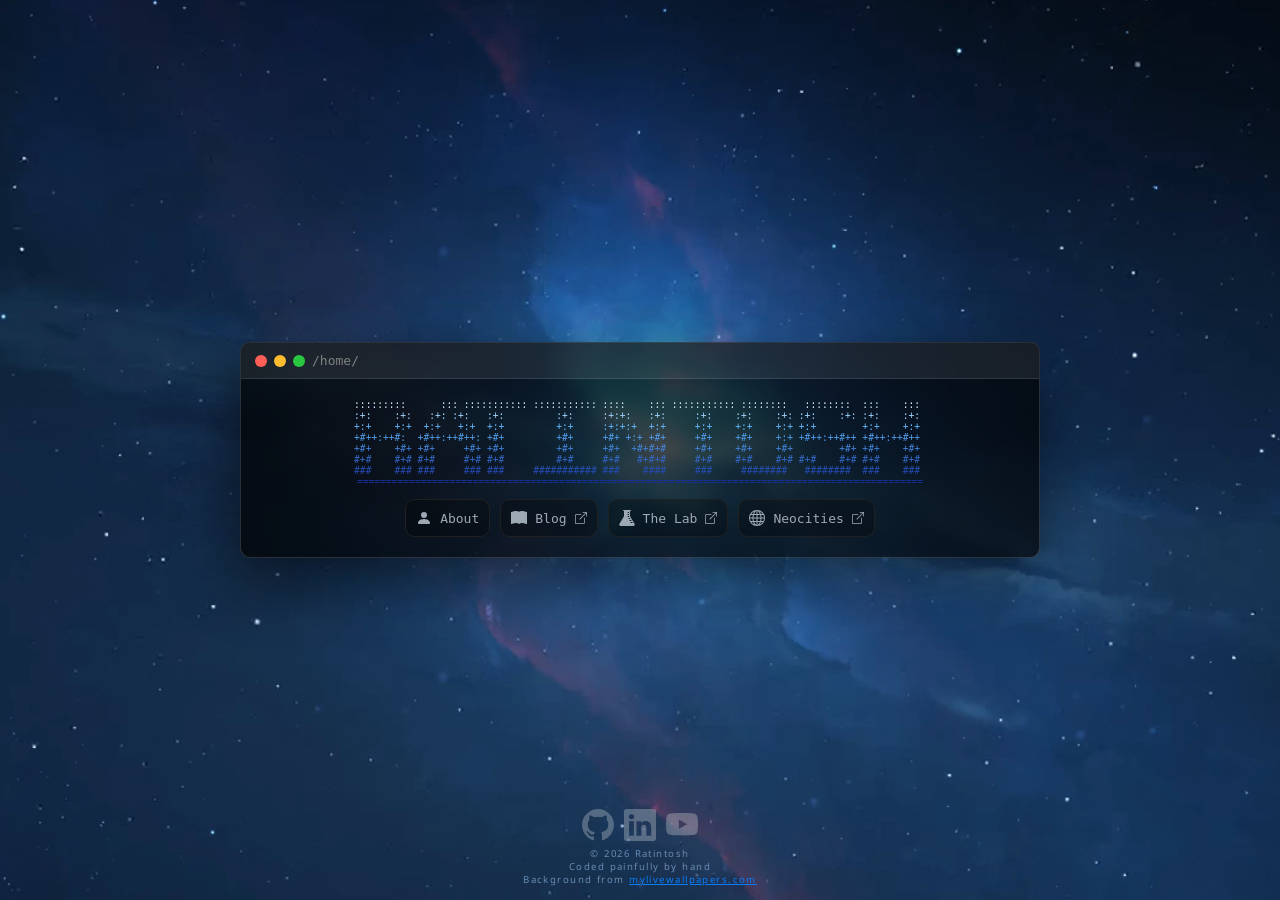
<file: index.html>
<!Doctype HTML>
<html>

<head>
    <title>Ratintosh</title>
    <meta name="viewport" content="width=device-width, initial-scale=1.0">
    <link rel="stylesheet" href="assets/css/style.css">
</head>

<body>
    <video id="bg-video" autoplay muted loop playsinline>
        <source src="assets/video/stars-compressed2.webm" type="video/webm">
    </video>
    <div id="home-page" class="terminal">
        <div class="terminal-titlebar">
            <span class="dot dot-red"></span>
            <span class="dot dot-yellow"></span>
            <span class="dot dot-green"></span>
            <span>/home/</span>
        </div>
        <div class="terminal-body center">
            <pre class="text-gradient">
:::::::::      ::: ::::::::::: ::::::::::: ::::    ::: ::::::::::: ::::::::   ::::::::  :::    ::: 
:+:    :+:   :+: :+:   :+:         :+:     :+:+:   :+:     :+:    :+:    :+: :+:    :+: :+:    :+: 
+:+    +:+  +:+   +:+  +:+         +:+     :+:+:+  +:+     +:+    +:+    +:+ +:+        +:+    +:+ 
+#++:++#:  +#++:++#++: +#+         +#+     +#+ +:+ +#+     +#+    +#+    +:+ +#++:++#++ +#++:++#++ 
+#+    +#+ +#+     +#+ +#+         +#+     +#+  +#+#+#     +#+    +#+    +#+        +#+ +#+    +#+ 
#+#    #+# #+#     #+# #+#         #+#     #+#   #+#+#     #+#    #+#    #+# #+#    #+# #+#    #+# 
###    ### ###     ### ###     ########### ###    ####     ###     ########   ########  ###    ### 
==================================================================================================
            </pre>
            <div class="buttons">
                <a class="button" href="#" id="about-btn">
                    <svg xmlns="http://www.w3.org/2000/svg" width="16" height="16" fill="currentColor"
                        class="bi bi-person-fill" viewBox="0 0 16 16">
                        <path d="M3 14s-1 0-1-1 1-4 6-4 6 3 6 4-1 1-1 1zm5-6a3 3 0 1 0 0-6 3 3 0 0 0 0 6" />
                    </svg>
                    About</a>
                <a class="button" href="https://ratintosh.neocities.org/blog/">
                    <svg xmlns="http://www.w3.org/2000/svg" width="16" height="16" fill="currentColor"
                        class="bi bi-book-fill" viewBox="0 0 16 16">
                        <path
                            d="M8 1.783C7.015.936 5.587.81 4.287.94c-1.514.153-3.042.672-3.994 1.105A.5.5 0 0 0 0 2.5v11a.5.5 0 0 0 .707.455c.882-.4 2.303-.881 3.68-1.02 1.409-.142 2.59.087 3.223.877a.5.5 0 0 0 .78 0c.633-.79 1.814-1.019 3.222-.877 1.378.139 2.8.62 3.681 1.02A.5.5 0 0 0 16 13.5v-11a.5.5 0 0 0-.293-.455c-.952-.433-2.48-.952-3.994-1.105C10.413.809 8.985.936 8 1.783" />
                    </svg>
                    Blog<svg xmlns="http://www.w3.org/2000/svg" width="12" height="12" fill="currentColor"
                        class="bi bi-box-arrow-up-right" viewBox="0 0 16 16">
                        <path fill-rule="evenodd"
                            d="M8.636 3.5a.5.5 0 0 0-.5-.5H1.5A1.5 1.5 0 0 0 0 4.5v10A1.5 1.5 0 0 0 1.5 16h10a1.5 1.5 0 0 0 1.5-1.5V7.864a.5.5 0 0 0-1 0V14.5a.5.5 0 0 1-.5.5h-10a.5.5 0 0 1-.5-.5v-10a.5.5 0 0 1 .5-.5h6.636a.5.5 0 0 0 .5-.5" />
                        <path fill-rule="evenodd"
                            d="M16 .5a.5.5 0 0 0-.5-.5h-5a.5.5 0 0 0 0 1h3.793L6.146 9.146a.5.5 0 1 0 .708.708L15 1.707V5.5a.5.5 0 0 0 1 0z" />
                    </svg></a>
                <a class="button" href="https://ratintosh.neocities.org/projects/">
                    <svg xmlns="http://www.w3.org/2000/svg" width="16" height="16" fill="currentColor"
                        class="bi bi-flask-fill" viewBox="0 0 16 16">
                        <path
                            d="M11.5 0a.5.5 0 0 1 0 1H11v5.358l4.497 7.36c.099.162.16.332.192.503l.013.063.008.083q.006.053.007.107l-.003.09q-.001.047-.005.095-.006.053-.017.106l-.016.079q-.012.049-.028.096l-.028.086a1.5 1.5 0 0 1-.17.322 1.5 1.5 0 0 1-.395.394q-.04.028-.082.054-.045.026-.095.049l-.073.035-.09.033q-.05.02-.103.034-.04.01-.08.017-.053.012-.108.021l-.006.002-.202.013H1.783l-.214-.015a1.503 1.503 0 0 1-1.066-2.268L5 6.359V1h-.5a.499.499 0 0 1-.354-.854A.5.5 0 0 1 4.5 0zm.5 12a.5.5 0 0 0 0 1h1.885l-.61-1zm-1-2a.5.5 0 0 0 0 1h1.664l-.612-1zm-1-2a.5.5 0 0 0 0 1h1.441l-.61-1zM9 6a.5.5 0 0 0 0 1h1.22l-.147-.24A.5.5 0 0 1 10 6.5V6zm0-2a.5.5 0 0 0 0 1h1V4zm0-2a.5.5 0 0 0 0 1h1V2z" />
                    </svg>
                    The Lab<svg xmlns="http://www.w3.org/2000/svg" width="12" height="12" fill="currentColor"
                        class="bi bi-box-arrow-up-right" viewBox="0 0 16 16">
                        <path fill-rule="evenodd"
                            d="M8.636 3.5a.5.5 0 0 0-.5-.5H1.5A1.5 1.5 0 0 0 0 4.5v10A1.5 1.5 0 0 0 1.5 16h10a1.5 1.5 0 0 0 1.5-1.5V7.864a.5.5 0 0 0-1 0V14.5a.5.5 0 0 1-.5.5h-10a.5.5 0 0 1-.5-.5v-10a.5.5 0 0 1 .5-.5h6.636a.5.5 0 0 0 .5-.5" />
                        <path fill-rule="evenodd"
                            d="M16 .5a.5.5 0 0 0-.5-.5h-5a.5.5 0 0 0 0 1h3.793L6.146 9.146a.5.5 0 1 0 .708.708L15 1.707V5.5a.5.5 0 0 0 1 0z" />
                    </svg></a>
                <a class="button" href="https://ratintosh.neocities.org/">
                    <svg xmlns="http://www.w3.org/2000/svg" width="16" height="16" fill="currentColor"
                        class="bi bi-globe" viewBox="0 0 16 16">
                        <path
                            d="M0 8a8 8 0 1 1 16 0A8 8 0 0 1 0 8m7.5-6.923c-.67.204-1.335.82-1.887 1.855A8 8 0 0 0 5.145 4H7.5zM4.09 4a9.3 9.3 0 0 1 .64-1.539 7 7 0 0 1 .597-.933A7.03 7.03 0 0 0 2.255 4zm-.582 3.5c.03-.877.138-1.718.312-2.5H1.674a7 7 0 0 0-.656 2.5zM4.847 5a12.5 12.5 0 0 0-.338 2.5H7.5V5zM8.5 5v2.5h2.99a12.5 12.5 0 0 0-.337-2.5zM4.51 8.5a12.5 12.5 0 0 0 .337 2.5H7.5V8.5zm3.99 0V11h2.653c.187-.765.306-1.608.338-2.5zM5.145 12q.208.58.468 1.068c.552 1.035 1.218 1.65 1.887 1.855V12zm.182 2.472a7 7 0 0 1-.597-.933A9.3 9.3 0 0 1 4.09 12H2.255a7 7 0 0 0 3.072 2.472M3.82 11a13.7 13.7 0 0 1-.312-2.5h-2.49c.062.89.291 1.733.656 2.5zm6.853 3.472A7 7 0 0 0 13.745 12H11.91a9.3 9.3 0 0 1-.64 1.539 7 7 0 0 1-.597.933M8.5 12v2.923c.67-.204 1.335-.82 1.887-1.855q.26-.487.468-1.068zm3.68-1h2.146c.365-.767.594-1.61.656-2.5h-2.49a13.7 13.7 0 0 1-.312 2.5m2.802-3.5a7 7 0 0 0-.656-2.5H12.18c.174.782.282 1.623.312 2.5zM11.27 2.461c.247.464.462.98.64 1.539h1.835a7 7 0 0 0-3.072-2.472c.218.284.418.598.597.933M10.855 4a8 8 0 0 0-.468-1.068C9.835 1.897 9.17 1.282 8.5 1.077V4z" />
                    </svg>
                    Neocities<svg xmlns="http://www.w3.org/2000/svg" width="12" height="12" fill="currentColor"
                        class="bi bi-box-arrow-up-right" viewBox="0 0 16 16">
                        <path fill-rule="evenodd"
                            d="M8.636 3.5a.5.5 0 0 0-.5-.5H1.5A1.5 1.5 0 0 0 0 4.5v10A1.5 1.5 0 0 0 1.5 16h10a1.5 1.5 0 0 0 1.5-1.5V7.864a.5.5 0 0 0-1 0V14.5a.5.5 0 0 1-.5.5h-10a.5.5 0 0 1-.5-.5v-10a.5.5 0 0 1 .5-.5h6.636a.5.5 0 0 0 .5-.5" />
                        <path fill-rule="evenodd"
                            d="M16 .5a.5.5 0 0 0-.5-.5h-5a.5.5 0 0 0 0 1h3.793L6.146 9.146a.5.5 0 1 0 .708.708L15 1.707V5.5a.5.5 0 0 0 1 0z" />
                    </svg></a>
            </div>

        </div>
    </div>

    <div id="about-page" class="terminal terminal-left about" style="display:none;">
        <div class="terminal-titlebar">
            <span class="dot dot-red"></span>
            <span class="dot dot-yellow"></span>
            <span class="dot dot-green"></span>
            <span>/about/</span>
        </div>
        <div class="terminal-body">
            <div class="about-grid">
                <img class="about-avatar" src="assets/img/pfp.gif" alt="Ratintosh profile picture" width="64"
                    height="64">
                <div class="about-content">
                    <b class="text white">Thomas Helton</b>
                    <span class="text gray">[@Ratintosh]</span>
                    <p class="text white">Computer science student interested in systems programming, UI/UX design, and
                        web development.</p>
                </div>
            </div>
            <br>
            <div class="about-grid body">
                <b class="about-title">[Skills]</b>
                <div class="about-content">
                    <img src="assets/img/badges/HTML5.png"><img src="assets/img/badges/Javascript.png"><img
                        src="assets/img/badges/CSS3.png">
                    <br>
                    <img src="assets/img/badges/Python.png"><img src="assets/img/badges/Node.js.png"><img
                        src="assets/img/badges/Java.png">
                    <br>
                    <img src="assets/img/badges/Linux.png"><img src="assets/img/badges/Godot.png">
                </div>

                <b class="about-title">[Education]</b>
                <div class="about-content">
                    <b class="text white">St. John's University</b>
                    <p class="text gray">B.Sc. in Computer Science</p>
                    <p class="text white">GPA: 3.8</p>
                </div>

                <b class="about-title">[Projects]</b>
                <div class="about-content">
                    <b class="text white">Doomverse</b>
                    <p class="text gray">Electron.js, HTML</p>
                    <p class="text white">WIP Open Source Mod Loader for DOOM, aiming to rethink the user experiences of
                        Doom mod loaders.</p>
                    <a href="https://github.com/Ratintosh/Doomverse">(View)</a>
                    <br>
                    <br>
                    <b class="text white">Cowsay.js</b>
                    <p class="text gray">Javascript</p>
                    <p class="text white">Recreation of the famous command-line tool in Javascript and HTML, with
                        support for custom ascii art.</p>
                    <a href="https://ratintosh.github.io/projects/lightcycle/">(View)</a>
                    <br>
                    <br>
                    <b class="text white">Lightcycle</b>
                    <p class="text gray">Javascript Canvas</p>
                    <p class="text white">Lightcycle game made for a highschool computer science final.</p>
                    <a href="https://ratintosh.github.io/projects/lightcycle/">(View)</a>

                </div>
            </div>
            <a href="#" id="home-btn" class="button"><svg xmlns="http://www.w3.org/2000/svg" width="16" height="16"
                        fill="currentColor" class="bi bi-house-fill" viewBox="0 0 16 16">
                        <path
                            d="M8.707 1.5a1 1 0 0 0-1.414 0L.646 8.146a.5.5 0 0 0 .708.708L8 2.207l6.646 6.647a.5.5 0 0 0 .708-.708L13 5.793V2.5a.5.5 0 0 0-.5-.5h-1a.5.5 0 0 0-.5.5v1.293z" />
                        <path d="m8 3.293 6 6V13.5a1.5 1.5 0 0 1-1.5 1.5h-9A1.5 1.5 0 0 1 2 13.5V9.293z" />
                    </svg>Home</a>
        </div>
    </div>
    <footer id="footer">
        <span>
            <div class="icons">
                <a href="https://github.com/Ratintosh">
                    <svg xmlns="http://www.w3.org/2000/svg" width="32" height="32" fill="currentColor"
                        class="bi bi-github" viewBox="0 0 16 16">
                        <path
                            d="M8 0C3.58 0 0 3.58 0 8c0 3.54 2.29 6.53 5.47 7.59.4.07.55-.17.55-.38 0-.19-.01-.82-.01-1.49-2.01.37-2.53-.49-2.69-.94-.09-.23-.48-.94-.82-1.13-.28-.15-.68-.52-.01-.53.63-.01 1.08.58 1.23.82.72 1.21 1.87.87 2.33.66.07-.52.28-.87.51-1.07-1.78-.2-3.64-.89-3.64-3.95 0-.87.31-1.59.82-2.15-.08-.2-.36-1.02.08-2.12 0 0 .67-.21 2.2.82.64-.18 1.32-.27 2-.27s1.36.09 2 .27c1.53-1.04 2.2-.82 2.2-.82.44 1.1.16 1.92.08 2.12.51.56.82 1.27.82 2.15 0 3.07-1.87 3.75-3.65 3.95.29.25.54.73.54 1.48 0 1.07-.01 1.93-.01 2.2 0 .21.15.46.55.38A8.01 8.01 0 0 0 16 8c0-4.42-3.58-8-8-8" />
                    </svg>
                </a>
                <a href="https://www.linkedin.com/in/thomas-helton-82952724b/">
                    <svg xmlns="http://www.w3.org/2000/svg" width="32" height="32" fill="currentColor"
                        class="bi bi-linkedin" viewBox="0 0 16 16">
                        <path
                            d="M0 1.146C0 .513.526 0 1.175 0h13.65C15.474 0 16 .513 16 1.146v13.708c0 .633-.526 1.146-1.175 1.146H1.175C.526 16 0 15.487 0 14.854zm4.943 12.248V6.169H2.542v7.225zm-1.2-8.212c.837 0 1.358-.554 1.358-1.248-.015-.709-.52-1.248-1.342-1.248S2.4 3.226 2.4 3.934c0 .694.521 1.248 1.327 1.248zm4.908 8.212V9.359c0-.216.016-.432.08-.586.173-.431.568-.878 1.232-.878.869 0 1.216.662 1.216 1.634v3.865h2.401V9.25c0-2.22-1.184-3.252-2.764-3.252-1.274 0-1.845.7-2.165 1.193v.025h-.016l.016-.025V6.169h-2.4c.03.678 0 7.225 0 7.225z" />
                    </svg>
                </a>
                <a href="https://www.youtube.com/@ratintosh">
                    <svg xmlns="http://www.w3.org/2000/svg" width="32" height="32" fill="currentColor"
                        class="bi bi-youtube" viewBox="0 0 16 16">
                        <path
                            d="M8.051 1.999h.089c.822.003 4.987.033 6.11.335a2.01 2.01 0 0 1 1.415 1.42c.101.38.172.883.22 1.402l.01.104.022.26.008.104c.065.914.073 1.77.074 1.957v.075c-.001.194-.01 1.108-.082 2.06l-.008.105-.009.104c-.05.572-.124 1.14-.235 1.558a2.01 2.01 0 0 1-1.415 1.42c-1.16.312-5.569.334-6.18.335h-.142c-.309 0-1.587-.006-2.927-.052l-.17-.006-.087-.004-.171-.007-.171-.007c-1.11-.049-2.167-.128-2.654-.26a2.01 2.01 0 0 1-1.415-1.419c-.111-.417-.185-.986-.235-1.558L.09 9.82l-.008-.104A31 31 0 0 1 0 7.68v-.123c.002-.215.01-.958.064-1.778l.007-.103.003-.052.008-.104.022-.26.01-.104c.048-.519.119-1.023.22-1.402a2.01 2.01 0 0 1 1.415-1.42c.487-.13 1.544-.21 2.654-.26l.17-.007.172-.006.086-.003.171-.007A100 100 0 0 1 7.858 2zM6.4 5.209v4.818l4.157-2.408z" />
                    </svg>
                </a>


            </div>
            &copy; 2026 Ratintosh
            <br>
            Coded painfully by hand
            <br>
            Background from <a href="https://mylivewallpapers.com/nature/space-live-wallpaper/">mylivewallpapers.com</a>
        </span>

    </footer>

    <script>
        var homePage = document.getElementById("home-page")
        var aboutPage = document.getElementById("about-page")
        var footer = document.getElementById("footer")
        const video = document.getElementById('bg-video');
        video.addEventListener('canplaythrough', () => {
            video.classList.add('loaded');
        });

        document.getElementById("home-btn").addEventListener('click', (e) => {
            aboutPage.style = "display:none"
            homePage.style = "display:block"
            footer.style = "display:block"
        })
        document.getElementById("about-btn").addEventListener('click', (e) => {
            homePage.style = "display:none"
            aboutPage.style = "display:block"
            footer.style = "display:none"
        })

        document.addEventListener('mousemove', (e) => {
            const xShift = ((e.clientX / window.innerWidth) - 0.5) * 20;
            const yShift = ((e.clientY / window.innerHeight) - 0.5) * 20;
            video.style.transform = `translate(${-xShift}px, ${-yShift}px)`;
        });
    </script>
</body>

</html>
</file>
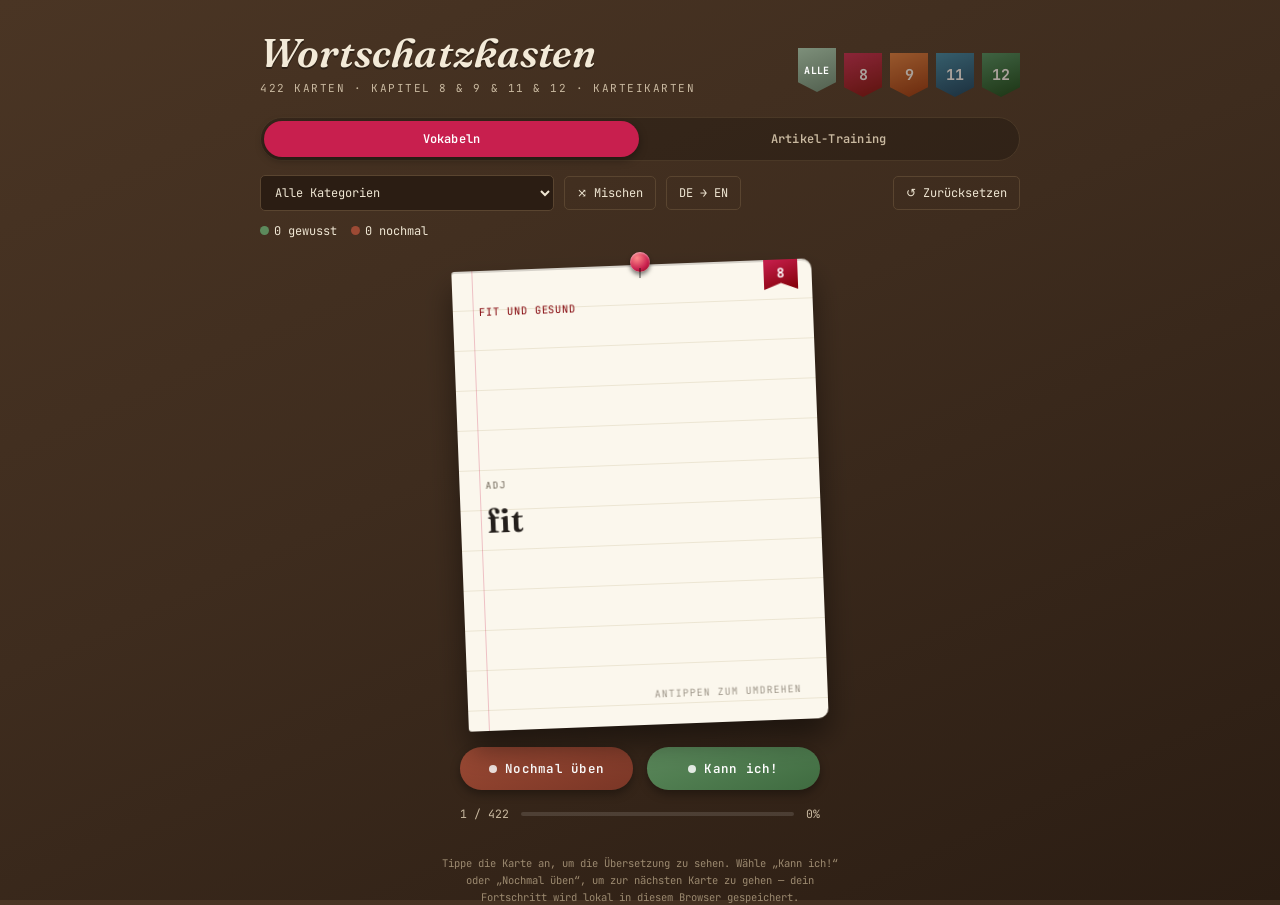
<file: projects/a12-v2.html>
<!DOCTYPE html>
<html lang="de">
<head>
<meta charset="UTF-8">
<meta name="viewport" content="width=device-width, initial-scale=1.0">
<title>Wortschatzkasten — Karteikarten</title>
<link rel="preconnect" href="https://fonts.googleapis.com">
<link href="https://fonts.googleapis.com/css2?family=Fraunces:ital,opsz,wght@0,9..144,400;0,9..144,600;1,9..144,500;1,9..144,600&family=JetBrains+Mono:wght@400;500;600;700&family=Karla:ital,wght@0,400;0,500;0,600;0,700;1,400&display=swap" rel="stylesheet">
<style>
  :root{
    --cork:#3E2C1E;
    --cork-dark:#2B1D13;
    --cork-hi:#4A3524;
    --card:#FBF7ED;
    --card-edge:#E7DFC9;
    --card-line:#DCD3B8;
    --ink:#241F1C;
    --ink-soft:#6B6153;
    --paper-shadow: rgba(0,0,0,.45);
    --crimson:#C81F4E;
    --crimson-dark:#9C1740;
    --amber:#E0812E;
    --amber-dark:#B4611B;
    --sage:#5C8A5C;
    --sage-dark:#3F6B40;
    --rust:#9C4A34;
    --rust-dark:#7A3626;
    --accent: var(--crimson);
    --accent-dark: var(--crimson-dark);
    --focus: #F2C744;
  }

  *{box-sizing:border-box;}
  html,body{height:100%;}
  body{
    margin:0;
    font-family:'Karla', sans-serif;
    color:var(--ink);
    background:
      radial-gradient(circle at 15% 20%, rgba(0,0,0,.12) 0, transparent 3%),
      radial-gradient(circle at 82% 12%, rgba(0,0,0,.10) 0, transparent 2.6%),
      radial-gradient(circle at 40% 78%, rgba(0,0,0,.10) 0, transparent 2.4%),
      radial-gradient(circle at 68% 55%, rgba(0,0,0,.08) 0, transparent 2%),
      radial-gradient(circle at 25% 60%, rgba(0,0,0,.09) 0, transparent 2.2%),
      radial-gradient(circle at 90% 80%, rgba(0,0,0,.10) 0, transparent 2.4%),
      radial-gradient(circle at 55% 30%, rgba(0,0,0,.08) 0, transparent 2%),
      linear-gradient(155deg, var(--cork-hi), var(--cork) 45%, var(--cork-dark) 100%);
    background-size: 3px 3px, 4px 4px, 3px 3px, 4px 4px, 3px 3px, 4px 4px, 3px 3px, cover;
    min-height:100vh;
    display:flex;
    flex-direction:column;
    align-items:center;
    padding: 28px 16px 60px;
    transition: background .5s ease;
  }

  /* ---------- header ---------- */
  .masthead{
    width:100%;
    max-width:760px;
    display:flex;
    align-items:flex-end;
    justify-content:space-between;
    gap:16px;
    margin-bottom:22px;
    flex-wrap:wrap;
  }
  .masthead h1{
    font-family:'Fraunces', serif;
    font-weight:600;
    font-style:italic;
    color:#F3EAD8;
    font-size:clamp(28px, 5vw, 40px);
    margin:0;
    letter-spacing:.2px;
    text-shadow: 0 2px 0 rgba(0,0,0,.35);
  }
  .masthead .sub{
    font-family:'JetBrains Mono', monospace;
    font-size:11px;
    color:#C9B9A0;
    letter-spacing:.14em;
    text-transform:uppercase;
    margin-top:4px;
  }

  .chapter-tabs{
    display:flex;
    gap:8px;
  }
  .chapter-tab{
    position:relative;
    font-family:'JetBrains Mono', monospace;
    font-weight:700;
    font-size:15px;
    color:#fff;
    width:38px;
    height:44px;
    display:flex;
    align-items:center;
    justify-content:center;
    border:none;
    cursor:pointer;
    clip-path: polygon(0 0, 100% 0, 100% 78%, 50% 100%, 0 78%);
    box-shadow: 0 3px 6px rgba(0,0,0,.4);
    opacity:.55;
    transform: translateY(2px);
    transition: transform .15s ease, opacity .15s ease, box-shadow .15s ease;
  }
  .chapter-tab[data-ch="all"]{ background: linear-gradient(160deg, #7d8f7a, #52604f); font-size:10px; letter-spacing:.03em;}
  .chapter-tab.active{ opacity:1; transform: translateY(-3px); box-shadow: 0 6px 12px rgba(0,0,0,.45); }
  .chapter-tab:focus-visible{ outline:3px solid var(--focus); outline-offset:2px; }

  /* ---------- mode tabs ---------- */
  .mode-tabs{
    width:100%;
    max-width:760px;
    display:flex;
    gap:2px;
    margin-bottom:14px;
    background: rgba(0,0,0,.22);
    border-radius:22px;
    padding:3px;
    border:1px solid #4a3826;
  }
  .mode-tab{
    flex:1;
    font-family:'JetBrains Mono', monospace;
    font-size:12px;
    font-weight:600;
    letter-spacing:.02em;
    color:#C9B9A0;
    background:transparent;
    border:none;
    border-radius:18px;
    padding:10px 14px;
    cursor:pointer;
    transition: background .18s ease, color .18s ease;
  }
  .mode-tab.active{
    background: var(--accent);
    color:#fff;
    box-shadow: 0 3px 8px rgba(0,0,0,.35);
  }
  .mode-tab:hover:not(.active){ color:#EFE6D3; }
  .mode-tab:focus-visible{ outline:3px solid var(--focus); outline-offset:2px; }

  /* ---------- controls strip ---------- */
  .controls{
    width:100%;
    max-width:760px;
    display:flex;
    flex-wrap:wrap;
    gap:10px;
    align-items:center;
    margin-bottom:26px;
    font-family:'JetBrains Mono', monospace;
  }
  .controls select{
    font-family:'JetBrains Mono', monospace;
    font-size:12px;
    background: #2B1D13;
    color:#EFE6D3;
    border:1px solid #5A4530;
    border-radius:5px;
    padding:8px 10px;
    cursor:pointer;
  }
  .controls select:focus-visible{ outline:3px solid var(--focus); outline-offset:1px; }
  .icon-btn{
    font-family:'JetBrains Mono', monospace;
    font-size:12px;
    background: transparent;
    color:#EFE6D3;
    border:1px solid #5A4530;
    border-radius:5px;
    padding:8px 12px;
    cursor:pointer;
    display:flex;
    align-items:center;
    gap:6px;
    transition: background .15s ease, border-color .15s ease;
  }
  .icon-btn:hover{ background: rgba(255,255,255,.06); border-color:#8a6f4d; }
  .icon-btn:focus-visible{ outline:3px solid var(--focus); outline-offset:1px; }
  .spacer{ flex:1; }

  .tally{
    font-family:'JetBrains Mono', monospace;
    font-size:12px;
    color:#EFE6D3;
    display:flex;
    gap:14px;
    align-items:center;
  }
  .tally span.dot{ width:9px; height:9px; border-radius:50%; display:inline-block; margin-right:5px; }

  /* ---------- stage ---------- */
  .stage{
    width:100%;
    max-width:420px;
    display:flex;
    flex-direction:column;
    align-items:center;
  }
  .card-frame{
    perspective:1400px;
    width:100%;
    max-width:360px;
    height:460px;
    position:relative;
    margin-bottom:8px;
  }
  .pin{
    position:absolute;
    top:-13px;
    left:50%;
    transform:translateX(-50%);
    width:20px;
    height:20px;
    border-radius:50%;
    background: radial-gradient(circle at 35% 30%, #ff8a8a, var(--accent) 60%, var(--accent-dark) 100%);
    box-shadow: 0 3px 4px rgba(0,0,0,.5), inset 0 1px 2px rgba(255,255,255,.5);
    z-index:5;
    transition: background .3s ease;
  }
  .pin::after{
    content:"";
    position:absolute;
    top:16px; left:50%;
    transform:translateX(-50%);
    width:2px; height:10px;
    background: rgba(0,0,0,.35);
    filter: blur(.5px);
  }

  .card{
    width:100%;
    height:100%;
    position:relative;
    transform-style: preserve-3d;
    transition: transform .55s cubic-bezier(.2,.9,.25,1);
    cursor:pointer;
    transform: rotate(var(--tilt, -1.2deg));
  }
  .card.flipped{ transform: rotate(var(--tilt, -1.2deg)) rotateY(180deg); }
  .card:focus-visible{ outline:3px solid var(--focus); outline-offset:6px; }

  .face{
    position:absolute;
    inset:0;
    backface-visibility:hidden;
    background: var(--card);
    border-radius: 3px 10px 10px 3px;
    box-shadow:
      0 18px 30px var(--paper-shadow),
      0 2px 0 rgba(0,0,0,.15) inset;
    background-image: repeating-linear-gradient(
        to bottom,
        transparent 0, transparent 39px,
        var(--card-line) 40px
      );
    padding: 34px 26px 24px;
    display:flex;
    flex-direction:column;
  }
  .face.back{ transform: rotateY(180deg); }

  .face::before{ /* left punch margin line, like ruled paper */
    content:"";
    position:absolute;
    left:20px; top:0; bottom:0;
    width:1px;
    background: rgba(200,31,78,.25);
  }

  .tab-flap{
    position:absolute;
    top:0;
    right:14px;
    width:34px;
    height:30px;
    background: linear-gradient(160deg, var(--accent), var(--accent-dark));
    clip-path: polygon(0 0, 100% 0, 100% 100%, 50% 78%, 0 100%);
    display:flex;
    align-items:flex-start;
    justify-content:center;
    padding-top:5px;
    font-family:'JetBrains Mono', monospace;
    font-weight:700;
    font-size:13px;
    color:#fff;
    box-shadow: 0 2px 5px rgba(0,0,0,.3);
  }

  .cat-label{
    font-family:'JetBrains Mono', monospace;
    font-size:10.5px;
    letter-spacing:.09em;
    text-transform:uppercase;
    color: var(--accent-dark);
    margin-bottom:6px;
    padding-right:40px;
  }
  .pos-label{
    font-family:'JetBrains Mono', monospace;
    font-size:9.5px;
    letter-spacing:.08em;
    text-transform:uppercase;
    color: var(--ink-soft);
    margin-bottom:auto;
  }

  .word-wrap{
    flex:1;
    display:flex;
    flex-direction:column;
    justify-content:center;
    align-items:flex-start;
    gap:10px;
  }
  .article-row{
    display:flex;
    align-items:baseline;
    gap:10px;
    flex-wrap:wrap;
  }
  .article{
    font-family:'JetBrains Mono', monospace;
    font-weight:600;
    font-size:15px;
    padding:2px 8px;
    border-radius:4px;
    color:#fff;
  }
  .article.der{ background:#3D5A80; }
  .article.die{ background:#B5405A; }
  .article.das{ background:#4C7C4A; }
  .article.dd{ background:#8a6f4d; font-size:11px; }
  .article.big{
    font-size:22px;
    padding:6px 16px;
    border-radius:8px;
    box-shadow: 0 3px 8px rgba(0,0,0,.2);
  }
  .article-reveal-row{
    display:flex;
    align-items:center;
    gap:12px;
    margin-bottom:12px;
  }
  .noun-gloss{
    font-family:'Karla', sans-serif;
    font-style:italic;
    font-size:14px;
    color: var(--ink-soft);
    margin-top:auto;
    padding-top:10px;
    border-top:1px solid var(--card-edge);
  }

  .german-word{
    font-family:'Fraunces', serif;
    font-weight:600;
    font-size: clamp(26px, 7vw, 34px);
    line-height:1.12;
    color:var(--ink);
  }
  .plural-tag{
    font-family:'JetBrains Mono', monospace;
    font-size:13px;
    color: var(--ink-soft);
  }
  .example-front{
    font-family:'Karla', sans-serif;
    font-style:italic;
    font-size:13px;
    color: var(--ink-soft);
    margin-top:2px;
  }
  .flip-hint{
    font-family:'JetBrains Mono', monospace;
    font-size:10px;
    letter-spacing:.1em;
    text-transform:uppercase;
    color: var(--ink-soft);
    opacity:.65;
    align-self:flex-end;
  }

  .english-word{
    font-family:'Fraunces', serif;
    font-weight:500;
    font-style:italic;
    font-size: clamp(22px, 6vw, 28px);
    color:var(--ink);
    margin-bottom:14px;
  }
  .back .cat-label{ padding-right:40px; }
  .example-back{
    font-family:'Karla', sans-serif;
    font-size:14px;
    color: var(--ink-soft);
    border-left:2px solid var(--card-edge);
    padding-left:10px;
    margin-top:auto;
    line-height:1.5;
  }
  .example-back .lbl{
    display:block;
    font-family:'JetBrains Mono', monospace;
    font-size:9.5px;
    letter-spacing:.1em;
    text-transform:uppercase;
    color: var(--accent-dark);
    margin-bottom:4px;
  }

  /* ---------- rating buttons ---------- */
  .rate-row{
    display:flex;
    gap:14px;
    margin-top:14px;
    width:100%;
    max-width:360px;
  }
  .rate-btn{
    flex:1;
    font-family:'JetBrains Mono', monospace;
    font-weight:600;
    font-size:12.5px;
    letter-spacing:.02em;
    padding:13px 8px;
    border-radius:24px;
    border:none;
    cursor:pointer;
    color:#fff;
    display:flex;
    align-items:center;
    justify-content:center;
    gap:8px;
    box-shadow: 0 4px 10px rgba(0,0,0,.35);
    transition: transform .12s ease, box-shadow .12s ease, opacity .2s ease;
  }
  .rate-btn:disabled{ opacity:.35; cursor:not-allowed; }
  .rate-btn:not(:disabled):hover{ transform: translateY(-2px); box-shadow: 0 7px 14px rgba(0,0,0,.4); }
  .rate-btn:focus-visible{ outline:3px solid var(--focus); outline-offset:2px; }
  .rate-btn.again{ background: linear-gradient(160deg, var(--rust), var(--rust-dark)); }
  .rate-btn.know{ background: linear-gradient(160deg, var(--sage), var(--sage-dark)); }
  .rate-btn .pindot{ width:8px; height:8px; border-radius:50%; background:rgba(255,255,255,.85); }

  .progress-row{
    width:100%;
    max-width:360px;
    display:flex;
    align-items:center;
    justify-content:space-between;
    margin-top:16px;
    font-family:'JetBrains Mono', monospace;
    font-size:11.5px;
    color:#C9B9A0;
  }
  .progress-track{
    flex:1;
    height:4px;
    background: rgba(255,255,255,.12);
    border-radius:2px;
    margin:0 12px;
    overflow:hidden;
  }
  .progress-fill{
    height:100%;
    background: var(--accent);
    width:0%;
    transition: width .3s ease, background .3s ease;
  }

  .empty-state{
    text-align:center;
    color:#EFE6D3;
    font-family:'Karla', sans-serif;
    padding:60px 20px;
    max-width:360px;
  }
  .empty-state h2{
    font-family:'Fraunces', serif;
    font-style:italic;
    font-weight:500;
    font-size:26px;
    margin-bottom:8px;
  }
  .empty-state button{
    margin-top:18px;
    font-family:'JetBrains Mono', monospace;
    background: var(--accent);
    color:#fff;
    border:none;
    padding:10px 18px;
    border-radius:20px;
    cursor:pointer;
    font-size:12.5px;
  }

  footer{
    margin-top:34px;
    font-family:'JetBrains Mono', monospace;
    font-size:10.5px;
    color:#9C8A70;
    text-align:center;
    max-width:400px;
    line-height:1.6;
  }

  @media (prefers-reduced-motion: reduce){
    .card, .rate-btn, .chapter-tab, .progress-fill{ transition:none !important; }
  }

  @media (max-width:420px){
    .card-frame{ height:420px; }
    .controls{ justify-content:flex-start; }
  }
</style>
</head>
<body>

  <div class="masthead">
    <div>
      <h1>Wortschatzkasten</h1>
      <div class="sub" id="subtitle">Kapitel 8, 9, 11 &amp; 12 · Karteikarten</div>
    </div>
    <div class="chapter-tabs" role="group" aria-label="Kapitel wählen" id="chapterTabs">
      <!-- populated dynamically from VOCAB_DATA -->
    </div>
  </div>

  <div class="mode-tabs" role="group" aria-label="Übungsmodus wählen">
    <button class="mode-tab active" id="mode-translate" data-mode="translate">Vokabeln</button>
    <button class="mode-tab" id="mode-article" data-mode="article">Artikel-Training</button>
  </div>

  <div class="controls">
    <select id="categorySelect" aria-label="Kategorie filtern">
      <option value="all">Alle Kategorien</option>
    </select>
    <button class="icon-btn" id="shuffleBtn" title="Mischen">⤨ Mischen</button>
    <button class="icon-btn" id="dirBtn" title="Richtung umkehren">DE → EN</button>
    <div class="spacer"></div>
    <button class="icon-btn" id="resetBtn" title="Fortschritt zurücksetzen">↺ Zurücksetzen</button>
  </div>

  <div class="controls" style="margin-top:-14px;">
    <div class="tally" id="tally">
      <span><span class="dot" style="background:var(--sage)"></span><span id="knowCount">0</span> gewusst</span>
      <span><span class="dot" style="background:var(--rust)"></span><span id="learnCount">0</span> nochmal</span>
    </div>
  </div>

  <div class="stage" id="stage">
    <div class="card-frame" id="cardFrame">
      <div class="pin" id="pin"></div>
      <div class="card" id="card" tabindex="0" role="button" aria-label="Karteikarte umdrehen">
        <div class="face front">
          <div class="tab-flap" id="tabFlapFront">8</div>
          <div class="cat-label" id="catLabelFront">—</div>
          <div class="word-wrap" id="frontWrap"></div>
          <div class="flip-hint">antippen zum umdrehen</div>
        </div>
        <div class="face back">
          <div class="tab-flap" id="tabFlapBack">8</div>
          <div class="cat-label" id="catLabelBack">—</div>
          <div class="word-wrap" id="backWrap"></div>
        </div>
      </div>
    </div>

    <div class="rate-row">
      <button class="rate-btn again" id="againBtn"><span class="pindot"></span>Nochmal üben</button>
      <button class="rate-btn know" id="knowBtn"><span class="pindot"></span>Kann ich!</button>
    </div>

    <div class="progress-row">
      <span id="progressLabel">1 / 1</span>
      <div class="progress-track"><div class="progress-fill" id="progressFill"></div></div>
      <span id="progressPct">0%</span>
    </div>
  </div>

  <footer>
    Tippe die Karte an, um die Übersetzung zu sehen. Wähle „Kann ich!“ oder „Nochmal üben“, um zur nächsten Karte zu gehen — dein Fortschritt wird lokal in diesem Browser gespeichert.
  </footer>

<script>
const VOCAB_DATA = {"chapters": [{"number": 8, "title": "Fit und gesund", "accent": "#C81F4E", "categories": [{"name": "fit und gesund", "words": [{"de": "fit", "article": null, "plural": null, "en": "fit", "example": null, "pos": "adj"}, {"de": "sportlich", "article": null, "plural": null, "en": "athletic, sporty", "example": null, "pos": "adj"}, {"de": "Sportlerin", "article": "die", "plural": "-nen", "en": "female athlete", "example": null, "pos": "noun"}, {"de": "gesund leben", "article": null, "plural": null, "en": "to live a healthy life", "example": null, "pos": "phrase"}, {"de": "anziehen", "article": null, "plural": null, "en": "to put on (clothes)", "example": "die Sportschuhe anziehen", "pos": "verb"}, {"de": "weitermachen", "article": null, "plural": null, "en": "to continue, carry on", "example": null, "pos": "verb"}, {"de": "schaffen", "article": null, "plural": null, "en": "to manage, get done", "example": null, "pos": "verb"}, {"de": "egal", "article": null, "plural": null, "en": "doesn't matter", "example": "Egal, ich schaffe das.", "pos": "adj"}, {"de": "regelmäßig", "article": null, "plural": null, "en": "regularly", "example": "regelmäßig Sport machen", "pos": "adj"}, {"de": "täglich", "article": null, "plural": null, "en": "daily", "example": null, "pos": "adj"}, {"de": "faul", "article": null, "plural": null, "en": "lazy", "example": null, "pos": "adj"}, {"de": "aktiv", "article": null, "plural": null, "en": "active", "example": null, "pos": "adj"}, {"de": "gefährlich", "article": null, "plural": null, "en": "dangerous", "example": null, "pos": "adj"}, {"de": "müde", "article": null, "plural": null, "en": "tired", "example": null, "pos": "adj"}, {"de": "hungrig", "article": null, "plural": null, "en": "hungry", "example": null, "pos": "adj"}, {"de": "richtig", "article": null, "plural": null, "en": "really, properly", "example": "Ich bin richtig hungrig.", "pos": "adv"}, {"de": "vergessen", "article": null, "plural": null, "en": "to forget", "example": "er vergisst", "pos": "verb"}, {"de": "vermissen", "article": null, "plural": null, "en": "to miss (someone/something)", "example": null, "pos": "verb"}, {"de": "Süßigkeit", "article": "die", "plural": "-en", "en": "sweet, candy", "example": null, "pos": "noun"}, {"de": "mindestens", "article": null, "plural": null, "en": "at least", "example": null, "pos": "adv"}]}, {"name": "persönliche Angaben", "words": [{"de": "Alter", "article": "das", "plural": "(Sg.)", "en": "age", "example": null, "pos": "noun"}, {"de": "Größe", "article": "die", "plural": "-n", "en": "height, size", "example": null, "pos": "noun"}, {"de": "Gewicht", "article": "das", "plural": "(Sg.)", "en": "weight", "example": null, "pos": "noun"}, {"de": "wiegen", "article": null, "plural": null, "en": "to weigh", "example": null, "pos": "verb"}, {"de": "schwer", "article": null, "plural": null, "en": "heavy", "example": "Wie schwer ist er?", "pos": "adj"}]}, {"name": "Körperteile", "words": [{"de": "Körper", "article": "der", "plural": "-", "en": "body", "example": null, "pos": "noun"}, {"de": "Kopf", "article": "der", "plural": "¨e", "en": "head", "example": null, "pos": "noun"}, {"de": "Hals", "article": "der", "plural": "¨e", "en": "neck, throat", "example": null, "pos": "noun"}, {"de": "Bauch", "article": "der", "plural": "¨e", "en": "stomach, belly", "example": null, "pos": "noun"}, {"de": "Rücken", "article": "der", "plural": "-", "en": "back", "example": null, "pos": "noun"}, {"de": "Arm", "article": "der", "plural": "-e", "en": "arm", "example": null, "pos": "noun"}, {"de": "Hand", "article": "die", "plural": "¨e", "en": "hand", "example": null, "pos": "noun"}, {"de": "Finger", "article": "der", "plural": "-", "en": "finger", "example": null, "pos": "noun"}, {"de": "Bein", "article": "das", "plural": "-e", "en": "leg", "example": null, "pos": "noun"}, {"de": "Knie", "article": "das", "plural": "-", "en": "knee", "example": null, "pos": "noun"}, {"de": "Fuß", "article": "der", "plural": "¨e", "en": "foot", "example": null, "pos": "noun"}, {"de": "Gesicht", "article": "das", "plural": "-er", "en": "face", "example": null, "pos": "noun"}, {"de": "Mund", "article": "der", "plural": "¨er", "en": "mouth", "example": null, "pos": "noun"}, {"de": "Zahn", "article": "der", "plural": "¨e", "en": "tooth", "example": null, "pos": "noun"}, {"de": "Auge", "article": "das", "plural": "-n", "en": "eye", "example": null, "pos": "noun"}, {"de": "Ohr", "article": "das", "plural": "-en", "en": "ear", "example": null, "pos": "noun"}, {"de": "Nase", "article": "die", "plural": "-n", "en": "nose", "example": null, "pos": "noun"}, {"de": "riechen", "article": null, "plural": null, "en": "to smell", "example": null, "pos": "verb"}, {"de": "Haar", "article": "das", "plural": "-e", "en": "hair", "example": null, "pos": "noun"}]}, {"name": "nach dem Unfall", "words": [{"de": "Unfall", "article": "der", "plural": "¨e", "en": "accident", "example": null, "pos": "noun"}, {"de": "Verletzte", "article": "der/die", "plural": "-n", "en": "injured person", "example": null, "pos": "noun"}, {"de": "verletzt", "article": null, "plural": null, "en": "injured", "example": null, "pos": "adj"}, {"de": "weh tun", "article": null, "plural": null, "en": "to hurt", "example": "es tut weh", "pos": "verb"}, {"de": "Schmerz", "article": "der", "plural": "-en", "en": "pain", "example": null, "pos": "noun"}, {"de": "Wunde", "article": "die", "plural": "-n", "en": "wound", "example": null, "pos": "noun"}, {"de": "sauber machen", "article": null, "plural": null, "en": "to clean", "example": null, "pos": "phrase"}, {"de": "Verband", "article": "der", "plural": "¨e", "en": "bandage", "example": null, "pos": "noun"}, {"de": "Pflaster", "article": "das", "plural": "-", "en": "plaster, band-aid", "example": null, "pos": "noun"}, {"de": "Salbe", "article": "die", "plural": "-n", "en": "ointment", "example": null, "pos": "noun"}, {"de": "Rezept", "article": "das", "plural": "-e", "en": "prescription", "example": null, "pos": "noun"}, {"de": "bekommen", "article": null, "plural": null, "en": "to get, receive", "example": "Frau Pohn bekommt ein Rezept.", "pos": "verb"}, {"de": "Apotheke", "article": "die", "plural": "-n", "en": "pharmacy", "example": null, "pos": "noun"}, {"de": "bewegen", "article": null, "plural": null, "en": "to move", "example": "Bewegen Sie das Bein nur wenig.", "pos": "verb"}, {"de": "sollen", "article": null, "plural": null, "en": "should, to be supposed to", "example": "er soll — Ich soll den Verband wechseln.", "pos": "verb"}, {"de": "Gute Besserung!", "article": null, "plural": null, "en": "Get well soon!", "example": null, "pos": "phrase"}]}, {"name": "Besuch beim Arzt", "words": [{"de": "Doktor", "article": "der", "plural": "-en", "en": "doctor", "example": null, "pos": "noun"}, {"de": "Krankheit", "article": "die", "plural": "-en", "en": "illness", "example": null, "pos": "noun"}, {"de": "Schnupfen", "article": "der", "plural": "-", "en": "cold, runny nose", "example": null, "pos": "noun"}, {"de": "Fieber", "article": "das", "plural": "(Sg.)", "en": "fever", "example": null, "pos": "noun"}, {"de": "husten", "article": null, "plural": null, "en": "to cough", "example": null, "pos": "verb"}, {"de": "erkältet sein", "article": null, "plural": null, "en": "to have a cold", "example": null, "pos": "phrase"}, {"de": "total", "article": null, "plural": null, "en": "totally", "example": "Ich bin total erkältet.", "pos": "adv"}, {"de": "schlecht", "article": null, "plural": null, "en": "bad, unwell", "example": "Mir ist schlecht.", "pos": "adj"}, {"de": "...schmerzen", "article": "die", "plural": "(Pl.)", "en": "...ache", "example": "Halsschmerzen, Kopfschmerzen ...", "pos": "noun"}, {"de": "dürfen", "article": null, "plural": null, "en": "to be allowed to, may", "example": "er darf — Ich darf nicht baden.", "pos": "verb"}, {"de": "erlaubt", "article": null, "plural": null, "en": "allowed, permitted", "example": null, "pos": "adj"}, {"de": "verboten", "article": null, "plural": null, "en": "forbidden", "example": null, "pos": "adj"}, {"de": "rauchen", "article": null, "plural": null, "en": "to smoke", "example": "Rauchen Sie nicht!", "pos": "verb"}, {"de": "ein Medikament nehmen", "article": null, "plural": null, "en": "to take medicine", "example": null, "pos": "phrase"}, {"de": "Tablette", "article": "die", "plural": "-n", "en": "tablet, pill", "example": null, "pos": "noun"}, {"de": "Saft", "article": "der", "plural": "¨e", "en": "juice", "example": null, "pos": "noun"}, {"de": "gegen", "article": null, "plural": null, "en": "against, for", "example": "Er nimmt einen Saft gegen den Husten.", "pos": "prep"}, {"de": "Tropfen", "article": "der", "plural": "-", "en": "drop", "example": null, "pos": "noun"}, {"de": "Spritze", "article": "die", "plural": "-n", "en": "injection, shot", "example": null, "pos": "noun"}, {"de": "Hausmittel", "article": "das", "plural": "-", "en": "home remedy", "example": null, "pos": "noun"}, {"de": "Kontrolle", "article": "die", "plural": "-n", "en": "check-up", "example": null, "pos": "noun"}, {"de": "Danke für Ihre Hilfe!", "article": null, "plural": null, "en": "Thank you for your help!", "example": null, "pos": "phrase"}]}, {"name": "im Krankenhaus", "words": [{"de": "Notarzt", "article": "der", "plural": "¨e", "en": "emergency doctor", "example": null, "pos": "noun"}, {"de": "Physiotherapeutin", "article": "die", "plural": "-nen", "en": "physiotherapist (f.)", "example": null, "pos": "noun"}, {"de": "Übung", "article": "die", "plural": "-en", "en": "exercise", "example": "Ich zeige den Patienten Übungen.", "pos": "noun"}, {"de": "Krankenpfleger", "article": "der", "plural": "-", "en": "male nurse", "example": null, "pos": "noun"}, {"de": "Laborantin", "article": "die", "plural": "-nen", "en": "lab technician (f.)", "example": null, "pos": "noun"}, {"de": "untersuchen", "article": null, "plural": null, "en": "to examine", "example": null, "pos": "verb"}, {"de": "Blut", "article": "das", "plural": "(Sg.)", "en": "blood", "example": null, "pos": "noun"}]}, {"name": "im Kurs", "words": [{"de": "wiederholen", "article": null, "plural": null, "en": "to repeat", "example": null, "pos": "verb"}, {"de": "aufschreiben", "article": null, "plural": null, "en": "to write down", "example": null, "pos": "verb"}, {"de": "vorlesen", "article": null, "plural": null, "en": "to read aloud", "example": "er liest vor", "pos": "verb"}, {"de": "aufmachen", "article": null, "plural": null, "en": "to open", "example": null, "pos": "verb"}, {"de": "Tafel", "article": "die", "plural": "-n", "en": "blackboard", "example": null, "pos": "noun"}, {"de": "Fenster", "article": "das", "plural": "-", "en": "window", "example": "Mach bitte das Fenster auf.", "pos": "noun"}, {"de": "leise", "article": null, "plural": null, "en": "quiet, soft", "example": null, "pos": "adj"}, {"de": "ruhig", "article": null, "plural": null, "en": "calm, quiet", "example": null, "pos": "adj"}]}, {"name": "andere wichtige Wörter und Wendungen", "words": [{"de": "Ergebnis", "article": "das", "plural": "-se", "en": "result", "example": null, "pos": "noun"}, {"de": "anstrengend", "article": null, "plural": null, "en": "strenuous, tiring", "example": "Die Arbeit ist anstrengend.", "pos": "adj"}, {"de": "Freizeit", "article": "die", "plural": "(Sg.)", "en": "free time", "example": null, "pos": "noun"}, {"de": "Experiment", "article": "das", "plural": "-e", "en": "experiment", "example": null, "pos": "noun"}, {"de": "Tipp", "article": "der", "plural": "-s", "en": "tip", "example": null, "pos": "noun"}, {"de": "jemand", "article": null, "plural": null, "en": "someone", "example": "Hat jemand einen Tipp für mich?", "pos": "pron"}, {"de": "einschlafen", "article": null, "plural": null, "en": "to fall asleep", "example": "er schläft ein", "pos": "verb"}, {"de": "versuchen", "article": null, "plural": null, "en": "to try", "example": null, "pos": "verb"}, {"de": "baden", "article": null, "plural": null, "en": "to bathe", "example": null, "pos": "verb"}, {"de": "glücklich", "article": null, "plural": null, "en": "happy", "example": null, "pos": "adj"}, {"de": "perfekt", "article": null, "plural": null, "en": "perfect", "example": "Für mich ist das perfekt.", "pos": "adj"}, {"de": "sofort", "article": null, "plural": null, "en": "immediately", "example": null, "pos": "adv"}, {"de": "Hurra!", "article": null, "plural": null, "en": "Hooray!", "example": null, "pos": "phrase"}, {"de": "sicher", "article": null, "plural": null, "en": "certain, sure", "example": "Ich bin sicher die Erste.", "pos": "adj"}, {"de": "App", "article": "die", "plural": "-s", "en": "app", "example": null, "pos": "noun"}]}]}, {"number": 9, "title": "Wohnen", "accent": "#E07B39", "categories": [{"name": "Wohnformen", "words": [{"de": "Wohnung", "article": "die", "plural": "-en", "en": "apartment, flat", "example": null, "pos": "noun"}, {"de": "Hochhaus", "article": "das", "plural": "¨er", "en": "high-rise building", "example": null, "pos": "noun"}, {"de": "WG", "article": "die", "plural": "-s", "en": "shared flat", "example": "die Wohngemeinschaft", "pos": "noun"}, {"de": "Apartment", "article": "das", "plural": "-s", "en": "apartment, studio", "example": null, "pos": "noun"}, {"de": "Reihenhaus", "article": "das", "plural": "¨er", "en": "row house, terraced house", "example": null, "pos": "noun"}]}, {"name": "Zimmer", "words": [{"de": "Raum", "article": "der", "plural": "¨e", "en": "room, space", "example": null, "pos": "noun"}, {"de": "Bad", "article": "das", "plural": "¨er", "en": "bathroom", "example": null, "pos": "noun"}, {"de": "Dusche", "article": "die", "plural": "-n", "en": "shower", "example": null, "pos": "noun"}, {"de": "Flur", "article": "der", "plural": "-e", "en": "hallway", "example": null, "pos": "noun"}, {"de": "Küche", "article": "die", "plural": "-n", "en": "kitchen", "example": null, "pos": "noun"}, {"de": "Schlafzimmer", "article": "das", "plural": "-", "en": "bedroom", "example": null, "pos": "noun"}, {"de": "Wohnzimmer", "article": "das", "plural": "-", "en": "living room", "example": null, "pos": "noun"}, {"de": "Kinderzimmer", "article": "das", "plural": "-", "en": "children's room", "example": null, "pos": "noun"}, {"de": "Balkon", "article": "der", "plural": "-e", "en": "balcony", "example": null, "pos": "noun"}, {"de": "Terrasse", "article": "die", "plural": "-n", "en": "terrace, patio", "example": null, "pos": "noun"}, {"de": "Garten", "article": "der", "plural": "¨", "en": "garden", "example": null, "pos": "noun"}, {"de": "Treppe", "article": "die", "plural": "-n", "en": "stairs", "example": null, "pos": "noun"}, {"de": "Tür", "article": "die", "plural": "-en", "en": "door", "example": null, "pos": "noun"}, {"de": "Decke", "article": "die", "plural": "-n", "en": "ceiling", "example": null, "pos": "noun"}]}, {"name": "eine Wohnung beschreiben", "words": [{"de": "Erdgeschoss", "article": "das", "plural": "-e", "en": "ground floor", "example": null, "pos": "noun"}, {"de": "Stock", "article": "der", "plural": "¨e", "en": "floor, storey", "example": "im zweiten Stock", "pos": "noun"}, {"de": "Lage", "article": "die", "plural": "(Sg.)", "en": "location", "example": "Die Lage ist zentral.", "pos": "noun"}, {"de": "Nähe", "article": "die", "plural": "(Sg.)", "en": "proximity, vicinity", "example": null, "pos": "noun"}, {"de": "Zentrum", "article": "das", "plural": "Zentren", "en": "center", "example": null, "pos": "noun"}, {"de": "zentral", "article": null, "plural": null, "en": "central", "example": null, "pos": "adj"}, {"de": "direkt", "article": null, "plural": null, "en": "directly", "example": "Die Wohnung ist direkt am Bahnhof.", "pos": "adv"}, {"de": "weit", "article": null, "plural": null, "en": "far", "example": "Es ist nicht weit zur Uni.", "pos": "adj"}, {"de": "billig", "article": null, "plural": null, "en": "cheap", "example": null, "pos": "adj"}, {"de": "günstig", "article": null, "plural": null, "en": "affordable, good value", "example": null, "pos": "adj"}, {"de": "dunkel", "article": null, "plural": null, "en": "dark", "example": null, "pos": "adj"}, {"de": "hell", "article": null, "plural": null, "en": "bright, light", "example": null, "pos": "adj"}, {"de": "gemütlich", "article": null, "plural": null, "en": "cozy", "example": null, "pos": "adj"}, {"de": "elegant", "article": null, "plural": null, "en": "elegant", "example": null, "pos": "adj"}, {"de": "Blick", "article": "der", "plural": "-e", "en": "view", "example": "Der Blick aus dem Fenster ist toll.", "pos": "noun"}, {"de": "aussehen", "article": null, "plural": null, "en": "to look, appear", "example": "er sieht aus — Die Wohnung sieht schön aus.", "pos": "verb"}]}, {"name": "Möbel und Geräte", "words": [{"de": "Möbel", "article": "die", "plural": "(Pl.)", "en": "furniture", "example": null, "pos": "noun"}, {"de": "Gerät", "article": "das", "plural": "-e", "en": "device, appliance", "example": null, "pos": "noun"}, {"de": "Lampe", "article": "die", "plural": "-n", "en": "lamp", "example": null, "pos": "noun"}, {"de": "Licht", "article": "das", "plural": "-er", "en": "light", "example": null, "pos": "noun"}, {"de": "Pflanze", "article": "die", "plural": "-n", "en": "plant", "example": null, "pos": "noun"}, {"de": "Regal", "article": "das", "plural": "-e", "en": "shelf", "example": null, "pos": "noun"}, {"de": "Schrank", "article": "der", "plural": "¨e", "en": "cupboard, closet", "example": null, "pos": "noun"}, {"de": "Schreibtisch", "article": "der", "plural": "-e", "en": "desk", "example": null, "pos": "noun"}, {"de": "Sessel", "article": "der", "plural": "-", "en": "armchair", "example": null, "pos": "noun"}, {"de": "Sofa", "article": "das", "plural": "-s", "en": "sofa", "example": null, "pos": "noun"}, {"de": "Stuhl", "article": "der", "plural": "¨e", "en": "chair", "example": null, "pos": "noun"}, {"de": "Tisch", "article": "der", "plural": "-e", "en": "table", "example": null, "pos": "noun"}, {"de": "Teppich", "article": "der", "plural": "-e", "en": "carpet, rug", "example": null, "pos": "noun"}, {"de": "Bett", "article": "das", "plural": "-en", "en": "bed", "example": null, "pos": "noun"}, {"de": "Fernseher", "article": "der", "plural": "-", "en": "television", "example": null, "pos": "noun"}, {"de": "Herd", "article": "der", "plural": "-e", "en": "stove", "example": null, "pos": "noun"}, {"de": "Kaffeemaschine", "article": "die", "plural": "-n", "en": "coffee maker", "example": null, "pos": "noun"}, {"de": "Kühlschrank", "article": "der", "plural": "¨e", "en": "refrigerator", "example": null, "pos": "noun"}, {"de": "Spülmaschine", "article": "die", "plural": "-n", "en": "dishwasher", "example": null, "pos": "noun"}, {"de": "Waschmaschine", "article": "die", "plural": "-n", "en": "washing machine", "example": null, "pos": "noun"}]}, {"name": "Umzug", "words": [{"de": "Anzeige", "article": "die", "plural": "-n", "en": "advertisement, listing", "example": null, "pos": "noun"}, {"de": "besichtigen", "article": null, "plural": null, "en": "to view, inspect", "example": null, "pos": "verb"}, {"de": "unterschreiben", "article": null, "plural": null, "en": "to sign", "example": "den Vertrag unterschreiben", "pos": "verb"}, {"de": "Vertrag", "article": "der", "plural": "¨e", "en": "contract", "example": null, "pos": "noun"}, {"de": "vermieten", "article": null, "plural": null, "en": "to rent out", "example": null, "pos": "verb"}, {"de": "mieten", "article": null, "plural": null, "en": "to rent", "example": null, "pos": "verb"}, {"de": "Miete", "article": "die", "plural": "-n", "en": "rent", "example": null, "pos": "noun"}, {"de": "Vermieter", "article": "der", "plural": "-", "en": "landlord", "example": null, "pos": "noun"}, {"de": "packen", "article": null, "plural": null, "en": "to pack", "example": null, "pos": "verb"}, {"de": "ziehen", "article": null, "plural": null, "en": "to move", "example": "in eine Wohnung ziehen", "pos": "verb"}, {"de": "umziehen", "article": null, "plural": null, "en": "to move (house)", "example": null, "pos": "verb"}, {"de": "Umzug", "article": "der", "plural": "¨e", "en": "move, relocation", "example": null, "pos": "noun"}, {"de": "stellen", "article": null, "plural": null, "en": "to put, place", "example": "Ich stelle den Schrank ins Bad.", "pos": "verb"}, {"de": "Feier", "article": "die", "plural": "-n", "en": "celebration, party", "example": null, "pos": "noun"}]}, {"name": "Ortsangaben", "words": [{"de": "hinter", "article": null, "plural": null, "en": "behind", "example": null, "pos": "prep"}, {"de": "neben", "article": null, "plural": null, "en": "next to", "example": null, "pos": "prep"}, {"de": "über", "article": null, "plural": null, "en": "above, over", "example": null, "pos": "prep"}, {"de": "unter", "article": null, "plural": null, "en": "under, below", "example": null, "pos": "prep"}, {"de": "zwischen", "article": null, "plural": null, "en": "between", "example": null, "pos": "prep"}]}, {"name": "Farben", "words": [{"de": "blau", "article": null, "plural": null, "en": "blue", "example": null, "pos": "adj"}, {"de": "braun", "article": null, "plural": null, "en": "brown", "example": null, "pos": "adj"}, {"de": "gelb", "article": null, "plural": null, "en": "yellow", "example": null, "pos": "adj"}, {"de": "grau", "article": null, "plural": null, "en": "gray", "example": null, "pos": "adj"}, {"de": "grün", "article": null, "plural": null, "en": "green", "example": null, "pos": "adj"}, {"de": "lila", "article": null, "plural": null, "en": "purple", "example": null, "pos": "adj"}, {"de": "orange", "article": null, "plural": null, "en": "orange", "example": null, "pos": "adj"}, {"de": "rot", "article": null, "plural": null, "en": "red", "example": null, "pos": "adj"}, {"de": "schwarz", "article": null, "plural": null, "en": "black", "example": null, "pos": "adj"}, {"de": "weiß", "article": null, "plural": null, "en": "white", "example": null, "pos": "adj"}]}, {"name": "andere wichtige Wörter und Wendungen", "words": [{"de": "schließen", "article": null, "plural": null, "en": "to close", "example": "Bitte schließ die Tür.", "pos": "verb"}, {"de": "bald", "article": null, "plural": null, "en": "soon", "example": null, "pos": "adv"}, {"de": "nie", "article": null, "plural": null, "en": "never", "example": null, "pos": "adv"}, {"de": "ein paar", "article": null, "plural": null, "en": "a few", "example": "ein paar Jahre", "pos": "phrase"}, {"de": "genau", "article": null, "plural": null, "en": "exact, exactly", "example": null, "pos": "adj"}, {"de": "hässlich", "article": null, "plural": null, "en": "ugly", "example": null, "pos": "adj"}, {"de": "jung", "article": null, "plural": null, "en": "young", "example": null, "pos": "adj"}, {"de": "zufrieden", "article": null, "plural": null, "en": "satisfied", "example": null, "pos": "adj"}, {"de": "besonders", "article": null, "plural": null, "en": "especially", "example": null, "pos": "adv"}, {"de": "positiv", "article": null, "plural": null, "en": "positive", "example": null, "pos": "adj"}, {"de": "negativ", "article": null, "plural": null, "en": "negative", "example": null, "pos": "adj"}, {"de": "oben", "article": null, "plural": null, "en": "above, upstairs", "example": null, "pos": "adv"}, {"de": "Blume", "article": "die", "plural": "-n", "en": "flower", "example": null, "pos": "noun"}, {"de": "Baum", "article": "der", "plural": "¨e", "en": "tree", "example": null, "pos": "noun"}, {"de": "Holz", "article": "das", "plural": "¨er", "en": "wood", "example": "Die Treppen sind aus Holz.", "pos": "noun"}, {"de": "Heft", "article": "das", "plural": "-e", "en": "notebook", "example": null, "pos": "noun"}, {"de": "Wunsch", "article": "der", "plural": "¨e", "en": "wish", "example": null, "pos": "noun"}, {"de": "Glückwunsch", "article": "der", "plural": "¨e", "en": "congratulations", "example": null, "pos": "noun"}, {"de": "nicht mehr", "article": null, "plural": null, "en": "not anymore", "example": null, "pos": "phrase"}, {"de": "zurzeit", "article": null, "plural": null, "en": "currently", "example": null, "pos": "adv"}]}]}, {"number": 11, "title": "Kleidung & Einkaufen", "accent": "#2E86AB", "categories": [{"name": "Kleidung", "words": [{"de": "Kleidung", "article": "die", "plural": "(Sg.)", "en": "clothing, clothes", "example": null, "pos": "noun"}, {"de": "Klamotten", "article": "die", "plural": "(Pl.)", "en": "clothes (informal)", "example": null, "pos": "noun"}, {"de": "Hose", "article": "die", "plural": "-n", "en": "pants, trousers", "example": null, "pos": "noun"}, {"de": "Jeans", "article": "die", "plural": "-", "en": "jeans", "example": null, "pos": "noun"}, {"de": "T-Shirt", "article": "das", "plural": "-s", "en": "T-shirt", "example": null, "pos": "noun"}, {"de": "Hemd", "article": "das", "plural": "-en", "en": "shirt", "example": null, "pos": "noun"}, {"de": "Pullover / Pulli", "article": "der", "plural": "- / -s", "en": "sweater", "example": null, "pos": "noun"}, {"de": "Sweatshirt", "article": "das", "plural": "-s", "en": "sweatshirt", "example": null, "pos": "noun"}, {"de": "Rock", "article": "der", "plural": "¨e", "en": "skirt", "example": null, "pos": "noun"}, {"de": "Bluse", "article": "die", "plural": "-n", "en": "blouse", "example": null, "pos": "noun"}, {"de": "Kleid", "article": "das", "plural": "-er", "en": "dress", "example": null, "pos": "noun"}, {"de": "Anzug", "article": "der", "plural": "¨e", "en": "suit", "example": null, "pos": "noun"}, {"de": "Krawatte", "article": "die", "plural": "-n", "en": "tie", "example": null, "pos": "noun"}, {"de": "Mantel", "article": "der", "plural": "¨", "en": "coat", "example": null, "pos": "noun"}, {"de": "Jacke", "article": "die", "plural": "-n", "en": "jacket", "example": null, "pos": "noun"}, {"de": "Schuh", "article": "der", "plural": "-e", "en": "shoe", "example": null, "pos": "noun"}, {"de": "Stiefel", "article": "der", "plural": "-", "en": "boot", "example": null, "pos": "noun"}, {"de": "Mütze", "article": "die", "plural": "-n", "en": "cap, beanie", "example": null, "pos": "noun"}, {"de": "Hut", "article": "der", "plural": "¨e", "en": "hat", "example": null, "pos": "noun"}, {"de": "Schal", "article": "der", "plural": "-s", "en": "scarf", "example": null, "pos": "noun"}, {"de": "Tuch", "article": "das", "plural": "¨er", "en": "cloth, shawl", "example": null, "pos": "noun"}, {"de": "Tasche", "article": "die", "plural": "-n", "en": "bag", "example": null, "pos": "noun"}, {"de": "Uhr", "article": "die", "plural": "-en", "en": "watch, clock", "example": null, "pos": "noun"}, {"de": "Schmuck", "article": "der", "plural": "(Sg.)", "en": "jewelry", "example": null, "pos": "noun"}]}, {"name": "Geschäfte", "words": [{"de": "Kleidergeschäft", "article": "das", "plural": "-e", "en": "clothing store", "example": null, "pos": "noun"}, {"de": "Kaufhaus", "article": "das", "plural": "¨er", "en": "department store", "example": null, "pos": "noun"}, {"de": "Laden", "article": "der", "plural": "¨", "en": "shop, store", "example": null, "pos": "noun"}, {"de": "Buchladen", "article": "der", "plural": "¨", "en": "bookstore", "example": null, "pos": "noun"}, {"de": "Secondhand-Laden", "article": "der", "plural": "¨", "en": "secondhand store", "example": null, "pos": "noun"}, {"de": "Shop", "article": "der", "plural": "-s", "en": "shop", "example": null, "pos": "noun"}, {"de": "shoppen", "article": null, "plural": null, "en": "to shop", "example": null, "pos": "verb"}, {"de": "Kasse", "article": "die", "plural": "-n", "en": "checkout, cash register", "example": null, "pos": "noun"}]}, {"name": "über Kleidung sprechen", "words": [{"de": "Mode", "article": "die", "plural": "-n", "en": "fashion", "example": null, "pos": "noun"}, {"de": "bequem", "article": null, "plural": null, "en": "comfortable", "example": null, "pos": "adj"}, {"de": "eng", "article": null, "plural": null, "en": "tight, narrow", "example": null, "pos": "adj"}, {"de": "weit", "article": null, "plural": null, "en": "wide, loose", "example": null, "pos": "adj"}, {"de": "kurz", "article": null, "plural": null, "en": "short", "example": null, "pos": "adj"}, {"de": "lang", "article": null, "plural": null, "en": "long", "example": null, "pos": "adj"}, {"de": "viel zu", "article": null, "plural": null, "en": "way too, much too", "example": "Die Hose ist viel zu weit.", "pos": "phrase"}, {"de": "besser", "article": null, "plural": null, "en": "better", "example": "Ich finde diese Jacke besser.", "pos": "adj"}, {"de": "kaputt", "article": null, "plural": null, "en": "broken", "example": null, "pos": "adj"}, {"de": "doof", "article": null, "plural": null, "en": "silly, dumb", "example": null, "pos": "adj"}, {"de": "also", "article": null, "plural": null, "en": "so, well", "example": "Also, ich finde den Anzug nicht schön.", "pos": "adv"}, {"de": "tragen", "article": null, "plural": null, "en": "to wear", "example": "er trägt, hat getragen — Sie trägt gern Jeans und T-Shirts.", "pos": "verb"}, {"de": "stehen", "article": null, "plural": null, "en": "to suit (clothing)", "example": "er steht, hat gestanden — Der Pulli steht ihr gut.", "pos": "verb"}, {"de": "gefallen", "article": null, "plural": null, "en": "to please, to like", "example": "er gefällt, hat gefallen — Die Jacke gefällt ihm nicht.", "pos": "verb"}, {"de": "passen", "article": null, "plural": null, "en": "to fit", "example": "Die Hose passt mir nicht.", "pos": "verb"}, {"de": "meinen", "article": null, "plural": null, "en": "to think, to mean (an opinion)", "example": null, "pos": "verb"}, {"de": "Was meinst du?", "article": null, "plural": null, "en": "What do you think?", "example": null, "pos": "phrase"}, {"de": "anziehen", "article": null, "plural": null, "en": "to put on", "example": "er zieht an, hat angezogen", "pos": "verb"}, {"de": "ausziehen", "article": null, "plural": null, "en": "to take off", "example": "er zieht aus, hat ausgezogen", "pos": "verb"}, {"de": "anprobieren", "article": null, "plural": null, "en": "to try on", "example": null, "pos": "verb"}, {"de": "empfehlen", "article": null, "plural": null, "en": "to recommend", "example": "er empfiehlt, hat empfohlen", "pos": "verb"}]}, {"name": "Kleidung online kaufen", "words": [{"de": "online", "article": null, "plural": null, "en": "online", "example": null, "pos": "adv"}, {"de": "entdecken", "article": null, "plural": null, "en": "to discover", "example": "Wo hast du die Jacke entdeckt?", "pos": "verb"}, {"de": "im Internet bestellen", "article": null, "plural": null, "en": "to order online", "example": null, "pos": "phrase"}, {"de": "kriegen", "article": null, "plural": null, "en": "to get, receive", "example": null, "pos": "verb"}, {"de": "ankommen", "article": null, "plural": null, "en": "to arrive", "example": "er kommt an, ist angekommen", "pos": "verb"}, {"de": "umtauschen", "article": null, "plural": null, "en": "to exchange", "example": null, "pos": "verb"}, {"de": "zurückschicken", "article": null, "plural": null, "en": "to send back", "example": null, "pos": "verb"}, {"de": "nerven", "article": null, "plural": null, "en": "to annoy", "example": "Das nervt.", "pos": "verb"}]}, {"name": "im Kaufhaus", "words": [{"de": "Produkt", "article": "das", "plural": "-e", "en": "product", "example": null, "pos": "noun"}, {"de": "Papier", "article": "das", "plural": "-e", "en": "paper", "example": null, "pos": "noun"}, {"de": "Kugelschreiber", "article": "der", "plural": "-", "en": "ballpoint pen", "example": null, "pos": "noun"}, {"de": "Bleistift", "article": "der", "plural": "-e", "en": "pencil", "example": null, "pos": "noun"}, {"de": "Zeitschrift", "article": "die", "plural": "-en", "en": "magazine", "example": null, "pos": "noun"}, {"de": "Kosmetik", "article": "die", "plural": "(Sg.)", "en": "cosmetics", "example": null, "pos": "noun"}, {"de": "Parfüm", "article": "das", "plural": "-e/-s", "en": "perfume", "example": null, "pos": "noun"}, {"de": "Duschgel", "article": "das", "plural": "-s", "en": "shower gel", "example": null, "pos": "noun"}, {"de": "Kamera", "article": "die", "plural": "-s", "en": "camera", "example": null, "pos": "noun"}, {"de": "USB-Stick", "article": "der", "plural": "-s", "en": "USB stick, flash drive", "example": null, "pos": "noun"}, {"de": "Haushalt", "article": "der", "plural": "-e", "en": "household", "example": null, "pos": "noun"}, {"de": "praktisch", "article": null, "plural": null, "en": "practical", "example": null, "pos": "adj"}, {"de": "Untergeschoss", "article": "das", "plural": "-e", "en": "basement level", "example": null, "pos": "noun"}]}, {"name": "Öffnungszeiten", "words": [{"de": "Öffnungszeiten", "article": "die", "plural": "(Pl.)", "en": "opening hours", "example": null, "pos": "noun"}, {"de": "öffnen", "article": null, "plural": null, "en": "to open", "example": null, "pos": "verb"}, {"de": "schließen", "article": null, "plural": null, "en": "to close", "example": "er schließt, hat geschlossen", "pos": "verb"}, {"de": "täglich geöffnet von ... bis ...", "article": null, "plural": null, "en": "open daily from ... to ...", "example": null, "pos": "phrase"}, {"de": "Von ... bis ... ist das Café geschlossen.", "article": null, "plural": null, "en": "From ... to ... the café is closed.", "example": null, "pos": "phrase"}, {"de": "auf sein", "article": null, "plural": null, "en": "to be open", "example": "Das Geschäft ist auf.", "pos": "phrase"}, {"de": "zu sein", "article": null, "plural": null, "en": "to be closed", "example": "Der Laden ist zu.", "pos": "phrase"}, {"de": "zuhaben", "article": null, "plural": null, "en": "to be closed (colloquial)", "example": "er hat zu, hat zugehabt", "pos": "verb"}, {"de": "Schild", "article": "das", "plural": "-er", "en": "sign", "example": null, "pos": "noun"}]}, {"name": "Trendstadt Berlin", "words": [{"de": "Hauptstadt", "article": "die", "plural": "¨e", "en": "capital city", "example": null, "pos": "noun"}, {"de": "Design", "article": "das", "plural": "-s", "en": "design", "example": null, "pos": "noun"}, {"de": "(top)aktuell", "article": null, "plural": null, "en": "(extremely) current, trendy", "example": null, "pos": "adj"}, {"de": "kreativ", "article": null, "plural": null, "en": "creative", "example": null, "pos": "adj"}, {"de": "originell", "article": null, "plural": null, "en": "original, inventive", "example": null, "pos": "adj"}, {"de": "attraktiv", "article": null, "plural": null, "en": "attractive", "example": null, "pos": "adj"}, {"de": "Architektur", "article": "die", "plural": "(Sg.)", "en": "architecture", "example": null, "pos": "noun"}, {"de": "Souvenir", "article": "das", "plural": "-s", "en": "souvenir", "example": null, "pos": "noun"}, {"de": "Erfindung", "article": "die", "plural": "-en", "en": "invention", "example": null, "pos": "noun"}]}, {"name": "andere wichtige Wörter und Wendungen", "words": [{"de": "Sache", "article": "die", "plural": "-n", "en": "thing", "example": null, "pos": "noun"}, {"de": "Hof", "article": "der", "plural": "¨e", "en": "courtyard, yard", "example": null, "pos": "noun"}, {"de": "Jugendliche", "article": "der/die", "plural": "-n", "en": "teenager, young person", "example": null, "pos": "noun"}, {"de": "ausgehen", "article": null, "plural": null, "en": "to go out", "example": "er geht aus, ist ausgegangen", "pos": "verb"}, {"de": "fernsehen", "article": null, "plural": null, "en": "to watch TV", "example": "er sieht fern, hat ferngesehen", "pos": "verb"}, {"de": "einfach", "article": null, "plural": null, "en": "simply", "example": "Mir gefällt einfach alles.", "pos": "adv"}, {"de": "Ich danke Ihnen.", "article": null, "plural": null, "en": "Thank you (formal).", "example": null, "pos": "phrase"}, {"de": "auf jeden Fall", "article": null, "plural": null, "en": "in any case, definitely", "example": null, "pos": "phrase"}, {"de": "Quatsch!", "article": null, "plural": null, "en": "Nonsense!", "example": null, "pos": "phrase"}, {"de": "böse", "article": null, "plural": null, "en": "angry, mean", "example": null, "pos": "adj"}, {"de": "gleich", "article": null, "plural": null, "en": "same, similar", "example": "Was ist ähnlich oder gleich?", "pos": "adj"}, {"de": "vorgestern", "article": null, "plural": null, "en": "the day before yesterday", "example": null, "pos": "adv"}, {"de": "ohne", "article": null, "plural": null, "en": "without", "example": "Ohne Hut gefällt er mir besser.", "pos": "prep"}]}]}, {"number": 12, "title": "Urlaub & Reisen", "accent": "#3F8F5F", "categories": [{"name": "Urlaub", "words": [{"de": "Badeurlaub", "article": "der", "plural": "-e", "en": "beach holiday", "example": null, "pos": "noun"}, {"de": "Campingurlaub", "article": "der", "plural": "-e", "en": "camping holiday", "example": null, "pos": "noun"}, {"de": "Stadturlaub", "article": "der", "plural": "-e", "en": "city break", "example": null, "pos": "noun"}, {"de": "Berg", "article": "der", "plural": "-e", "en": "mountain", "example": null, "pos": "noun"}, {"de": "Insel", "article": "die", "plural": "-n", "en": "island", "example": null, "pos": "noun"}, {"de": "Sehenswürdigkeit", "article": "die", "plural": "-en", "en": "sight, attraction", "example": null, "pos": "noun"}, {"de": "Stadtführung", "article": "die", "plural": "-en", "en": "city tour", "example": null, "pos": "noun"}, {"de": "Strand", "article": "der", "plural": "¨e", "en": "beach", "example": null, "pos": "noun"}, {"de": "Zoo", "article": "der", "plural": "-s", "en": "zoo", "example": null, "pos": "noun"}, {"de": "Postkarte", "article": "die", "plural": "-n", "en": "postcard", "example": null, "pos": "noun"}, {"de": "Karte", "article": "die", "plural": "-n", "en": "card, ticket", "example": "Kann ich mit Karte zahlen?", "pos": "noun"}, {"de": "übernachten", "article": null, "plural": null, "en": "to stay overnight", "example": null, "pos": "verb"}]}, {"name": "Koffer packen", "words": [{"de": "einpacken", "article": null, "plural": null, "en": "to pack", "example": null, "pos": "verb"}, {"de": "Gepäck", "article": "das", "plural": "(Sg.)", "en": "luggage", "example": null, "pos": "noun"}, {"de": "Reisetasche", "article": "die", "plural": "-n", "en": "travel bag", "example": null, "pos": "noun"}, {"de": "Badeanzug", "article": "der", "plural": "¨e", "en": "swimsuit", "example": null, "pos": "noun"}, {"de": "Badehose", "article": "die", "plural": "-n", "en": "swim trunks", "example": null, "pos": "noun"}, {"de": "Bikini", "article": "der", "plural": "-s", "en": "bikini", "example": null, "pos": "noun"}, {"de": "Regenjacke", "article": "die", "plural": "-n", "en": "rain jacket", "example": null, "pos": "noun"}, {"de": "Regenschirm", "article": "der", "plural": "-e", "en": "umbrella", "example": null, "pos": "noun"}, {"de": "Reiseführer", "article": "der", "plural": "-", "en": "travel guide(book)", "example": null, "pos": "noun"}, {"de": "Seife", "article": "die", "plural": "-n", "en": "soap", "example": null, "pos": "noun"}, {"de": "Sonnenbrille", "article": "die", "plural": "-n", "en": "sunglasses", "example": null, "pos": "noun"}, {"de": "Sonnencreme", "article": "die", "plural": "-s", "en": "sunscreen", "example": null, "pos": "noun"}, {"de": "Geschirr", "article": "das", "plural": "(Sg.)", "en": "dishes, crockery", "example": null, "pos": "noun"}, {"de": "Schlafsack", "article": "der", "plural": "¨e", "en": "sleeping bag", "example": null, "pos": "noun"}, {"de": "Zelt", "article": "das", "plural": "-e", "en": "tent", "example": null, "pos": "noun"}]}, {"name": "Im Hotel", "words": [{"de": "Anmeldung", "article": "die", "plural": "-en", "en": "registration, check-in", "example": null, "pos": "noun"}, {"de": "Ausweis", "article": "der", "plural": "-e", "en": "ID card", "example": null, "pos": "noun"}, {"de": "Papiere", "article": "die", "plural": "(Pl.)", "en": "documents, papers", "example": null, "pos": "noun"}, {"de": "Pass", "article": "der", "plural": "¨e", "en": "passport", "example": null, "pos": "noun"}, {"de": "Doppelzimmer", "article": "das", "plural": "-", "en": "double room", "example": null, "pos": "noun"}, {"de": "Einzelzimmer", "article": "das", "plural": "-", "en": "single room", "example": null, "pos": "noun"}, {"de": "reservieren", "article": null, "plural": null, "en": "to reserve", "example": null, "pos": "verb"}, {"de": "Rezeption", "article": "die", "plural": "-en", "en": "reception", "example": null, "pos": "noun"}, {"de": "Jugendherberge", "article": "die", "plural": "-n", "en": "youth hostel", "example": null, "pos": "noun"}, {"de": "Pension", "article": "die", "plural": "-en", "en": "guesthouse, B&B", "example": null, "pos": "noun"}]}, {"name": "unterwegs", "words": [{"de": "Reise", "article": "die", "plural": "-n", "en": "trip, journey", "example": null, "pos": "noun"}, {"de": "Flug", "article": "der", "plural": "¨e", "en": "flight", "example": null, "pos": "noun"}, {"de": "Flughafen", "article": "der", "plural": "¨", "en": "airport", "example": null, "pos": "noun"}, {"de": "Bahnsteig", "article": "der", "plural": "-e", "en": "platform", "example": null, "pos": "noun"}, {"de": "Gleis", "article": "das", "plural": "-e", "en": "track", "example": null, "pos": "noun"}, {"de": "Haltestelle", "article": "die", "plural": "-n", "en": "stop (bus/tram)", "example": null, "pos": "noun"}, {"de": "einsteigen", "article": null, "plural": null, "en": "to get on, board", "example": "er steigt ein, ist eingestiegen", "pos": "verb"}, {"de": "umsteigen", "article": null, "plural": null, "en": "to change, transfer", "example": "er steigt um, ist umgestiegen", "pos": "verb"}, {"de": "aussteigen", "article": null, "plural": null, "en": "to get off", "example": "er steigt aus, ist ausgestiegen", "pos": "verb"}, {"de": "abfahren", "article": null, "plural": null, "en": "to depart", "example": "er fährt ab, ist abgefahren", "pos": "verb"}, {"de": "zurückfahren", "article": null, "plural": null, "en": "to go back, drive back", "example": "er fährt zurück, ist zurückgefahren", "pos": "verb"}, {"de": "verpassen", "article": null, "plural": null, "en": "to miss (a train, etc.)", "example": null, "pos": "verb"}, {"de": "Abfahrt", "article": "die", "plural": "-en", "en": "departure", "example": null, "pos": "noun"}, {"de": "Ankunft", "article": "die", "plural": "¨e", "en": "arrival", "example": null, "pos": "noun"}, {"de": "Nummer", "article": "die", "plural": "-n", "en": "number", "example": null, "pos": "noun"}, {"de": "benutzen", "article": null, "plural": null, "en": "to use", "example": null, "pos": "verb"}, {"de": "alle", "article": null, "plural": null, "en": "every (interval)", "example": "Die S-Bahn fährt alle 10 Minuten.", "pos": "adv"}, {"de": "Ausgang", "article": "der", "plural": "¨e", "en": "exit", "example": null, "pos": "noun"}, {"de": "Platz", "article": "der", "plural": "¨e", "en": "square, seat", "example": "Am Marktplatz steigen Sie aus.", "pos": "noun"}, {"de": "Ecke", "article": "die", "plural": "-n", "en": "corner", "example": null, "pos": "noun"}, {"de": "liegen", "article": null, "plural": null, "en": "to be located", "example": "er liegt, hat gelegen — Wo liegt Zürich?", "pos": "verb"}, {"de": "außerhalb", "article": null, "plural": null, "en": "outside (of)", "example": null, "pos": "prep"}, {"de": "etwas", "article": null, "plural": null, "en": "somewhat", "example": "Das Hotel liegt etwas außerhalb.", "pos": "adv"}, {"de": "gegenüber", "article": null, "plural": null, "en": "across from, opposite", "example": null, "pos": "prep"}]}, {"name": "Wetter", "words": [{"de": "Sonne", "article": "die", "plural": "(Sg.)", "en": "sun", "example": null, "pos": "noun"}, {"de": "sonnig", "article": null, "plural": null, "en": "sunny", "example": null, "pos": "adj"}, {"de": "scheinen", "article": null, "plural": null, "en": "to shine", "example": "er scheint, hat geschienen", "pos": "verb"}, {"de": "Hitze", "article": "die", "plural": "(Sg.)", "en": "heat", "example": null, "pos": "noun"}, {"de": "Wolke", "article": "die", "plural": "-n", "en": "cloud", "example": null, "pos": "noun"}, {"de": "bewölkt", "article": null, "plural": null, "en": "cloudy", "example": null, "pos": "adj"}, {"de": "Regen", "article": "der", "plural": "(Sg.)", "en": "rain", "example": null, "pos": "noun"}, {"de": "regnen", "article": null, "plural": null, "en": "to rain", "example": "Es regnet.", "pos": "verb"}, {"de": "Schnee", "article": "der", "plural": "(Sg.)", "en": "snow", "example": null, "pos": "noun"}, {"de": "schneien", "article": null, "plural": null, "en": "to snow", "example": "Es schneit.", "pos": "verb"}, {"de": "... Grad minus/plus", "article": null, "plural": null, "en": "... degrees below/above zero", "example": null, "pos": "phrase"}, {"de": "Wind", "article": "der", "plural": "-e", "en": "wind", "example": null, "pos": "noun"}, {"de": "windig", "article": null, "plural": null, "en": "windy", "example": null, "pos": "adj"}, {"de": "Wetterbericht", "article": "der", "plural": "-e", "en": "weather report", "example": null, "pos": "noun"}]}, {"name": "Himmelsrichtungen", "words": [{"de": "Himmelsrichtung", "article": "die", "plural": "-en", "en": "cardinal direction", "example": null, "pos": "noun"}, {"de": "Norden", "article": "der", "plural": "(Sg.)", "en": "north", "example": null, "pos": "noun"}, {"de": "Osten", "article": "der", "plural": "(Sg.)", "en": "east", "example": null, "pos": "noun"}, {"de": "Süden", "article": "der", "plural": "(Sg.)", "en": "south", "example": null, "pos": "noun"}, {"de": "Westen", "article": "der", "plural": "(Sg.)", "en": "west", "example": null, "pos": "noun"}]}, {"name": "andere wichtige Wörter und Wendungen", "words": [{"de": "denn", "article": null, "plural": null, "en": "because", "example": "Zürich ist toll, denn man kann hier viel machen.", "pos": "conj"}, {"de": "erst", "article": null, "plural": null, "en": "only, not until", "example": null, "pos": "adv"}, {"de": "zum Schluss", "article": null, "plural": null, "en": "finally, in the end", "example": null, "pos": "phrase"}, {"de": "unten", "article": null, "plural": null, "en": "below, downstairs", "example": null, "pos": "adv"}, {"de": "vorne", "article": null, "plural": null, "en": "in front", "example": null, "pos": "adv"}, {"de": "Kultur", "article": "die", "plural": "(Sg.)", "en": "culture", "example": null, "pos": "noun"}, {"de": "Kunst", "article": "die", "plural": "¨e", "en": "art", "example": null, "pos": "noun"}, {"de": "Landschaft", "article": "die", "plural": "-en", "en": "landscape", "example": null, "pos": "noun"}, {"de": "Dorf", "article": "das", "plural": "¨er", "en": "village", "example": null, "pos": "noun"}, {"de": "spazieren gehen", "article": null, "plural": null, "en": "to go for a walk", "example": "er geht spazieren, ist spazieren gegangen", "pos": "verb"}, {"de": "gehören", "article": null, "plural": null, "en": "to belong to", "example": "Wem gehören die Sachen?", "pos": "verb"}, {"de": "sauber", "article": null, "plural": null, "en": "clean", "example": null, "pos": "adj"}, {"de": "froh", "article": null, "plural": null, "en": "glad, happy", "example": null, "pos": "adj"}, {"de": "wunderbar", "article": null, "plural": null, "en": "wonderful", "example": null, "pos": "adj"}, {"de": "Traum", "article": "der", "plural": "¨e", "en": "dream", "example": null, "pos": "noun"}, {"de": "Bekannte", "article": "der/die", "plural": "-n", "en": "acquaintance", "example": null, "pos": "noun"}, {"de": "Tante", "article": "die", "plural": "-n", "en": "aunt", "example": null, "pos": "noun"}, {"de": "Auskunft geben", "article": null, "plural": null, "en": "to give information", "example": null, "pos": "phrase"}, {"de": "Vorschlag", "article": "der", "plural": "¨e", "en": "suggestion", "example": null, "pos": "noun"}, {"de": "wecken", "article": null, "plural": null, "en": "to wake (someone) up", "example": null, "pos": "verb"}, {"de": "wünschen", "article": null, "plural": null, "en": "to wish", "example": null, "pos": "verb"}]}]}]};
</script>
<script>
(function(){
  "use strict";

  // ---------- flatten data ----------
  const allCards = [];
  VOCAB_DATA.chapters.forEach(ch => {
    ch.categories.forEach(cat => {
      cat.words.forEach(word => {
        allCards.push({
          id: `${ch.number}-${cat.name}-${word.de}`,
          chapter: ch.number,
          chapterTitle: ch.title,
          accent: ch.accent,
          category: cat.name,
          ...word
        });
      });
    });
  });

  // ---------- state ----------
  const STORAGE_KEY = "wortschatzkasten_progress_v1";
  let progress = {}; // id -> 'know' | 'again'
  try{
    const saved = localStorage.getItem(STORAGE_KEY);
    if(saved) progress = JSON.parse(saved);
  }catch(e){ progress = {}; }

  function saveProgress(){
    try{ localStorage.setItem(STORAGE_KEY, JSON.stringify(progress)); }catch(e){}
  }

  let state = {
    chapterFilter: "all",
    categoryFilter: "all",
    direction: "de-en", // or 'en-de'
    mode: "translate", // 'translate' or 'article'
    deck: [],
    index: 0,
    flipped: false,
  };

  function isPureNoun(c){
    return c.article === "der" || c.article === "die" || c.article === "das";
  }

  // ---------- DOM ----------
  const els = {
    tabsContainer: document.getElementById("chapterTabs"),
    modeTranslate: document.getElementById("mode-translate"),
    modeArticle: document.getElementById("mode-article"),
    categorySelect: document.getElementById("categorySelect"),
    shuffleBtn: document.getElementById("shuffleBtn"),
    dirBtn: document.getElementById("dirBtn"),
    resetBtn: document.getElementById("resetBtn"),
    subtitle: document.getElementById("subtitle"),
    stage: document.getElementById("stage"),
    cardFrame: document.getElementById("cardFrame"),
    card: document.getElementById("card"),
    pin: document.getElementById("pin"),
    tabFlapFront: document.getElementById("tabFlapFront"),
    tabFlapBack: document.getElementById("tabFlapBack"),
    catLabelFront: document.getElementById("catLabelFront"),
    catLabelBack: document.getElementById("catLabelBack"),
    frontWrap: document.getElementById("frontWrap"),
    backWrap: document.getElementById("backWrap"),
    againBtn: document.getElementById("againBtn"),
    knowBtn: document.getElementById("knowBtn"),
    progressLabel: document.getElementById("progressLabel"),
    progressFill: document.getElementById("progressFill"),
    progressPct: document.getElementById("progressPct"),
    knowCount: document.getElementById("knowCount"),
    learnCount: document.getElementById("learnCount"),
  };

  function articleClass(article){
    if(!article) return "dd";
    if(article.startsWith("der")) return "der";
    if(article.startsWith("die")) return "die";
    if(article.startsWith("das")) return "das";
    return "dd";
  }

  function buildCategoryOptions(){
    const chNum = state.chapterFilter;
    const cats = new Set();
    VOCAB_DATA.chapters.forEach(ch => {
      if(chNum !== "all" && String(ch.number) !== String(chNum)) return;
      ch.categories.forEach(cat => {
        const words = state.mode === "article" ? cat.words.filter(isPureNoun) : cat.words;
        if(words.length > 0) cats.add(cat.name);
      });
    });
    els.categorySelect.innerHTML = '<option value="all">Alle Kategorien</option>' +
      Array.from(cats).map(c => `<option value="${escapeAttr(c)}">${escapeHtml(c)}</option>`).join("");
    if(Array.from(cats).includes(state.categoryFilter)){
      els.categorySelect.value = state.categoryFilter;
    } else {
      state.categoryFilter = "all";
      els.categorySelect.value = "all";
    }
  }

  function escapeHtml(s){ return s.replace(/[&<>"']/g, c => ({'&':'&amp;','<':'&lt;','>':'&gt;','"':'&quot;',"'":'&#39;'}[c])); }
  function escapeAttr(s){ return escapeHtml(s); }

  function buildDeck(){
    let filtered = allCards.filter(c => {
      if(state.chapterFilter !== "all" && String(c.chapter) !== String(state.chapterFilter)) return false;
      if(state.categoryFilter !== "all" && c.category !== state.categoryFilter) return false;
      if(state.mode === "article" && !isPureNoun(c)) return false;
      return true;
    });
    state.deck = filtered;
    state.index = 0;
    state.flipped = false;
  }

  function shuffleDeck(){
    for(let i = state.deck.length - 1; i > 0; i--){
      const j = Math.floor(Math.random() * (i+1));
      [state.deck[i], state.deck[j]] = [state.deck[j], state.deck[i]];
    }
    state.index = 0;
    state.flipped = false;
    render();
  }

  function setAccent(hex){
    document.documentElement.style.setProperty("--accent", hex);
    // derive a darker shade roughly
    document.documentElement.style.setProperty("--accent-dark", shade(hex, -0.28));
  }

  function shade(hex, amt){
    const num = parseInt(hex.slice(1), 16);
    let r = (num >> 16) + Math.round(255*amt);
    let g = ((num >> 8) & 0x00FF) + Math.round(255*amt);
    let b = (num & 0x0000FF) + Math.round(255*amt);
    r = Math.max(0, Math.min(255, r));
    g = Math.max(0, Math.min(255, g));
    b = Math.max(0, Math.min(255, b));
    return "#" + (0x1000000 + r*0x10000 + g*0x100 + b).toString(16).slice(1);
  }

  function currentCard(){
    return state.deck[state.index];
  }

  function render(){
    updateTally();
    if(state.deck.length === 0){
      renderEmpty();
      return;
    }
    els.stage.querySelectorAll(".empty-state").forEach(n => n.remove());
    els.cardFrame.style.display = "";
    document.querySelector(".rate-row").style.display = "";
    document.querySelector(".progress-row").style.display = "";

    const c = currentCard();
    setAccent(c.accent);
    els.card.classList.remove("flipped");
    state.flipped = false;
    // slight deterministic tilt per card for physical feel
    const tilt = ((c.id.length * 37) % 5) - 2.2;
    els.card.style.setProperty("--tilt", tilt.toFixed(2) + "deg");

    els.tabFlapFront.textContent = c.chapter;
    els.tabFlapBack.textContent = c.chapter;
    els.catLabelFront.textContent = c.category;
    els.catLabelBack.textContent = c.category;

    const isDeEn = state.direction === "de-en";
    let frontHtml = "";
    let backHtml = "";

    if(state.mode === "article"){
      // ARTICLE TRAINING: front shows the bare noun, back reveals article + plural
      frontHtml += `<div class="pos-label">Welcher Artikel?</div>`;
      frontHtml += `<div class="german-word">${escapeHtml(c.de)}</div>`;
      els.frontWrap.innerHTML = frontHtml;

      backHtml += `<div class="article-reveal-row">`;
      backHtml += `<span class="article big ${articleClass(c.article)}">${escapeHtml(c.article)}</span>`;
      backHtml += `<span class="german-word" style="font-size:24px;">${escapeHtml(c.de)}</span>`;
      backHtml += `</div>`;
      if(c.plural){
        backHtml += `<div class="plural-tag">Plural: die ${escapeHtml(pluralDisplay(c))}</div>`;
      }
      backHtml += `<div class="noun-gloss">${escapeHtml(c.en)}</div>`;
      els.backWrap.innerHTML = backHtml;
    } else if(isDeEn){
      frontHtml += `<div class="article-row">`;
      if(c.article){
        frontHtml += `<span class="article ${articleClass(c.article)}">${escapeHtml(c.article)}</span>`;
      } else if(c.pos){
        frontHtml += `<span class="pos-label">${escapeHtml(c.pos)}</span>`;
      }
      frontHtml += `</div>`;
      frontHtml += `<div class="german-word">${escapeHtml(c.de)}</div>`;
      if(c.plural){
        frontHtml += `<div class="plural-tag">Plural: ${escapeHtml(pluralDisplay(c))}</div>`;
      }
      els.frontWrap.innerHTML = frontHtml;

      backHtml += `<div class="english-word">${escapeHtml(c.en)}</div>`;
      if(c.example){
        backHtml += `<div class="example-back"><span class="lbl">Beispiel</span>${escapeHtml(c.example)}</div>`;
      }
      els.backWrap.innerHTML = backHtml;
    } else {
      frontHtml += `<div class="english-word">${escapeHtml(c.en)}</div>`;
      els.frontWrap.innerHTML = frontHtml;

      backHtml += `<div class="article-row">`;
      if(c.article){
        backHtml += `<span class="article ${articleClass(c.article)}">${escapeHtml(c.article)}</span>`;
      } else if(c.pos){
        backHtml += `<span class="pos-label">${escapeHtml(c.pos)}</span>`;
      }
      backHtml += `</div>`;
      backHtml += `<div class="german-word">${escapeHtml(c.de)}</div>`;
      if(c.plural){
        backHtml += `<div class="plural-tag">Plural: ${escapeHtml(pluralDisplay(c))}</div>`;
      }
      if(c.example){
        backHtml += `<div class="example-back"><span class="lbl">Beispiel</span>${escapeHtml(c.example)}</div>`;
      }
      els.backWrap.innerHTML = backHtml;
    }

    els.progressLabel.textContent = `${state.index + 1} / ${state.deck.length}`;
    const doneCount = state.deck.filter(cc => progress[cc.id]).length;
    const pct = Math.round((doneCount / state.deck.length) * 100);
    els.progressFill.style.width = pct + "%";
    els.progressPct.textContent = pct + "%";

    const modeLabel = state.mode === "article" ? "Artikel-Training" : "Karteikarten";
    const allChapterNums = VOCAB_DATA.chapters.map(ch => ch.number).join(" & ");
    els.subtitle.textContent = `${state.deck.length} Karten · ${state.chapterFilter === "all" ? "Kapitel " + allChapterNums : "Kapitel " + state.chapterFilter} · ${modeLabel}`;
  }

  function pluralDisplay(c){
    if(!c.plural) return "";
    if(c.plural.startsWith("(")) return c.plural;
    if(c.plural.startsWith("¨")) return "⁠" + c.plural; // umlaut plural marker kept as-is
    return c.plural;
  }

  function renderEmpty(){
    els.cardFrame.style.display = "none";
    document.querySelector(".rate-row").style.display = "none";
    document.querySelector(".progress-row").style.display = "none";
    if(!els.stage.querySelector(".empty-state")){
      const div = document.createElement("div");
      div.className = "empty-state";
      div.innerHTML = `<h2>Keine Karten gefunden</h2><p>Für diese Auswahl gibt es keine Wörter. Wähle eine andere Kategorie.</p>`;
      els.stage.insertBefore(div, els.stage.firstChild);
    }
  }

  function updateTally(){
    const know = Object.values(progress).filter(v => v === "know").length;
    const again = Object.values(progress).filter(v => v === "again").length;
    els.knowCount.textContent = know;
    els.learnCount.textContent = again;
  }

  function flipCard(){
    if(state.deck.length === 0) return;
    state.flipped = !state.flipped;
    els.card.classList.toggle("flipped", state.flipped);
  }

  function nextCard(rating){
    const c = currentCard();
    if(c){
      progress[c.id] = rating;
      saveProgress();
    }
    if(state.index < state.deck.length - 1){
      state.index++;
    } else {
      state.index = 0;
    }
    render();
  }

  // ---------- events ----------
  els.card.addEventListener("click", flipCard);
  els.card.addEventListener("keydown", (e) => {
    if(e.key === "Enter" || e.key === " "){ e.preventDefault(); flipCard(); }
  });

  document.addEventListener("keydown", (e) => {
    if(e.key === "ArrowRight"){ nextCard(progress[currentCard()?.id] || "again"); }
    if(e.key === "1"){ nextCard("again"); }
    if(e.key === "2"){ nextCard("know"); }
  });

  els.againBtn.addEventListener("click", () => nextCard("again"));
  els.knowBtn.addEventListener("click", () => nextCard("know"));

  els.shuffleBtn.addEventListener("click", shuffleDeck);

  els.dirBtn.addEventListener("click", () => {
    state.direction = state.direction === "de-en" ? "en-de" : "de-en";
    els.dirBtn.textContent = state.direction === "de-en" ? "DE → EN" : "EN → DE";
    render();
  });

  els.resetBtn.addEventListener("click", () => {
    if(confirm("Fortschritt für alle Karten zurücksetzen?")){
      progress = {};
      saveProgress();
      render();
    }
  });

  function setMode(mode){
    state.mode = mode;
    els.modeTranslate.classList.toggle("active", mode === "translate");
    els.modeArticle.classList.toggle("active", mode === "article");
    els.dirBtn.style.display = mode === "article" ? "none" : "";
    buildCategoryOptions();
    buildDeck();
    render();
  }

  els.modeTranslate.addEventListener("click", () => setMode("translate"));
  els.modeArticle.addEventListener("click", () => setMode("article"));

  function setChapter(ch){
    state.chapterFilter = ch;
    els.tabsContainer.querySelectorAll(".chapter-tab").forEach(b => {
      b.classList.toggle("active", b.dataset.ch === String(ch));
    });
    buildCategoryOptions();
    buildDeck();
    render();
  }

  function renderChapterTabs(){
    let html = `<button class="chapter-tab active" data-ch="all">ALLE</button>`;
    VOCAB_DATA.chapters.forEach(ch => {
      const dark = shade(ch.accent, -0.32);
      html += `<button class="chapter-tab" data-ch="${ch.number}" style="background:linear-gradient(160deg, ${ch.accent}, ${dark})">${ch.number}</button>`;
    });
    els.tabsContainer.innerHTML = html;
    els.tabsContainer.querySelectorAll(".chapter-tab").forEach(btn => {
      btn.addEventListener("click", () => setChapter(btn.dataset.ch));
    });
  }

  els.categorySelect.addEventListener("change", (e) => {
    state.categoryFilter = e.target.value;
    buildDeck();
    render();
  });

  // ---------- init ----------
  renderChapterTabs();
  buildCategoryOptions();
  buildDeck();
  render();
})();
</script>
</body>
</html>
</file>
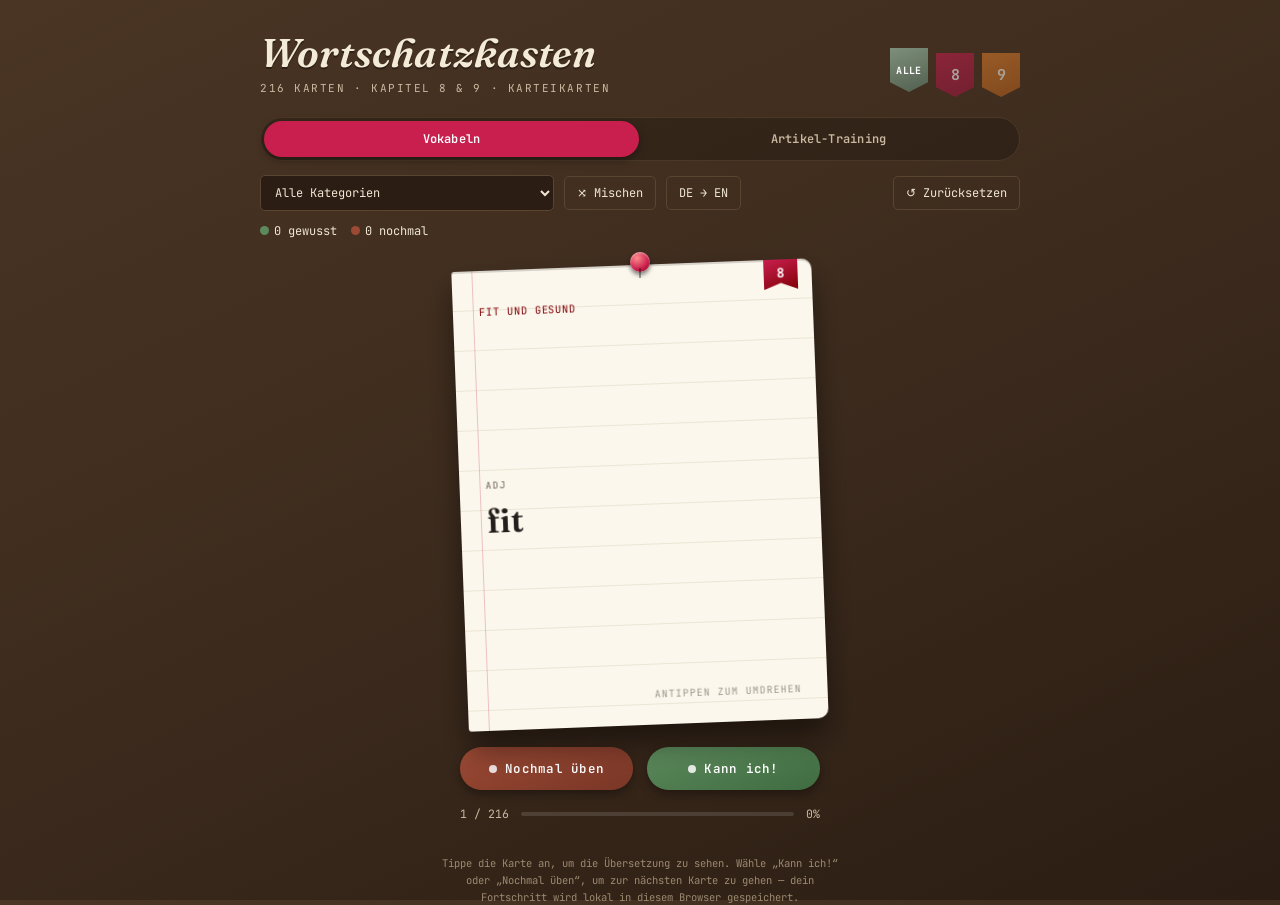
<file: projects/a12.html>
<!DOCTYPE html>
<html lang="de">
<head>
<meta charset="UTF-8">
<meta name="viewport" content="width=device-width, initial-scale=1.0">
<title>Wortschatzkasten — Karteikarten</title>
<link rel="preconnect" href="https://fonts.googleapis.com">
<link href="https://fonts.googleapis.com/css2?family=Fraunces:ital,opsz,wght@0,9..144,400;0,9..144,600;1,9..144,500;1,9..144,600&family=JetBrains+Mono:wght@400;500;600;700&family=Karla:ital,wght@0,400;0,500;0,600;0,700;1,400&display=swap" rel="stylesheet">
<style>
  :root{
    --cork:#3E2C1E;
    --cork-dark:#2B1D13;
    --cork-hi:#4A3524;
    --card:#FBF7ED;
    --card-edge:#E7DFC9;
    --card-line:#DCD3B8;
    --ink:#241F1C;
    --ink-soft:#6B6153;
    --paper-shadow: rgba(0,0,0,.45);
    --crimson:#C81F4E;
    --crimson-dark:#9C1740;
    --amber:#E0812E;
    --amber-dark:#B4611B;
    --sage:#5C8A5C;
    --sage-dark:#3F6B40;
    --rust:#9C4A34;
    --rust-dark:#7A3626;
    --accent: var(--crimson);
    --accent-dark: var(--crimson-dark);
    --focus: #F2C744;
  }

  *{box-sizing:border-box;}
  html,body{height:100%;}
  body{
    margin:0;
    font-family:'Karla', sans-serif;
    color:var(--ink);
    background:
      radial-gradient(circle at 15% 20%, rgba(0,0,0,.12) 0, transparent 3%),
      radial-gradient(circle at 82% 12%, rgba(0,0,0,.10) 0, transparent 2.6%),
      radial-gradient(circle at 40% 78%, rgba(0,0,0,.10) 0, transparent 2.4%),
      radial-gradient(circle at 68% 55%, rgba(0,0,0,.08) 0, transparent 2%),
      radial-gradient(circle at 25% 60%, rgba(0,0,0,.09) 0, transparent 2.2%),
      radial-gradient(circle at 90% 80%, rgba(0,0,0,.10) 0, transparent 2.4%),
      radial-gradient(circle at 55% 30%, rgba(0,0,0,.08) 0, transparent 2%),
      linear-gradient(155deg, var(--cork-hi), var(--cork) 45%, var(--cork-dark) 100%);
    background-size: 3px 3px, 4px 4px, 3px 3px, 4px 4px, 3px 3px, 4px 4px, 3px 3px, cover;
    min-height:100vh;
    display:flex;
    flex-direction:column;
    align-items:center;
    padding: 28px 16px 60px;
    transition: background .5s ease;
  }

  /* ---------- header ---------- */
  .masthead{
    width:100%;
    max-width:760px;
    display:flex;
    align-items:flex-end;
    justify-content:space-between;
    gap:16px;
    margin-bottom:22px;
    flex-wrap:wrap;
  }
  .masthead h1{
    font-family:'Fraunces', serif;
    font-weight:600;
    font-style:italic;
    color:#F3EAD8;
    font-size:clamp(28px, 5vw, 40px);
    margin:0;
    letter-spacing:.2px;
    text-shadow: 0 2px 0 rgba(0,0,0,.35);
  }
  .masthead .sub{
    font-family:'JetBrains Mono', monospace;
    font-size:11px;
    color:#C9B9A0;
    letter-spacing:.14em;
    text-transform:uppercase;
    margin-top:4px;
  }

  .chapter-tabs{
    display:flex;
    gap:8px;
  }
  .chapter-tab{
    position:relative;
    font-family:'JetBrains Mono', monospace;
    font-weight:700;
    font-size:15px;
    color:#fff;
    width:38px;
    height:44px;
    display:flex;
    align-items:center;
    justify-content:center;
    border:none;
    cursor:pointer;
    clip-path: polygon(0 0, 100% 0, 100% 78%, 50% 100%, 0 78%);
    box-shadow: 0 3px 6px rgba(0,0,0,.4);
    opacity:.55;
    transform: translateY(2px);
    transition: transform .15s ease, opacity .15s ease, box-shadow .15s ease;
  }
  .chapter-tab[data-ch="8"]{ background: linear-gradient(160deg, var(--crimson), var(--crimson-dark)); }
  .chapter-tab[data-ch="9"]{ background: linear-gradient(160deg, var(--amber), var(--amber-dark)); }
  .chapter-tab[data-ch="all"]{ background: linear-gradient(160deg, #7d8f7a, #52604f); font-size:10px; letter-spacing:.03em;}
  .chapter-tab.active{ opacity:1; transform: translateY(-3px); box-shadow: 0 6px 12px rgba(0,0,0,.45); }
  .chapter-tab:focus-visible{ outline:3px solid var(--focus); outline-offset:2px; }

  /* ---------- mode tabs ---------- */
  .mode-tabs{
    width:100%;
    max-width:760px;
    display:flex;
    gap:2px;
    margin-bottom:14px;
    background: rgba(0,0,0,.22);
    border-radius:22px;
    padding:3px;
    border:1px solid #4a3826;
  }
  .mode-tab{
    flex:1;
    font-family:'JetBrains Mono', monospace;
    font-size:12px;
    font-weight:600;
    letter-spacing:.02em;
    color:#C9B9A0;
    background:transparent;
    border:none;
    border-radius:18px;
    padding:10px 14px;
    cursor:pointer;
    transition: background .18s ease, color .18s ease;
  }
  .mode-tab.active{
    background: var(--accent);
    color:#fff;
    box-shadow: 0 3px 8px rgba(0,0,0,.35);
  }
  .mode-tab:hover:not(.active){ color:#EFE6D3; }
  .mode-tab:focus-visible{ outline:3px solid var(--focus); outline-offset:2px; }

  /* ---------- controls strip ---------- */
  .controls{
    width:100%;
    max-width:760px;
    display:flex;
    flex-wrap:wrap;
    gap:10px;
    align-items:center;
    margin-bottom:26px;
    font-family:'JetBrains Mono', monospace;
  }
  .controls select{
    font-family:'JetBrains Mono', monospace;
    font-size:12px;
    background: #2B1D13;
    color:#EFE6D3;
    border:1px solid #5A4530;
    border-radius:5px;
    padding:8px 10px;
    cursor:pointer;
  }
  .controls select:focus-visible{ outline:3px solid var(--focus); outline-offset:1px; }
  .icon-btn{
    font-family:'JetBrains Mono', monospace;
    font-size:12px;
    background: transparent;
    color:#EFE6D3;
    border:1px solid #5A4530;
    border-radius:5px;
    padding:8px 12px;
    cursor:pointer;
    display:flex;
    align-items:center;
    gap:6px;
    transition: background .15s ease, border-color .15s ease;
  }
  .icon-btn:hover{ background: rgba(255,255,255,.06); border-color:#8a6f4d; }
  .icon-btn:focus-visible{ outline:3px solid var(--focus); outline-offset:1px; }
  .spacer{ flex:1; }

  .tally{
    font-family:'JetBrains Mono', monospace;
    font-size:12px;
    color:#EFE6D3;
    display:flex;
    gap:14px;
    align-items:center;
  }
  .tally span.dot{ width:9px; height:9px; border-radius:50%; display:inline-block; margin-right:5px; }

  /* ---------- stage ---------- */
  .stage{
    width:100%;
    max-width:420px;
    display:flex;
    flex-direction:column;
    align-items:center;
  }
  .card-frame{
    perspective:1400px;
    width:100%;
    max-width:360px;
    height:460px;
    position:relative;
    margin-bottom:8px;
  }
  .pin{
    position:absolute;
    top:-13px;
    left:50%;
    transform:translateX(-50%);
    width:20px;
    height:20px;
    border-radius:50%;
    background: radial-gradient(circle at 35% 30%, #ff8a8a, var(--accent) 60%, var(--accent-dark) 100%);
    box-shadow: 0 3px 4px rgba(0,0,0,.5), inset 0 1px 2px rgba(255,255,255,.5);
    z-index:5;
    transition: background .3s ease;
  }
  .pin::after{
    content:"";
    position:absolute;
    top:16px; left:50%;
    transform:translateX(-50%);
    width:2px; height:10px;
    background: rgba(0,0,0,.35);
    filter: blur(.5px);
  }

  .card{
    width:100%;
    height:100%;
    position:relative;
    transform-style: preserve-3d;
    transition: transform .55s cubic-bezier(.2,.9,.25,1);
    cursor:pointer;
    transform: rotate(var(--tilt, -1.2deg));
  }
  .card.flipped{ transform: rotate(var(--tilt, -1.2deg)) rotateY(180deg); }
  .card:focus-visible{ outline:3px solid var(--focus); outline-offset:6px; }

  .face{
    position:absolute;
    inset:0;
    backface-visibility:hidden;
    background: var(--card);
    border-radius: 3px 10px 10px 3px;
    box-shadow:
      0 18px 30px var(--paper-shadow),
      0 2px 0 rgba(0,0,0,.15) inset;
    background-image: repeating-linear-gradient(
        to bottom,
        transparent 0, transparent 39px,
        var(--card-line) 40px
      );
    padding: 34px 26px 24px;
    display:flex;
    flex-direction:column;
  }
  .face.back{ transform: rotateY(180deg); }

  .face::before{ /* left punch margin line, like ruled paper */
    content:"";
    position:absolute;
    left:20px; top:0; bottom:0;
    width:1px;
    background: rgba(200,31,78,.25);
  }

  .tab-flap{
    position:absolute;
    top:0;
    right:14px;
    width:34px;
    height:30px;
    background: linear-gradient(160deg, var(--accent), var(--accent-dark));
    clip-path: polygon(0 0, 100% 0, 100% 100%, 50% 78%, 0 100%);
    display:flex;
    align-items:flex-start;
    justify-content:center;
    padding-top:5px;
    font-family:'JetBrains Mono', monospace;
    font-weight:700;
    font-size:13px;
    color:#fff;
    box-shadow: 0 2px 5px rgba(0,0,0,.3);
  }

  .cat-label{
    font-family:'JetBrains Mono', monospace;
    font-size:10.5px;
    letter-spacing:.09em;
    text-transform:uppercase;
    color: var(--accent-dark);
    margin-bottom:6px;
    padding-right:40px;
  }
  .pos-label{
    font-family:'JetBrains Mono', monospace;
    font-size:9.5px;
    letter-spacing:.08em;
    text-transform:uppercase;
    color: var(--ink-soft);
    margin-bottom:auto;
  }

  .word-wrap{
    flex:1;
    display:flex;
    flex-direction:column;
    justify-content:center;
    align-items:flex-start;
    gap:10px;
  }
  .article-row{
    display:flex;
    align-items:baseline;
    gap:10px;
    flex-wrap:wrap;
  }
  .article{
    font-family:'JetBrains Mono', monospace;
    font-weight:600;
    font-size:15px;
    padding:2px 8px;
    border-radius:4px;
    color:#fff;
  }
  .article.der{ background:#3D5A80; }
  .article.die{ background:#B5405A; }
  .article.das{ background:#4C7C4A; }
  .article.dd{ background:#8a6f4d; font-size:11px; }
  .article.big{
    font-size:22px;
    padding:6px 16px;
    border-radius:8px;
    box-shadow: 0 3px 8px rgba(0,0,0,.2);
  }
  .article-reveal-row{
    display:flex;
    align-items:center;
    gap:12px;
    margin-bottom:12px;
  }
  .noun-gloss{
    font-family:'Karla', sans-serif;
    font-style:italic;
    font-size:14px;
    color: var(--ink-soft);
    margin-top:auto;
    padding-top:10px;
    border-top:1px solid var(--card-edge);
  }

  .german-word{
    font-family:'Fraunces', serif;
    font-weight:600;
    font-size: clamp(26px, 7vw, 34px);
    line-height:1.12;
    color:var(--ink);
  }
  .plural-tag{
    font-family:'JetBrains Mono', monospace;
    font-size:13px;
    color: var(--ink-soft);
  }
  .example-front{
    font-family:'Karla', sans-serif;
    font-style:italic;
    font-size:13px;
    color: var(--ink-soft);
    margin-top:2px;
  }
  .flip-hint{
    font-family:'JetBrains Mono', monospace;
    font-size:10px;
    letter-spacing:.1em;
    text-transform:uppercase;
    color: var(--ink-soft);
    opacity:.65;
    align-self:flex-end;
  }

  .english-word{
    font-family:'Fraunces', serif;
    font-weight:500;
    font-style:italic;
    font-size: clamp(22px, 6vw, 28px);
    color:var(--ink);
    margin-bottom:14px;
  }
  .back .cat-label{ padding-right:40px; }
  .example-back{
    font-family:'Karla', sans-serif;
    font-size:14px;
    color: var(--ink-soft);
    border-left:2px solid var(--card-edge);
    padding-left:10px;
    margin-top:auto;
    line-height:1.5;
  }
  .example-back .lbl{
    display:block;
    font-family:'JetBrains Mono', monospace;
    font-size:9.5px;
    letter-spacing:.1em;
    text-transform:uppercase;
    color: var(--accent-dark);
    margin-bottom:4px;
  }

  /* ---------- rating buttons ---------- */
  .rate-row{
    display:flex;
    gap:14px;
    margin-top:14px;
    width:100%;
    max-width:360px;
  }
  .rate-btn{
    flex:1;
    font-family:'JetBrains Mono', monospace;
    font-weight:600;
    font-size:12.5px;
    letter-spacing:.02em;
    padding:13px 8px;
    border-radius:24px;
    border:none;
    cursor:pointer;
    color:#fff;
    display:flex;
    align-items:center;
    justify-content:center;
    gap:8px;
    box-shadow: 0 4px 10px rgba(0,0,0,.35);
    transition: transform .12s ease, box-shadow .12s ease, opacity .2s ease;
  }
  .rate-btn:disabled{ opacity:.35; cursor:not-allowed; }
  .rate-btn:not(:disabled):hover{ transform: translateY(-2px); box-shadow: 0 7px 14px rgba(0,0,0,.4); }
  .rate-btn:focus-visible{ outline:3px solid var(--focus); outline-offset:2px; }
  .rate-btn.again{ background: linear-gradient(160deg, var(--rust), var(--rust-dark)); }
  .rate-btn.know{ background: linear-gradient(160deg, var(--sage), var(--sage-dark)); }
  .rate-btn .pindot{ width:8px; height:8px; border-radius:50%; background:rgba(255,255,255,.85); }

  .progress-row{
    width:100%;
    max-width:360px;
    display:flex;
    align-items:center;
    justify-content:space-between;
    margin-top:16px;
    font-family:'JetBrains Mono', monospace;
    font-size:11.5px;
    color:#C9B9A0;
  }
  .progress-track{
    flex:1;
    height:4px;
    background: rgba(255,255,255,.12);
    border-radius:2px;
    margin:0 12px;
    overflow:hidden;
  }
  .progress-fill{
    height:100%;
    background: var(--accent);
    width:0%;
    transition: width .3s ease, background .3s ease;
  }

  .empty-state{
    text-align:center;
    color:#EFE6D3;
    font-family:'Karla', sans-serif;
    padding:60px 20px;
    max-width:360px;
  }
  .empty-state h2{
    font-family:'Fraunces', serif;
    font-style:italic;
    font-weight:500;
    font-size:26px;
    margin-bottom:8px;
  }
  .empty-state button{
    margin-top:18px;
    font-family:'JetBrains Mono', monospace;
    background: var(--accent);
    color:#fff;
    border:none;
    padding:10px 18px;
    border-radius:20px;
    cursor:pointer;
    font-size:12.5px;
  }

  footer{
    margin-top:34px;
    font-family:'JetBrains Mono', monospace;
    font-size:10.5px;
    color:#9C8A70;
    text-align:center;
    max-width:400px;
    line-height:1.6;
  }

  @media (prefers-reduced-motion: reduce){
    .card, .rate-btn, .chapter-tab, .progress-fill{ transition:none !important; }
  }

  @media (max-width:420px){
    .card-frame{ height:420px; }
    .controls{ justify-content:flex-start; }
  }
</style>
</head>
<body>

  <div class="masthead">
    <div>
      <h1>Wortschatzkasten</h1>
      <div class="sub" id="subtitle">Kapitel 8 &amp; 9 · Karteikarten</div>
    </div>
    <div class="chapter-tabs" role="group" aria-label="Kapitel wählen">
      <button class="chapter-tab active" data-ch="all" id="tab-all">ALLE</button>
      <button class="chapter-tab" data-ch="8" id="tab-8">8</button>
      <button class="chapter-tab" data-ch="9" id="tab-9">9</button>
    </div>
  </div>

  <div class="mode-tabs" role="group" aria-label="Übungsmodus wählen">
    <button class="mode-tab active" id="mode-translate" data-mode="translate">Vokabeln</button>
    <button class="mode-tab" id="mode-article" data-mode="article">Artikel-Training</button>
  </div>

  <div class="controls">
    <select id="categorySelect" aria-label="Kategorie filtern">
      <option value="all">Alle Kategorien</option>
    </select>
    <button class="icon-btn" id="shuffleBtn" title="Mischen">⤨ Mischen</button>
    <button class="icon-btn" id="dirBtn" title="Richtung umkehren">DE → EN</button>
    <div class="spacer"></div>
    <button class="icon-btn" id="resetBtn" title="Fortschritt zurücksetzen">↺ Zurücksetzen</button>
  </div>

  <div class="controls" style="margin-top:-14px;">
    <div class="tally" id="tally">
      <span><span class="dot" style="background:var(--sage)"></span><span id="knowCount">0</span> gewusst</span>
      <span><span class="dot" style="background:var(--rust)"></span><span id="learnCount">0</span> nochmal</span>
    </div>
  </div>

  <div class="stage" id="stage">
    <div class="card-frame" id="cardFrame">
      <div class="pin" id="pin"></div>
      <div class="card" id="card" tabindex="0" role="button" aria-label="Karteikarte umdrehen">
        <div class="face front">
          <div class="tab-flap" id="tabFlapFront">8</div>
          <div class="cat-label" id="catLabelFront">—</div>
          <div class="word-wrap" id="frontWrap"></div>
          <div class="flip-hint">antippen zum umdrehen</div>
        </div>
        <div class="face back">
          <div class="tab-flap" id="tabFlapBack">8</div>
          <div class="cat-label" id="catLabelBack">—</div>
          <div class="word-wrap" id="backWrap"></div>
        </div>
      </div>
    </div>

    <div class="rate-row">
      <button class="rate-btn again" id="againBtn"><span class="pindot"></span>Nochmal üben</button>
      <button class="rate-btn know" id="knowBtn"><span class="pindot"></span>Kann ich!</button>
    </div>

    <div class="progress-row">
      <span id="progressLabel">1 / 1</span>
      <div class="progress-track"><div class="progress-fill" id="progressFill"></div></div>
      <span id="progressPct">0%</span>
    </div>
  </div>

  <footer>
    Tippe die Karte an, um die Übersetzung zu sehen. Wähle „Kann ich!“ oder „Nochmal üben“, um zur nächsten Karte zu gehen — dein Fortschritt wird lokal in diesem Browser gespeichert.
  </footer>

<script>
const VOCAB_DATA = {"chapters": [{"number": 8, "title": "Fit und gesund", "accent": "#C81F4E", "categories": [{"name": "fit und gesund", "words": [{"de": "fit", "article": null, "plural": null, "en": "fit", "example": null, "pos": "adj"}, {"de": "sportlich", "article": null, "plural": null, "en": "athletic, sporty", "example": null, "pos": "adj"}, {"de": "Sportlerin", "article": "die", "plural": "-nen", "en": "female athlete", "example": null, "pos": "noun"}, {"de": "gesund leben", "article": null, "plural": null, "en": "to live a healthy life", "example": null, "pos": "phrase"}, {"de": "anziehen", "article": null, "plural": null, "en": "to put on (clothes)", "example": "die Sportschuhe anziehen", "pos": "verb"}, {"de": "weitermachen", "article": null, "plural": null, "en": "to continue, carry on", "example": null, "pos": "verb"}, {"de": "schaffen", "article": null, "plural": null, "en": "to manage, get done", "example": null, "pos": "verb"}, {"de": "egal", "article": null, "plural": null, "en": "doesn't matter", "example": "Egal, ich schaffe das.", "pos": "adj"}, {"de": "regelmäßig", "article": null, "plural": null, "en": "regularly", "example": "regelmäßig Sport machen", "pos": "adj"}, {"de": "täglich", "article": null, "plural": null, "en": "daily", "example": null, "pos": "adj"}, {"de": "faul", "article": null, "plural": null, "en": "lazy", "example": null, "pos": "adj"}, {"de": "aktiv", "article": null, "plural": null, "en": "active", "example": null, "pos": "adj"}, {"de": "gefährlich", "article": null, "plural": null, "en": "dangerous", "example": null, "pos": "adj"}, {"de": "müde", "article": null, "plural": null, "en": "tired", "example": null, "pos": "adj"}, {"de": "hungrig", "article": null, "plural": null, "en": "hungry", "example": null, "pos": "adj"}, {"de": "richtig", "article": null, "plural": null, "en": "really, properly", "example": "Ich bin richtig hungrig.", "pos": "adv"}, {"de": "vergessen", "article": null, "plural": null, "en": "to forget", "example": "er vergisst", "pos": "verb"}, {"de": "vermissen", "article": null, "plural": null, "en": "to miss (someone/something)", "example": null, "pos": "verb"}, {"de": "Süßigkeit", "article": "die", "plural": "-en", "en": "sweet, candy", "example": null, "pos": "noun"}, {"de": "mindestens", "article": null, "plural": null, "en": "at least", "example": null, "pos": "adv"}]}, {"name": "persönliche Angaben", "words": [{"de": "Alter", "article": "das", "plural": "(Sg.)", "en": "age", "example": null, "pos": "noun"}, {"de": "Größe", "article": "die", "plural": "-n", "en": "height, size", "example": null, "pos": "noun"}, {"de": "Gewicht", "article": "das", "plural": "(Sg.)", "en": "weight", "example": null, "pos": "noun"}, {"de": "wiegen", "article": null, "plural": null, "en": "to weigh", "example": null, "pos": "verb"}, {"de": "schwer", "article": null, "plural": null, "en": "heavy", "example": "Wie schwer ist er?", "pos": "adj"}]}, {"name": "Körperteile", "words": [{"de": "Körper", "article": "der", "plural": "-", "en": "body", "example": null, "pos": "noun"}, {"de": "Kopf", "article": "der", "plural": "¨e", "en": "head", "example": null, "pos": "noun"}, {"de": "Hals", "article": "der", "plural": "¨e", "en": "neck, throat", "example": null, "pos": "noun"}, {"de": "Bauch", "article": "der", "plural": "¨e", "en": "stomach, belly", "example": null, "pos": "noun"}, {"de": "Rücken", "article": "der", "plural": "-", "en": "back", "example": null, "pos": "noun"}, {"de": "Arm", "article": "der", "plural": "-e", "en": "arm", "example": null, "pos": "noun"}, {"de": "Hand", "article": "die", "plural": "¨e", "en": "hand", "example": null, "pos": "noun"}, {"de": "Finger", "article": "der", "plural": "-", "en": "finger", "example": null, "pos": "noun"}, {"de": "Bein", "article": "das", "plural": "-e", "en": "leg", "example": null, "pos": "noun"}, {"de": "Knie", "article": "das", "plural": "-", "en": "knee", "example": null, "pos": "noun"}, {"de": "Fuß", "article": "der", "plural": "¨e", "en": "foot", "example": null, "pos": "noun"}, {"de": "Gesicht", "article": "das", "plural": "-er", "en": "face", "example": null, "pos": "noun"}, {"de": "Mund", "article": "der", "plural": "¨er", "en": "mouth", "example": null, "pos": "noun"}, {"de": "Zahn", "article": "der", "plural": "¨e", "en": "tooth", "example": null, "pos": "noun"}, {"de": "Auge", "article": "das", "plural": "-n", "en": "eye", "example": null, "pos": "noun"}, {"de": "Ohr", "article": "das", "plural": "-en", "en": "ear", "example": null, "pos": "noun"}, {"de": "Nase", "article": "die", "plural": "-n", "en": "nose", "example": null, "pos": "noun"}, {"de": "riechen", "article": null, "plural": null, "en": "to smell", "example": null, "pos": "verb"}, {"de": "Haar", "article": "das", "plural": "-e", "en": "hair", "example": null, "pos": "noun"}]}, {"name": "nach dem Unfall", "words": [{"de": "Unfall", "article": "der", "plural": "¨e", "en": "accident", "example": null, "pos": "noun"}, {"de": "Verletzte", "article": "der/die", "plural": "-n", "en": "injured person", "example": null, "pos": "noun"}, {"de": "verletzt", "article": null, "plural": null, "en": "injured", "example": null, "pos": "adj"}, {"de": "weh tun", "article": null, "plural": null, "en": "to hurt", "example": "es tut weh", "pos": "verb"}, {"de": "Schmerz", "article": "der", "plural": "-en", "en": "pain", "example": null, "pos": "noun"}, {"de": "Wunde", "article": "die", "plural": "-n", "en": "wound", "example": null, "pos": "noun"}, {"de": "sauber machen", "article": null, "plural": null, "en": "to clean", "example": null, "pos": "phrase"}, {"de": "Verband", "article": "der", "plural": "¨e", "en": "bandage", "example": null, "pos": "noun"}, {"de": "Pflaster", "article": "das", "plural": "-", "en": "plaster, band-aid", "example": null, "pos": "noun"}, {"de": "Salbe", "article": "die", "plural": "-n", "en": "ointment", "example": null, "pos": "noun"}, {"de": "Rezept", "article": "das", "plural": "-e", "en": "prescription", "example": null, "pos": "noun"}, {"de": "bekommen", "article": null, "plural": null, "en": "to get, receive", "example": "Frau Pohn bekommt ein Rezept.", "pos": "verb"}, {"de": "Apotheke", "article": "die", "plural": "-n", "en": "pharmacy", "example": null, "pos": "noun"}, {"de": "bewegen", "article": null, "plural": null, "en": "to move", "example": "Bewegen Sie das Bein nur wenig.", "pos": "verb"}, {"de": "sollen", "article": null, "plural": null, "en": "should, to be supposed to", "example": "er soll — Ich soll den Verband wechseln.", "pos": "verb"}, {"de": "Gute Besserung!", "article": null, "plural": null, "en": "Get well soon!", "example": null, "pos": "phrase"}]}, {"name": "Besuch beim Arzt", "words": [{"de": "Doktor", "article": "der", "plural": "-en", "en": "doctor", "example": null, "pos": "noun"}, {"de": "Krankheit", "article": "die", "plural": "-en", "en": "illness", "example": null, "pos": "noun"}, {"de": "Schnupfen", "article": "der", "plural": "-", "en": "cold, runny nose", "example": null, "pos": "noun"}, {"de": "Fieber", "article": "das", "plural": "(Sg.)", "en": "fever", "example": null, "pos": "noun"}, {"de": "husten", "article": null, "plural": null, "en": "to cough", "example": null, "pos": "verb"}, {"de": "erkältet sein", "article": null, "plural": null, "en": "to have a cold", "example": null, "pos": "phrase"}, {"de": "total", "article": null, "plural": null, "en": "totally", "example": "Ich bin total erkältet.", "pos": "adv"}, {"de": "schlecht", "article": null, "plural": null, "en": "bad, unwell", "example": "Mir ist schlecht.", "pos": "adj"}, {"de": "...schmerzen", "article": "die", "plural": "(Pl.)", "en": "...ache", "example": "Halsschmerzen, Kopfschmerzen ...", "pos": "noun"}, {"de": "dürfen", "article": null, "plural": null, "en": "to be allowed to, may", "example": "er darf — Ich darf nicht baden.", "pos": "verb"}, {"de": "erlaubt", "article": null, "plural": null, "en": "allowed, permitted", "example": null, "pos": "adj"}, {"de": "verboten", "article": null, "plural": null, "en": "forbidden", "example": null, "pos": "adj"}, {"de": "rauchen", "article": null, "plural": null, "en": "to smoke", "example": "Rauchen Sie nicht!", "pos": "verb"}, {"de": "ein Medikament nehmen", "article": null, "plural": null, "en": "to take medicine", "example": null, "pos": "phrase"}, {"de": "Tablette", "article": "die", "plural": "-n", "en": "tablet, pill", "example": null, "pos": "noun"}, {"de": "Saft", "article": "der", "plural": "¨e", "en": "juice", "example": null, "pos": "noun"}, {"de": "gegen", "article": null, "plural": null, "en": "against, for", "example": "Er nimmt einen Saft gegen den Husten.", "pos": "prep"}, {"de": "Tropfen", "article": "der", "plural": "-", "en": "drop", "example": null, "pos": "noun"}, {"de": "Spritze", "article": "die", "plural": "-n", "en": "injection, shot", "example": null, "pos": "noun"}, {"de": "Hausmittel", "article": "das", "plural": "-", "en": "home remedy", "example": null, "pos": "noun"}, {"de": "Kontrolle", "article": "die", "plural": "-n", "en": "check-up", "example": null, "pos": "noun"}, {"de": "Danke für Ihre Hilfe!", "article": null, "plural": null, "en": "Thank you for your help!", "example": null, "pos": "phrase"}]}, {"name": "im Krankenhaus", "words": [{"de": "Notarzt", "article": "der", "plural": "¨e", "en": "emergency doctor", "example": null, "pos": "noun"}, {"de": "Physiotherapeutin", "article": "die", "plural": "-nen", "en": "physiotherapist (f.)", "example": null, "pos": "noun"}, {"de": "Übung", "article": "die", "plural": "-en", "en": "exercise", "example": "Ich zeige den Patienten Übungen.", "pos": "noun"}, {"de": "Krankenpfleger", "article": "der", "plural": "-", "en": "male nurse", "example": null, "pos": "noun"}, {"de": "Laborantin", "article": "die", "plural": "-nen", "en": "lab technician (f.)", "example": null, "pos": "noun"}, {"de": "untersuchen", "article": null, "plural": null, "en": "to examine", "example": null, "pos": "verb"}, {"de": "Blut", "article": "das", "plural": "(Sg.)", "en": "blood", "example": null, "pos": "noun"}]}, {"name": "im Kurs", "words": [{"de": "wiederholen", "article": null, "plural": null, "en": "to repeat", "example": null, "pos": "verb"}, {"de": "aufschreiben", "article": null, "plural": null, "en": "to write down", "example": null, "pos": "verb"}, {"de": "vorlesen", "article": null, "plural": null, "en": "to read aloud", "example": "er liest vor", "pos": "verb"}, {"de": "aufmachen", "article": null, "plural": null, "en": "to open", "example": null, "pos": "verb"}, {"de": "Tafel", "article": "die", "plural": "-n", "en": "blackboard", "example": null, "pos": "noun"}, {"de": "Fenster", "article": "das", "plural": "-", "en": "window", "example": "Mach bitte das Fenster auf.", "pos": "noun"}, {"de": "leise", "article": null, "plural": null, "en": "quiet, soft", "example": null, "pos": "adj"}, {"de": "ruhig", "article": null, "plural": null, "en": "calm, quiet", "example": null, "pos": "adj"}]}, {"name": "andere wichtige Wörter und Wendungen", "words": [{"de": "Ergebnis", "article": "das", "plural": "-se", "en": "result", "example": null, "pos": "noun"}, {"de": "anstrengend", "article": null, "plural": null, "en": "strenuous, tiring", "example": "Die Arbeit ist anstrengend.", "pos": "adj"}, {"de": "Freizeit", "article": "die", "plural": "(Sg.)", "en": "free time", "example": null, "pos": "noun"}, {"de": "Experiment", "article": "das", "plural": "-e", "en": "experiment", "example": null, "pos": "noun"}, {"de": "Tipp", "article": "der", "plural": "-s", "en": "tip", "example": null, "pos": "noun"}, {"de": "jemand", "article": null, "plural": null, "en": "someone", "example": "Hat jemand einen Tipp für mich?", "pos": "pron"}, {"de": "einschlafen", "article": null, "plural": null, "en": "to fall asleep", "example": "er schläft ein", "pos": "verb"}, {"de": "versuchen", "article": null, "plural": null, "en": "to try", "example": null, "pos": "verb"}, {"de": "baden", "article": null, "plural": null, "en": "to bathe", "example": null, "pos": "verb"}, {"de": "glücklich", "article": null, "plural": null, "en": "happy", "example": null, "pos": "adj"}, {"de": "perfekt", "article": null, "plural": null, "en": "perfect", "example": "Für mich ist das perfekt.", "pos": "adj"}, {"de": "sofort", "article": null, "plural": null, "en": "immediately", "example": null, "pos": "adv"}, {"de": "Hurra!", "article": null, "plural": null, "en": "Hooray!", "example": null, "pos": "phrase"}, {"de": "sicher", "article": null, "plural": null, "en": "certain, sure", "example": "Ich bin sicher die Erste.", "pos": "adj"}, {"de": "App", "article": "die", "plural": "-s", "en": "app", "example": null, "pos": "noun"}]}]}, {"number": 9, "title": "Wohnen", "accent": "#E07B39", "categories": [{"name": "Wohnformen", "words": [{"de": "Wohnung", "article": "die", "plural": "-en", "en": "apartment, flat", "example": null, "pos": "noun"}, {"de": "Hochhaus", "article": "das", "plural": "¨er", "en": "high-rise building", "example": null, "pos": "noun"}, {"de": "WG", "article": "die", "plural": "-s", "en": "shared flat", "example": "die Wohngemeinschaft", "pos": "noun"}, {"de": "Apartment", "article": "das", "plural": "-s", "en": "apartment, studio", "example": null, "pos": "noun"}, {"de": "Reihenhaus", "article": "das", "plural": "¨er", "en": "row house, terraced house", "example": null, "pos": "noun"}]}, {"name": "Zimmer", "words": [{"de": "Raum", "article": "der", "plural": "¨e", "en": "room, space", "example": null, "pos": "noun"}, {"de": "Bad", "article": "das", "plural": "¨er", "en": "bathroom", "example": null, "pos": "noun"}, {"de": "Dusche", "article": "die", "plural": "-n", "en": "shower", "example": null, "pos": "noun"}, {"de": "Flur", "article": "der", "plural": "-e", "en": "hallway", "example": null, "pos": "noun"}, {"de": "Küche", "article": "die", "plural": "-n", "en": "kitchen", "example": null, "pos": "noun"}, {"de": "Schlafzimmer", "article": "das", "plural": "-", "en": "bedroom", "example": null, "pos": "noun"}, {"de": "Wohnzimmer", "article": "das", "plural": "-", "en": "living room", "example": null, "pos": "noun"}, {"de": "Kinderzimmer", "article": "das", "plural": "-", "en": "children's room", "example": null, "pos": "noun"}, {"de": "Balkon", "article": "der", "plural": "-e", "en": "balcony", "example": null, "pos": "noun"}, {"de": "Terrasse", "article": "die", "plural": "-n", "en": "terrace, patio", "example": null, "pos": "noun"}, {"de": "Garten", "article": "der", "plural": "¨", "en": "garden", "example": null, "pos": "noun"}, {"de": "Treppe", "article": "die", "plural": "-n", "en": "stairs", "example": null, "pos": "noun"}, {"de": "Tür", "article": "die", "plural": "-en", "en": "door", "example": null, "pos": "noun"}, {"de": "Decke", "article": "die", "plural": "-n", "en": "ceiling", "example": null, "pos": "noun"}]}, {"name": "eine Wohnung beschreiben", "words": [{"de": "Erdgeschoss", "article": "das", "plural": "-e", "en": "ground floor", "example": null, "pos": "noun"}, {"de": "Stock", "article": "der", "plural": "¨e", "en": "floor, storey", "example": "im zweiten Stock", "pos": "noun"}, {"de": "Lage", "article": "die", "plural": "(Sg.)", "en": "location", "example": "Die Lage ist zentral.", "pos": "noun"}, {"de": "Nähe", "article": "die", "plural": "(Sg.)", "en": "proximity, vicinity", "example": null, "pos": "noun"}, {"de": "Zentrum", "article": "das", "plural": "Zentren", "en": "center", "example": null, "pos": "noun"}, {"de": "zentral", "article": null, "plural": null, "en": "central", "example": null, "pos": "adj"}, {"de": "direkt", "article": null, "plural": null, "en": "directly", "example": "Die Wohnung ist direkt am Bahnhof.", "pos": "adv"}, {"de": "weit", "article": null, "plural": null, "en": "far", "example": "Es ist nicht weit zur Uni.", "pos": "adj"}, {"de": "billig", "article": null, "plural": null, "en": "cheap", "example": null, "pos": "adj"}, {"de": "günstig", "article": null, "plural": null, "en": "affordable, good value", "example": null, "pos": "adj"}, {"de": "dunkel", "article": null, "plural": null, "en": "dark", "example": null, "pos": "adj"}, {"de": "hell", "article": null, "plural": null, "en": "bright, light", "example": null, "pos": "adj"}, {"de": "gemütlich", "article": null, "plural": null, "en": "cozy", "example": null, "pos": "adj"}, {"de": "elegant", "article": null, "plural": null, "en": "elegant", "example": null, "pos": "adj"}, {"de": "Blick", "article": "der", "plural": "-e", "en": "view", "example": "Der Blick aus dem Fenster ist toll.", "pos": "noun"}, {"de": "aussehen", "article": null, "plural": null, "en": "to look, appear", "example": "er sieht aus — Die Wohnung sieht schön aus.", "pos": "verb"}]}, {"name": "Möbel und Geräte", "words": [{"de": "Möbel", "article": "die", "plural": "(Pl.)", "en": "furniture", "example": null, "pos": "noun"}, {"de": "Gerät", "article": "das", "plural": "-e", "en": "device, appliance", "example": null, "pos": "noun"}, {"de": "Lampe", "article": "die", "plural": "-n", "en": "lamp", "example": null, "pos": "noun"}, {"de": "Licht", "article": "das", "plural": "-er", "en": "light", "example": null, "pos": "noun"}, {"de": "Pflanze", "article": "die", "plural": "-n", "en": "plant", "example": null, "pos": "noun"}, {"de": "Regal", "article": "das", "plural": "-e", "en": "shelf", "example": null, "pos": "noun"}, {"de": "Schrank", "article": "der", "plural": "¨e", "en": "cupboard, closet", "example": null, "pos": "noun"}, {"de": "Schreibtisch", "article": "der", "plural": "-e", "en": "desk", "example": null, "pos": "noun"}, {"de": "Sessel", "article": "der", "plural": "-", "en": "armchair", "example": null, "pos": "noun"}, {"de": "Sofa", "article": "das", "plural": "-s", "en": "sofa", "example": null, "pos": "noun"}, {"de": "Stuhl", "article": "der", "plural": "¨e", "en": "chair", "example": null, "pos": "noun"}, {"de": "Tisch", "article": "der", "plural": "-e", "en": "table", "example": null, "pos": "noun"}, {"de": "Teppich", "article": "der", "plural": "-e", "en": "carpet, rug", "example": null, "pos": "noun"}, {"de": "Bett", "article": "das", "plural": "-en", "en": "bed", "example": null, "pos": "noun"}, {"de": "Fernseher", "article": "der", "plural": "-", "en": "television", "example": null, "pos": "noun"}, {"de": "Herd", "article": "der", "plural": "-e", "en": "stove", "example": null, "pos": "noun"}, {"de": "Kaffeemaschine", "article": "die", "plural": "-n", "en": "coffee maker", "example": null, "pos": "noun"}, {"de": "Kühlschrank", "article": "der", "plural": "¨e", "en": "refrigerator", "example": null, "pos": "noun"}, {"de": "Spülmaschine", "article": "die", "plural": "-n", "en": "dishwasher", "example": null, "pos": "noun"}, {"de": "Waschmaschine", "article": "die", "plural": "-n", "en": "washing machine", "example": null, "pos": "noun"}]}, {"name": "Umzug", "words": [{"de": "Anzeige", "article": "die", "plural": "-n", "en": "advertisement, listing", "example": null, "pos": "noun"}, {"de": "besichtigen", "article": null, "plural": null, "en": "to view, inspect", "example": null, "pos": "verb"}, {"de": "unterschreiben", "article": null, "plural": null, "en": "to sign", "example": "den Vertrag unterschreiben", "pos": "verb"}, {"de": "Vertrag", "article": "der", "plural": "¨e", "en": "contract", "example": null, "pos": "noun"}, {"de": "vermieten", "article": null, "plural": null, "en": "to rent out", "example": null, "pos": "verb"}, {"de": "mieten", "article": null, "plural": null, "en": "to rent", "example": null, "pos": "verb"}, {"de": "Miete", "article": "die", "plural": "-n", "en": "rent", "example": null, "pos": "noun"}, {"de": "Vermieter", "article": "der", "plural": "-", "en": "landlord", "example": null, "pos": "noun"}, {"de": "packen", "article": null, "plural": null, "en": "to pack", "example": null, "pos": "verb"}, {"de": "ziehen", "article": null, "plural": null, "en": "to move", "example": "in eine Wohnung ziehen", "pos": "verb"}, {"de": "umziehen", "article": null, "plural": null, "en": "to move (house)", "example": null, "pos": "verb"}, {"de": "Umzug", "article": "der", "plural": "¨e", "en": "move, relocation", "example": null, "pos": "noun"}, {"de": "stellen", "article": null, "plural": null, "en": "to put, place", "example": "Ich stelle den Schrank ins Bad.", "pos": "verb"}, {"de": "Feier", "article": "die", "plural": "-n", "en": "celebration, party", "example": null, "pos": "noun"}]}, {"name": "Ortsangaben", "words": [{"de": "hinter", "article": null, "plural": null, "en": "behind", "example": null, "pos": "prep"}, {"de": "neben", "article": null, "plural": null, "en": "next to", "example": null, "pos": "prep"}, {"de": "über", "article": null, "plural": null, "en": "above, over", "example": null, "pos": "prep"}, {"de": "unter", "article": null, "plural": null, "en": "under, below", "example": null, "pos": "prep"}, {"de": "zwischen", "article": null, "plural": null, "en": "between", "example": null, "pos": "prep"}]}, {"name": "Farben", "words": [{"de": "blau", "article": null, "plural": null, "en": "blue", "example": null, "pos": "adj"}, {"de": "braun", "article": null, "plural": null, "en": "brown", "example": null, "pos": "adj"}, {"de": "gelb", "article": null, "plural": null, "en": "yellow", "example": null, "pos": "adj"}, {"de": "grau", "article": null, "plural": null, "en": "gray", "example": null, "pos": "adj"}, {"de": "grün", "article": null, "plural": null, "en": "green", "example": null, "pos": "adj"}, {"de": "lila", "article": null, "plural": null, "en": "purple", "example": null, "pos": "adj"}, {"de": "orange", "article": null, "plural": null, "en": "orange", "example": null, "pos": "adj"}, {"de": "rot", "article": null, "plural": null, "en": "red", "example": null, "pos": "adj"}, {"de": "schwarz", "article": null, "plural": null, "en": "black", "example": null, "pos": "adj"}, {"de": "weiß", "article": null, "plural": null, "en": "white", "example": null, "pos": "adj"}]}, {"name": "andere wichtige Wörter und Wendungen", "words": [{"de": "schließen", "article": null, "plural": null, "en": "to close", "example": "Bitte schließ die Tür.", "pos": "verb"}, {"de": "bald", "article": null, "plural": null, "en": "soon", "example": null, "pos": "adv"}, {"de": "nie", "article": null, "plural": null, "en": "never", "example": null, "pos": "adv"}, {"de": "ein paar", "article": null, "plural": null, "en": "a few", "example": "ein paar Jahre", "pos": "phrase"}, {"de": "genau", "article": null, "plural": null, "en": "exact, exactly", "example": null, "pos": "adj"}, {"de": "hässlich", "article": null, "plural": null, "en": "ugly", "example": null, "pos": "adj"}, {"de": "jung", "article": null, "plural": null, "en": "young", "example": null, "pos": "adj"}, {"de": "zufrieden", "article": null, "plural": null, "en": "satisfied", "example": null, "pos": "adj"}, {"de": "besonders", "article": null, "plural": null, "en": "especially", "example": null, "pos": "adv"}, {"de": "positiv", "article": null, "plural": null, "en": "positive", "example": null, "pos": "adj"}, {"de": "negativ", "article": null, "plural": null, "en": "negative", "example": null, "pos": "adj"}, {"de": "oben", "article": null, "plural": null, "en": "above, upstairs", "example": null, "pos": "adv"}, {"de": "Blume", "article": "die", "plural": "-n", "en": "flower", "example": null, "pos": "noun"}, {"de": "Baum", "article": "der", "plural": "¨e", "en": "tree", "example": null, "pos": "noun"}, {"de": "Holz", "article": "das", "plural": "¨er", "en": "wood", "example": "Die Treppen sind aus Holz.", "pos": "noun"}, {"de": "Heft", "article": "das", "plural": "-e", "en": "notebook", "example": null, "pos": "noun"}, {"de": "Wunsch", "article": "der", "plural": "¨e", "en": "wish", "example": null, "pos": "noun"}, {"de": "Glückwunsch", "article": "der", "plural": "¨e", "en": "congratulations", "example": null, "pos": "noun"}, {"de": "nicht mehr", "article": null, "plural": null, "en": "not anymore", "example": null, "pos": "phrase"}, {"de": "zurzeit", "article": null, "plural": null, "en": "currently", "example": null, "pos": "adv"}]}]}]};
</script>
<script>
(function(){
  "use strict";

  // ---------- flatten data ----------
  const allCards = [];
  VOCAB_DATA.chapters.forEach(ch => {
    ch.categories.forEach(cat => {
      cat.words.forEach(word => {
        allCards.push({
          id: `${ch.number}-${cat.name}-${word.de}`,
          chapter: ch.number,
          chapterTitle: ch.title,
          accent: ch.accent,
          category: cat.name,
          ...word
        });
      });
    });
  });

  // ---------- state ----------
  const STORAGE_KEY = "wortschatzkasten_progress_v1";
  let progress = {}; // id -> 'know' | 'again'
  try{
    const saved = localStorage.getItem(STORAGE_KEY);
    if(saved) progress = JSON.parse(saved);
  }catch(e){ progress = {}; }

  function saveProgress(){
    try{ localStorage.setItem(STORAGE_KEY, JSON.stringify(progress)); }catch(e){}
  }

  let state = {
    chapterFilter: "all",
    categoryFilter: "all",
    direction: "de-en", // or 'en-de'
    mode: "translate", // 'translate' or 'article'
    deck: [],
    index: 0,
    flipped: false,
  };

  function isPureNoun(c){
    return c.article === "der" || c.article === "die" || c.article === "das";
  }

  // ---------- DOM ----------
  const els = {
    tabAll: document.getElementById("tab-all"),
    tab8: document.getElementById("tab-8"),
    tab9: document.getElementById("tab-9"),
    modeTranslate: document.getElementById("mode-translate"),
    modeArticle: document.getElementById("mode-article"),
    categorySelect: document.getElementById("categorySelect"),
    shuffleBtn: document.getElementById("shuffleBtn"),
    dirBtn: document.getElementById("dirBtn"),
    resetBtn: document.getElementById("resetBtn"),
    subtitle: document.getElementById("subtitle"),
    stage: document.getElementById("stage"),
    cardFrame: document.getElementById("cardFrame"),
    card: document.getElementById("card"),
    pin: document.getElementById("pin"),
    tabFlapFront: document.getElementById("tabFlapFront"),
    tabFlapBack: document.getElementById("tabFlapBack"),
    catLabelFront: document.getElementById("catLabelFront"),
    catLabelBack: document.getElementById("catLabelBack"),
    frontWrap: document.getElementById("frontWrap"),
    backWrap: document.getElementById("backWrap"),
    againBtn: document.getElementById("againBtn"),
    knowBtn: document.getElementById("knowBtn"),
    progressLabel: document.getElementById("progressLabel"),
    progressFill: document.getElementById("progressFill"),
    progressPct: document.getElementById("progressPct"),
    knowCount: document.getElementById("knowCount"),
    learnCount: document.getElementById("learnCount"),
  };

  function articleClass(article){
    if(!article) return "dd";
    if(article.startsWith("der")) return "der";
    if(article.startsWith("die")) return "die";
    if(article.startsWith("das")) return "das";
    return "dd";
  }

  function buildCategoryOptions(){
    const chNum = state.chapterFilter;
    const cats = new Set();
    VOCAB_DATA.chapters.forEach(ch => {
      if(chNum !== "all" && String(ch.number) !== String(chNum)) return;
      ch.categories.forEach(cat => {
        const words = state.mode === "article" ? cat.words.filter(isPureNoun) : cat.words;
        if(words.length > 0) cats.add(cat.name);
      });
    });
    els.categorySelect.innerHTML = '<option value="all">Alle Kategorien</option>' +
      Array.from(cats).map(c => `<option value="${escapeAttr(c)}">${escapeHtml(c)}</option>`).join("");
    if(Array.from(cats).includes(state.categoryFilter)){
      els.categorySelect.value = state.categoryFilter;
    } else {
      state.categoryFilter = "all";
      els.categorySelect.value = "all";
    }
  }

  function escapeHtml(s){ return s.replace(/[&<>"']/g, c => ({'&':'&amp;','<':'&lt;','>':'&gt;','"':'&quot;',"'":'&#39;'}[c])); }
  function escapeAttr(s){ return escapeHtml(s); }

  function buildDeck(){
    let filtered = allCards.filter(c => {
      if(state.chapterFilter !== "all" && String(c.chapter) !== String(state.chapterFilter)) return false;
      if(state.categoryFilter !== "all" && c.category !== state.categoryFilter) return false;
      if(state.mode === "article" && !isPureNoun(c)) return false;
      return true;
    });
    state.deck = filtered;
    state.index = 0;
    state.flipped = false;
  }

  function shuffleDeck(){
    for(let i = state.deck.length - 1; i > 0; i--){
      const j = Math.floor(Math.random() * (i+1));
      [state.deck[i], state.deck[j]] = [state.deck[j], state.deck[i]];
    }
    state.index = 0;
    state.flipped = false;
    render();
  }

  function setAccent(hex){
    document.documentElement.style.setProperty("--accent", hex);
    // derive a darker shade roughly
    document.documentElement.style.setProperty("--accent-dark", shade(hex, -0.28));
  }

  function shade(hex, amt){
    const num = parseInt(hex.slice(1), 16);
    let r = (num >> 16) + Math.round(255*amt);
    let g = ((num >> 8) & 0x00FF) + Math.round(255*amt);
    let b = (num & 0x0000FF) + Math.round(255*amt);
    r = Math.max(0, Math.min(255, r));
    g = Math.max(0, Math.min(255, g));
    b = Math.max(0, Math.min(255, b));
    return "#" + (0x1000000 + r*0x10000 + g*0x100 + b).toString(16).slice(1);
  }

  function currentCard(){
    return state.deck[state.index];
  }

  function render(){
    updateTally();
    if(state.deck.length === 0){
      renderEmpty();
      return;
    }
    els.stage.querySelectorAll(".empty-state").forEach(n => n.remove());
    els.cardFrame.style.display = "";
    document.querySelector(".rate-row").style.display = "";
    document.querySelector(".progress-row").style.display = "";

    const c = currentCard();
    setAccent(c.accent);
    els.card.classList.remove("flipped");
    state.flipped = false;
    // slight deterministic tilt per card for physical feel
    const tilt = ((c.id.length * 37) % 5) - 2.2;
    els.card.style.setProperty("--tilt", tilt.toFixed(2) + "deg");

    els.tabFlapFront.textContent = c.chapter;
    els.tabFlapBack.textContent = c.chapter;
    els.catLabelFront.textContent = c.category;
    els.catLabelBack.textContent = c.category;

    const isDeEn = state.direction === "de-en";
    let frontHtml = "";
    let backHtml = "";

    if(state.mode === "article"){
      // ARTICLE TRAINING: front shows the bare noun, back reveals article + plural
      frontHtml += `<div class="pos-label">Welcher Artikel?</div>`;
      frontHtml += `<div class="german-word">${escapeHtml(c.de)}</div>`;
      els.frontWrap.innerHTML = frontHtml;

      backHtml += `<div class="article-reveal-row">`;
      backHtml += `<span class="article big ${articleClass(c.article)}">${escapeHtml(c.article)}</span>`;
      backHtml += `<span class="german-word" style="font-size:24px;">${escapeHtml(c.de)}</span>`;
      backHtml += `</div>`;
      if(c.plural){
        backHtml += `<div class="plural-tag">Plural: die ${escapeHtml(pluralDisplay(c))}</div>`;
      }
      backHtml += `<div class="noun-gloss">${escapeHtml(c.en)}</div>`;
      els.backWrap.innerHTML = backHtml;
    } else if(isDeEn){
      frontHtml += `<div class="article-row">`;
      if(c.article){
        frontHtml += `<span class="article ${articleClass(c.article)}">${escapeHtml(c.article)}</span>`;
      } else if(c.pos){
        frontHtml += `<span class="pos-label">${escapeHtml(c.pos)}</span>`;
      }
      frontHtml += `</div>`;
      frontHtml += `<div class="german-word">${escapeHtml(c.de)}</div>`;
      if(c.plural){
        frontHtml += `<div class="plural-tag">Plural: ${escapeHtml(pluralDisplay(c))}</div>`;
      }
      els.frontWrap.innerHTML = frontHtml;

      backHtml += `<div class="english-word">${escapeHtml(c.en)}</div>`;
      if(c.example){
        backHtml += `<div class="example-back"><span class="lbl">Beispiel</span>${escapeHtml(c.example)}</div>`;
      }
      els.backWrap.innerHTML = backHtml;
    } else {
      frontHtml += `<div class="english-word">${escapeHtml(c.en)}</div>`;
      els.frontWrap.innerHTML = frontHtml;

      backHtml += `<div class="article-row">`;
      if(c.article){
        backHtml += `<span class="article ${articleClass(c.article)}">${escapeHtml(c.article)}</span>`;
      } else if(c.pos){
        backHtml += `<span class="pos-label">${escapeHtml(c.pos)}</span>`;
      }
      backHtml += `</div>`;
      backHtml += `<div class="german-word">${escapeHtml(c.de)}</div>`;
      if(c.plural){
        backHtml += `<div class="plural-tag">Plural: ${escapeHtml(pluralDisplay(c))}</div>`;
      }
      if(c.example){
        backHtml += `<div class="example-back"><span class="lbl">Beispiel</span>${escapeHtml(c.example)}</div>`;
      }
      els.backWrap.innerHTML = backHtml;
    }

    els.progressLabel.textContent = `${state.index + 1} / ${state.deck.length}`;
    const doneCount = state.deck.filter(cc => progress[cc.id]).length;
    const pct = Math.round((doneCount / state.deck.length) * 100);
    els.progressFill.style.width = pct + "%";
    els.progressPct.textContent = pct + "%";

    const modeLabel = state.mode === "article" ? "Artikel-Training" : "Karteikarten";
    els.subtitle.textContent = `${state.deck.length} Karten · ${state.chapterFilter === "all" ? "Kapitel 8 & 9" : "Kapitel " + state.chapterFilter} · ${modeLabel}`;
  }

  function pluralDisplay(c){
    if(!c.plural) return "";
    if(c.plural.startsWith("(")) return c.plural;
    if(c.plural.startsWith("¨")) return "⁠" + c.plural; // umlaut plural marker kept as-is
    return c.plural;
  }

  function renderEmpty(){
    els.cardFrame.style.display = "none";
    document.querySelector(".rate-row").style.display = "none";
    document.querySelector(".progress-row").style.display = "none";
    if(!els.stage.querySelector(".empty-state")){
      const div = document.createElement("div");
      div.className = "empty-state";
      div.innerHTML = `<h2>Keine Karten gefunden</h2><p>Für diese Auswahl gibt es keine Wörter. Wähle eine andere Kategorie.</p>`;
      els.stage.insertBefore(div, els.stage.firstChild);
    }
  }

  function updateTally(){
    const know = Object.values(progress).filter(v => v === "know").length;
    const again = Object.values(progress).filter(v => v === "again").length;
    els.knowCount.textContent = know;
    els.learnCount.textContent = again;
  }

  function flipCard(){
    if(state.deck.length === 0) return;
    state.flipped = !state.flipped;
    els.card.classList.toggle("flipped", state.flipped);
  }

  function nextCard(rating){
    const c = currentCard();
    if(c){
      progress[c.id] = rating;
      saveProgress();
    }
    if(state.index < state.deck.length - 1){
      state.index++;
    } else {
      state.index = 0;
    }
    render();
  }

  // ---------- events ----------
  els.card.addEventListener("click", flipCard);
  els.card.addEventListener("keydown", (e) => {
    if(e.key === "Enter" || e.key === " "){ e.preventDefault(); flipCard(); }
  });

  document.addEventListener("keydown", (e) => {
    if(e.key === "ArrowRight"){ nextCard(progress[currentCard()?.id] || "again"); }
    if(e.key === "1"){ nextCard("again"); }
    if(e.key === "2"){ nextCard("know"); }
  });

  els.againBtn.addEventListener("click", () => nextCard("again"));
  els.knowBtn.addEventListener("click", () => nextCard("know"));

  els.shuffleBtn.addEventListener("click", shuffleDeck);

  els.dirBtn.addEventListener("click", () => {
    state.direction = state.direction === "de-en" ? "en-de" : "de-en";
    els.dirBtn.textContent = state.direction === "de-en" ? "DE → EN" : "EN → DE";
    render();
  });

  els.resetBtn.addEventListener("click", () => {
    if(confirm("Fortschritt für alle Karten zurücksetzen?")){
      progress = {};
      saveProgress();
      render();
    }
  });

  function setMode(mode){
    state.mode = mode;
    els.modeTranslate.classList.toggle("active", mode === "translate");
    els.modeArticle.classList.toggle("active", mode === "article");
    els.dirBtn.style.display = mode === "article" ? "none" : "";
    buildCategoryOptions();
    buildDeck();
    render();
  }

  els.modeTranslate.addEventListener("click", () => setMode("translate"));
  els.modeArticle.addEventListener("click", () => setMode("article"));

  function setChapter(ch, btn){
    state.chapterFilter = ch;
    [els.tabAll, els.tab8, els.tab9].forEach(b => b.classList.remove("active"));
    btn.classList.add("active");
    buildCategoryOptions();
    buildDeck();
    render();
  }

  els.tabAll.addEventListener("click", () => setChapter("all", els.tabAll));
  els.tab8.addEventListener("click", () => setChapter("8", els.tab8));
  els.tab9.addEventListener("click", () => setChapter("9", els.tab9));

  els.categorySelect.addEventListener("change", (e) => {
    state.categoryFilter = e.target.value;
    buildDeck();
    render();
  });

  // ---------- init ----------
  buildCategoryOptions();
  buildDeck();
  render();
})();
</script>
</body>
</html>
</file>
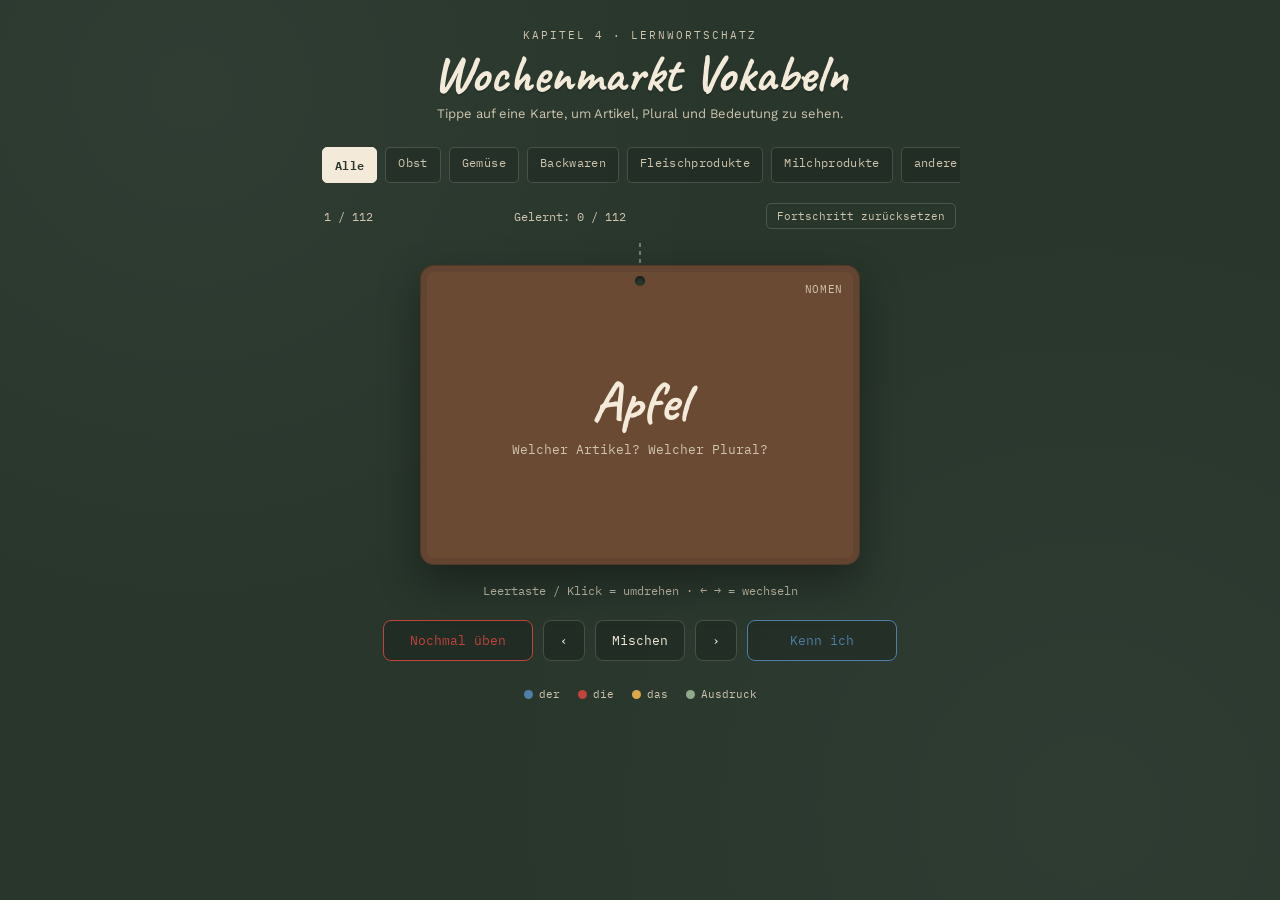
<file: projects/vocab1.html>
<!DOCTYPE html>
<html lang="de">
<head>
<meta charset="UTF-8">
<meta name="viewport" content="width=device-width, initial-scale=1.0">
<title>Wochenmarkt Vokabeln</title>
<link rel="preconnect" href="https://fonts.googleapis.com">
<link href="https://fonts.googleapis.com/css2?family=Caveat:wght@500;700&family=IBM+Plex+Mono:wght@500;600&family=Work+Sans:wght@400;500;600;700&display=swap" rel="stylesheet">
<style>
  :root{
    --bg:#28362c;
    --bg-2:#324434;
    --chalk:#f3ead9;
    --chalk-dim:#cfc4ad;
    --wood:#6b4a34;
    --wood-dark:#573a29;
    --der:#4f7ea8;
    --die:#c1443a;
    --das:#dba94a;
    --none:#8faa8b;
    --line: rgba(243,234,217,0.18);
  }
  *{box-sizing:border-box;}
  html,body{margin:0;padding:0;}
  body{
    background:
      radial-gradient(circle at 15% 10%, rgba(255,255,255,0.035), transparent 40%),
      radial-gradient(circle at 85% 90%, rgba(255,255,255,0.03), transparent 45%),
      var(--bg);
    color:var(--chalk);
    font-family:'Work Sans', sans-serif;
    min-height:100vh;
    display:flex;
    flex-direction:column;
    align-items:center;
    padding:28px 16px 60px;
  }
  .wrap{ width:100%; max-width:640px; }

  header{ text-align:center; margin-bottom:22px; }
  .eyebrow{
    font-family:'IBM Plex Mono', monospace;
    letter-spacing:.18em;
    text-transform:uppercase;
    font-size:11px;
    color:var(--chalk-dim);
    margin:0 0 6px;
  }
  h1{
    font-family:'Caveat', cursive;
    font-weight:700;
    font-size:52px;
    margin:0;
    line-height:1;
    text-shadow: 0 2px 0 rgba(0,0,0,0.15);
  }
  .sub{
    font-size:13px;
    color:var(--chalk-dim);
    margin-top:6px;
  }

  /* stall sign category chips */
  .aisle-row{
    display:flex;
    gap:8px;
    overflow-x:auto;
    padding:4px 2px 14px;
    margin-bottom:6px;
    scrollbar-width:thin;
  }
  .aisle-row::-webkit-scrollbar{height:6px;}
  .aisle-row::-webkit-scrollbar-thumb{background:var(--line); border-radius:4px;}
  .chip{
    flex:0 0 auto;
    font-family:'IBM Plex Mono', monospace;
    font-size:11.5px;
    letter-spacing:.03em;
    color:var(--chalk-dim);
    background:rgba(0,0,0,0.15);
    border:1px solid var(--line);
    padding:7px 12px;
    border-radius:5px;
    cursor:pointer;
    transition:all .15s ease;
    white-space:nowrap;
  }
  .chip:hover{ color:var(--chalk); border-color:var(--chalk-dim); }
  .chip.active{
    background:var(--chalk);
    color:var(--bg);
    border-color:var(--chalk);
    font-weight:600;
  }

  .status-row{
    display:flex;
    justify-content:space-between;
    align-items:center;
    font-family:'IBM Plex Mono', monospace;
    font-size:12px;
    color:var(--chalk-dim);
    margin-bottom:14px;
    padding:0 4px;
  }
  .status-row button{
    background:none;
    border:1px solid var(--line);
    color:var(--chalk-dim);
    font-family:'IBM Plex Mono', monospace;
    font-size:11px;
    padding:5px 10px;
    border-radius:5px;
    cursor:pointer;
  }
  .status-row button:hover{ color:var(--chalk); border-color:var(--chalk-dim); }

  /* the card - hanging market tag */
  .stage{
    display:flex;
    flex-direction:column;
    align-items:center;
    perspective:1400px;
    margin-bottom:18px;
  }
  .string{
    width:2px;
    height:22px;
    background:repeating-linear-gradient(180deg, var(--chalk-dim) 0 4px, transparent 4px 8px);
    opacity:.5;
  }
  .card{
    width:100%;
    max-width:440px;
    height:300px;
    position:relative;
    cursor:pointer;
    transform-style:preserve-3d;
    transition:transform .5s cubic-bezier(.4,.2,.2,1);
  }
  .card.flipped{ transform:rotateY(180deg); }
  .face{
    position:absolute; inset:0;
    backface-visibility:hidden;
    border-radius:14px;
    background:var(--wood);
    border:1px solid rgba(0,0,0,0.25);
    box-shadow: 0 18px 40px rgba(0,0,0,0.35), inset 0 0 0 6px rgba(0,0,0,0.08);
    display:flex;
    flex-direction:column;
    align-items:center;
    justify-content:center;
    padding:28px;
    text-align:center;
  }
  .face::before{
    content:"";
    position:absolute; top:10px; left:50%; transform:translateX(-50%);
    width:10px; height:10px; border-radius:50%;
    background:var(--bg);
    box-shadow: inset 0 2px 3px rgba(0,0,0,0.5);
  }
  .face.back{ transform:rotateY(180deg); background:var(--wood-dark); }

  .tag-corner{
    position:absolute; top:16px; left:16px;
    font-family:'IBM Plex Mono', monospace;
    font-size:12px;
    font-weight:600;
    letter-spacing:.05em;
    padding:4px 9px;
    border-radius:4px;
    color:#1c241d;
    text-transform:uppercase;
  }
  .type-corner{
    position:absolute; top:16px; right:16px;
    font-family:'IBM Plex Mono', monospace;
    font-size:10.5px;
    letter-spacing:.06em;
    color:var(--chalk-dim);
    text-transform:uppercase;
  }

  .word-front{
    font-family:'Caveat', cursive;
    font-weight:700;
    font-size:56px;
    color:var(--chalk);
    line-height:1.05;
  }
  .hint{
    margin-top:10px;
    font-size:12.5px;
    color:var(--chalk-dim);
    font-family:'IBM Plex Mono', monospace;
  }

  .word-back{
    font-family:'Caveat', cursive;
    font-weight:700;
    font-size:40px;
    line-height:1.15;
  }
  .art-inline{
    font-weight:700;
  }
  .plural-line{
    margin-top:10px;
    font-family:'IBM Plex Mono', monospace;
    font-size:13px;
    color:var(--chalk-dim);
  }
  .plural-line b{ color:var(--chalk); font-weight:600; }
  .english-line{
    margin-top:14px;
    font-size:16px;
    color:var(--chalk);
    font-weight:500;
    border-top:1px dashed var(--line);
    padding-top:12px;
    width:80%;
  }

  .tap-note{
    text-align:center;
    font-size:11.5px;
    color:var(--chalk-dim);
    font-family:'IBM Plex Mono', monospace;
    margin-bottom:22px;
    opacity:.8;
  }

  .controls{
    display:flex;
    gap:10px;
    justify-content:center;
    align-items:center;
  }
  .ctrl-btn{
    background:rgba(0,0,0,0.18);
    border:1px solid var(--line);
    color:var(--chalk);
    font-family:'IBM Plex Mono', monospace;
    font-size:13px;
    padding:11px 16px;
    border-radius:8px;
    cursor:pointer;
    transition:background .15s ease, transform .1s ease;
  }
  .ctrl-btn:hover{ background:rgba(255,255,255,0.06); }
  .ctrl-btn:active{ transform:scale(.96); }
  .ctrl-btn.wide{ flex:1; max-width:150px; }
  .ctrl-btn.know{ border-color:var(--der); color:var(--der); }
  .ctrl-btn.know:hover{ background:rgba(79,126,168,0.15); }
  .ctrl-btn.again{ border-color:var(--die); color:var(--die); }
  .ctrl-btn.again:hover{ background:rgba(193,68,58,0.15); }

  .legend{
    margin-top:26px;
    display:flex;
    justify-content:center;
    gap:18px;
    font-family:'IBM Plex Mono', monospace;
    font-size:11px;
    color:var(--chalk-dim);
  }
  .legend span{ display:inline-flex; align-items:center; gap:6px; }
  .dot{ width:9px; height:9px; border-radius:50%; display:inline-block; }

  @media (max-width:480px){
    h1{ font-size:42px; }
    .word-front{ font-size:42px; }
    .card{ height:280px; }
  }

  @media (prefers-reduced-motion: reduce){
    .card{ transition:none; }
  }
</style>
</head>
<body>
<div class="wrap">
  <header>
    <p class="eyebrow">Kapitel 4 · Lernwortschatz</p>
    <h1>Wochenmarkt Vokabeln</h1>
    <p class="sub">Tippe auf eine Karte, um Artikel, Plural und Bedeutung zu sehen.</p>
  </header>

  <div class="aisle-row" id="aisleRow"></div>

  <div class="status-row">
    <span id="counter">1 / 1</span>
    <span id="knownCounter">Gelernt: 0</span>
    <button id="resetBtn">Fortschritt zurücksetzen</button>
  </div>

  <div class="stage">
    <div class="string"></div>
    <div class="card" id="card">
      <div class="face front">
        <div class="tag-corner" id="frontTag" style="opacity:0"></div>
        <div class="type-corner" id="frontType"></div>
        <div class="word-front" id="frontWord"></div>
        <div class="hint" id="frontHint"></div>
      </div>
      <div class="face back">
        <div class="tag-corner" id="backTag"></div>
        <div class="word-back" id="backWord"></div>
        <div class="plural-line" id="backPlural"></div>
        <div class="english-line" id="backEnglish"></div>
      </div>
    </div>
  </div>
  <p class="tap-note">Leertaste / Klick = umdrehen · ← → = wechseln</p>

  <div class="controls">
    <button class="ctrl-btn again wide" id="againBtn">Nochmal üben</button>
    <button class="ctrl-btn" id="prevBtn">‹</button>
    <button class="ctrl-btn" id="shuffleBtn">Mischen</button>
    <button class="ctrl-btn" id="nextBtn">›</button>
    <button class="ctrl-btn know wide" id="knowBtn">Kenn ich</button>
  </div>

  <div class="legend">
    <span><i class="dot" style="background:var(--der)"></i> der</span>
    <span><i class="dot" style="background:var(--die)"></i> die</span>
    <span><i class="dot" style="background:var(--das)"></i> das</span>
    <span><i class="dot" style="background:var(--none)"></i> Ausdruck</span>
  </div>
</div>

<script>
const DATA = [
// Obst
{w:"Apfel",art:"der",pl:"Äpfel",en:"apple",cat:"Obst",type:"noun"},
{w:"Banane",art:"die",pl:"Bananen",en:"banana",cat:"Obst",type:"noun"},
{w:"Birne",art:"die",pl:"Birnen",en:"pear",cat:"Obst",type:"noun"},
{w:"Obst",art:"das",pl:"nur Sg.",en:"fruit",cat:"Obst",type:"noun"},
// Gemüse
{w:"Gemüse",art:"das",pl:"nur Sg.",en:"vegetables",cat:"Gemüse",type:"noun"},
{w:"Gurke",art:"die",pl:"Gurken",en:"cucumber",cat:"Gemüse",type:"noun"},
{w:"Kartoffel",art:"die",pl:"Kartoffeln",en:"potato",cat:"Gemüse",type:"noun"},
{w:"Salat",art:"der",pl:"Salate",en:"salad / lettuce",cat:"Gemüse",type:"noun"},
{w:"Tomate",art:"die",pl:"Tomaten",en:"tomato",cat:"Gemüse",type:"noun"},
{w:"Olive",art:"die",pl:"Oliven",en:"olive",cat:"Gemüse",type:"noun"},
{w:"Zwiebel",art:"die",pl:"Zwiebeln",en:"onion",cat:"Gemüse",type:"noun"},
// Backwaren
{w:"Brot",art:"das",pl:"Brote",en:"bread",cat:"Backwaren",type:"noun"},
{w:"Brötchen",art:"das",pl:"Brötchen",en:"bread roll",cat:"Backwaren",type:"noun"},
{w:"Keks",art:"der",pl:"Kekse",en:"cookie",cat:"Backwaren",type:"noun"},
{w:"Kuchen",art:"der",pl:"Kuchen",en:"cake",cat:"Backwaren",type:"noun"},
// Fleischprodukte
{w:"Fleisch",art:"das",pl:"nur Sg.",en:"meat",cat:"Fleischprodukte",type:"noun"},
{w:"Hähnchen",art:"das",pl:"Hähnchen",en:"chicken",cat:"Fleischprodukte",type:"noun"},
{w:"Schinken",art:"der",pl:"Schinken",en:"ham",cat:"Fleischprodukte",type:"noun"},
{w:"Wurst",art:"die",pl:"Würste",en:"sausage",cat:"Fleischprodukte",type:"noun"},
{w:"Würstchen",art:"das",pl:"Würstchen",en:"small sausage / hot dog",cat:"Fleischprodukte",type:"noun"},
// Milchprodukte
{w:"Butter",art:"die",pl:"nur Sg.",en:"butter",cat:"Milchprodukte",type:"noun"},
{w:"Joghurt",art:"der/das",pl:"Joghurts",en:"yogurt",cat:"Milchprodukte",type:"noun"},
{w:"Käse",art:"der",pl:"nur Sg.",en:"cheese",cat:"Milchprodukte",type:"noun"},
{w:"Milch",art:"die",pl:"nur Sg.",en:"milk",cat:"Milchprodukte",type:"noun"},
{w:"Sahne",art:"die",pl:"nur Sg.",en:"cream",cat:"Milchprodukte",type:"noun"},
// andere Lebensmittel
{w:"Pfeffer",art:"der",pl:"nur Sg.",en:"pepper",cat:"andere Lebensmittel",type:"noun"},
{w:"Salz",art:"das",pl:"Salze",en:"salt",cat:"andere Lebensmittel",type:"noun"},
{w:"Zucker",art:"der",pl:"nur Sg.",en:"sugar",cat:"andere Lebensmittel",type:"noun"},
{w:"Essig",art:"der",pl:"Essige",en:"vinegar",cat:"andere Lebensmittel",type:"noun"},
{w:"Öl",art:"das",pl:"Öle",en:"oil",cat:"andere Lebensmittel",type:"noun"},
{w:"Nudel",art:"die",pl:"Nudeln",en:"noodle / pasta",cat:"andere Lebensmittel",type:"noun"},
{w:"Reis",art:"der",pl:"nur Sg.",en:"rice",cat:"andere Lebensmittel",type:"noun"},
{w:"Ei",art:"das",pl:"Eier",en:"egg",cat:"andere Lebensmittel",type:"noun"},
{w:"Fisch",art:"der",pl:"Fische",en:"fish",cat:"andere Lebensmittel",type:"noun"},
{w:"Schokolade",art:"die",pl:"Schokoladen",en:"chocolate",cat:"andere Lebensmittel",type:"noun"},
{w:"Marmelade",art:"die",pl:"Marmeladen",en:"jam",cat:"andere Lebensmittel",type:"noun"},
{w:"Müsli",art:"das",pl:"Müslis",en:"muesli",cat:"andere Lebensmittel",type:"noun"},
// Getränke
{w:"Getränk",art:"das",pl:"Getränke",en:"drink",cat:"Getränke",type:"noun"},
{w:"Wasser",art:"das",pl:"Wasser",en:"water",cat:"Getränke",type:"noun"},
{w:"Saft",art:"der",pl:"Säfte",en:"juice",cat:"Getränke",type:"noun"},
{w:"Limonade",art:"die",pl:"Limonaden",en:"lemonade",cat:"Getränke",type:"noun"},
{w:"Cola",art:"die",pl:"Colas",en:"cola",cat:"Getränke",type:"noun"},
{w:"Kaffee",art:"der",pl:"Kaffees",en:"coffee",cat:"Getränke",type:"noun"},
{w:"Tee",art:"der",pl:"Tees",en:"tea",cat:"Getränke",type:"noun"},
// Geschäfte
{w:"Bäckerei",art:"die",pl:"Bäckereien",en:"bakery",cat:"Geschäfte",type:"noun"},
{w:"Markt",art:"der",pl:"Märkte",en:"market",cat:"Geschäfte",type:"noun"},
{w:"Metzgerei",art:"die",pl:"Metzgereien",en:"butcher shop",cat:"Geschäfte",type:"noun"},
{w:"Supermarkt",art:"der",pl:"Supermärkte",en:"supermarket",cat:"Geschäfte",type:"noun"},
// Packungen und Maße
{w:"Packung",art:"die",pl:"Packungen",en:"pack / package",cat:"Packungen & Maße",type:"noun"},
{w:"Becher",art:"der",pl:"Becher",en:"cup / tub",cat:"Packungen & Maße",type:"noun"},
{w:"Dose",art:"die",pl:"Dosen",en:"can",cat:"Packungen & Maße",type:"noun"},
{w:"Stück",art:"das",pl:"Stücke",en:"piece",cat:"Packungen & Maße",type:"noun"},
{w:"Tüte",art:"die",pl:"Tüten",en:"bag",cat:"Packungen & Maße",type:"noun"},
{w:"Gramm",art:"das",pl:"Gramm",en:"gram",cat:"Packungen & Maße",type:"noun"},
{w:"Kilo(gramm)",art:"das",pl:"Kilo(gramm)",en:"kilogram",cat:"Packungen & Maße",type:"noun"},
{w:"Liter",art:"der",pl:"Liter",en:"liter",cat:"Packungen & Maße",type:"noun"},
// beim Einkaufen
{w:"kaufen",art:null,pl:null,en:"to buy",cat:"beim Einkaufen",type:"verb"},
{w:"einkaufen",art:null,pl:null,en:"to shop",cat:"beim Einkaufen",type:"verb"},
{w:"Einkaufswagen",art:"der",pl:"Einkaufswagen",en:"shopping cart",cat:"beim Einkaufen",type:"noun"},
{w:"brauchen",art:null,pl:null,en:"to need",cat:"beim Einkaufen",type:"verb"},
{w:"möchten, er möchte",art:null,pl:null,en:"would like",cat:"beim Einkaufen",type:"verb"},
{w:"finden",art:null,pl:null,en:"to find",cat:"beim Einkaufen",type:"verb"},
{w:"Entschuldigung, wo finde ich …?",art:null,pl:null,en:"Excuse me, where do I find…?",cat:"beim Einkaufen",type:"phrase"},
{w:"Wo gibt es …?",art:null,pl:null,en:"Where is there…?",cat:"beim Einkaufen",type:"phrase"},
// kosten
{w:"kosten",art:null,pl:null,en:"to cost",cat:"kosten",type:"verb"},
{w:"Preis",art:"der",pl:"Preise",en:"price",cat:"kosten",type:"noun"},
{w:"Das macht … Euro, bitte.",art:null,pl:null,en:"That's … euros, please.",cat:"kosten",type:"phrase"},
{w:"Kassenzettel",art:"der",pl:"Kassenzettel",en:"receipt",cat:"kosten",type:"noun"},
{w:"teuer",art:null,pl:null,en:"expensive",cat:"kosten",type:"adj"},
{w:"wechseln",art:null,pl:null,en:"to give change",cat:"kosten",type:"verb"},
{w:"Können Sie wechseln, bitte?",art:null,pl:null,en:"Can you give change, please?",cat:"kosten",type:"phrase"},
// beim Essen
{w:"Guten Appetit!",art:null,pl:null,en:"Enjoy your meal!",cat:"beim Essen",type:"phrase"},
{w:"Danke, gleichfalls.",art:null,pl:null,en:"Thanks, you too.",cat:"beim Essen",type:"phrase"},
{w:"Essen",art:"das",pl:"nur Sg.",en:"food / meal",cat:"beim Essen",type:"noun"},
{w:"essen, er isst",art:null,pl:null,en:"to eat",cat:"beim Essen",type:"verb"},
{w:"trinken",art:null,pl:null,en:"to drink",cat:"beim Essen",type:"verb"},
{w:"fertig",art:null,pl:null,en:"ready / finished",cat:"beim Essen",type:"adj"},
{w:"mögen, er mag",art:null,pl:null,en:"to like",cat:"beim Essen",type:"verb"},
{w:"nehmen, er nimmt",art:null,pl:null,en:"to take",cat:"beim Essen",type:"verb"},
{w:"schmecken (Schmeckt's?)",art:null,pl:null,en:"to taste (Does it taste good?)",cat:"beim Essen",type:"verb"},
{w:"lecker",art:null,pl:null,en:"tasty",cat:"beim Essen",type:"adj"},
{w:"süß",art:null,pl:null,en:"sweet",cat:"beim Essen",type:"adj"},
{w:"frisch",art:null,pl:null,en:"fresh",cat:"beim Essen",type:"adj"},
// Mahlzeiten
{w:"Frühstück",art:"das",pl:"Frühstücke",en:"breakfast",cat:"Mahlzeiten",type:"noun"},
{w:"frühstücken",art:null,pl:null,en:"to eat breakfast",cat:"Mahlzeiten",type:"verb"},
{w:"Mittagessen",art:"das",pl:"Mittagessen",en:"lunch",cat:"Mahlzeiten",type:"noun"},
{w:"Abendessen",art:"das",pl:"Abendessen",en:"dinner",cat:"Mahlzeiten",type:"noun"},
// Gerichte
{w:"Gericht",art:"das",pl:"Gerichte",en:"dish",cat:"Gerichte",type:"noun"},
{w:"Suppe",art:"die",pl:"Suppen",en:"soup",cat:"Gerichte",type:"noun"},
{w:"Pizza",art:"die",pl:"Pizzas/Pizzen",en:"pizza",cat:"Gerichte",type:"noun"},
{w:"Pommes frites",art:"die",pl:"nur Pl.",en:"french fries",cat:"Gerichte",type:"noun"},
// Tageszeiten
{w:"Morgen",art:"der",pl:"Morgen",en:"morning",cat:"Tageszeiten",type:"noun"},
{w:"morgens",art:null,pl:null,en:"in the morning",cat:"Tageszeiten",type:"adv"},
{w:"Mittag",art:"der",pl:"Mittage",en:"noon",cat:"Tageszeiten",type:"noun"},
{w:"mittags",art:null,pl:null,en:"at noon",cat:"Tageszeiten",type:"adv"},
{w:"Nachmittag",art:"der",pl:"Nachmittage",en:"afternoon",cat:"Tageszeiten",type:"noun"},
{w:"nachmittags",art:null,pl:null,en:"in the afternoon",cat:"Tageszeiten",type:"adv"},
{w:"Abend",art:"der",pl:"Abende",en:"evening",cat:"Tageszeiten",type:"noun"},
{w:"abends",art:null,pl:null,en:"in the evening",cat:"Tageszeiten",type:"adv"},
{w:"Nacht",art:"die",pl:"Nächte",en:"night",cat:"Tageszeiten",type:"noun"},
{w:"nachts",art:null,pl:null,en:"at night",cat:"Tageszeiten",type:"adv"},
// andere wichtige Wörter
{w:"Einladung",art:"die",pl:"Einladungen",en:"invitation",cat:"andere Wörter",type:"noun"},
{w:"nett",art:null,pl:null,en:"nice",cat:"andere Wörter",type:"adj"},
{w:"gesund",art:null,pl:null,en:"healthy",cat:"andere Wörter",type:"adj"},
{w:"waschen, er wäscht",art:null,pl:null,en:"to wash",cat:"andere Wörter",type:"verb"},
{w:"schneiden",art:null,pl:null,en:"to cut",cat:"andere Wörter",type:"verb"},
{w:"grillen",art:null,pl:null,en:"to grill",cat:"andere Wörter",type:"verb"},
{w:"probieren",art:null,pl:null,en:"to try / taste",cat:"andere Wörter",type:"verb"},
{w:"Kantine",art:"die",pl:"Kantinen",en:"canteen",cat:"andere Wörter",type:"noun"},
{w:"wenig",art:null,pl:null,en:"little / few",cat:"andere Wörter",type:"adj"},
{w:"vielleicht",art:null,pl:null,en:"maybe",cat:"andere Wörter",type:"adv"},
{w:"wichtig",art:null,pl:null,en:"important",cat:"andere Wörter",type:"adj"},
];

const ART_COLOR = { "der":"var(--der)", "die":"var(--die)", "das":"var(--das)", "der/das":"var(--das)" };
const TYPE_LABEL = { noun:"Nomen", verb:"Verb", phrase:"Ausdruck", adj:"Adjektiv", adv:"Adverb" };

const categories = ["Alle", ...Array.from(new Set(DATA.map(d=>d.cat)))];
let activeCat = "Alle";
let deck = [];
let idx = 0;
let flipped = false;
let known = new Set(); // in-memory only (resets on reload)

function keyOf(item){ return item.w; }

function buildDeck(){
  deck = DATA.filter(d => activeCat==="Alle" || d.cat===activeCat);
  idx = 0;
  flipped = false;
}

function renderAisles(){
  const row = document.getElementById("aisleRow");
  row.innerHTML = "";
  categories.forEach(cat=>{
    const chip = document.createElement("div");
    chip.className = "chip" + (cat===activeCat ? " active":"");
    chip.textContent = cat;
    chip.onclick = ()=>{ activeCat = cat; buildDeck(); renderAisles(); renderCard(); };
    row.appendChild(chip);
  });
}

function renderCard(){
  const card = document.getElementById("card");
  card.classList.remove("flipped");
  flipped = false;

  if(deck.length===0){
    document.getElementById("frontWord").textContent = "Keine Karten";
    return;
  }
  const item = deck[idx];

  // front
  document.getElementById("frontWord").textContent = item.type==="noun" ? item.w : item.w;
  document.getElementById("frontHint").textContent =
    item.type==="noun" ? "Welcher Artikel? Welcher Plural?" : ("(" + TYPE_LABEL[item.type] + " — Bedeutung?");
  const ft = document.getElementById("frontTag");
  ft.style.opacity = 0;
  const fty = document.getElementById("frontType");
  fty.textContent = TYPE_LABEL[item.type] || "";

  // back
  const bt = document.getElementById("backTag");
  bt.style.background = "rgba(0,0,0,0.25)";
  bt.style.color = "var(--chalk-dim)";
  bt.textContent = TYPE_LABEL[item.type] || "";
  bt.style.opacity = 1;

  const backWordEl = document.getElementById("backWord");
  if(item.art){
    const color = ART_COLOR[item.art] || "var(--none)";
    backWordEl.innerHTML = '<span class="art-inline" style="color:' + color + '">' + item.art + '</span> ' + item.w;
  } else {
    backWordEl.textContent = item.w;
  }
  document.getElementById("backPlural").innerHTML = item.pl ? ("Plural: <b>" + item.pl + "</b>") : "";
  document.getElementById("backEnglish").textContent = item.en;

  document.getElementById("counter").textContent = (idx+1) + " / " + deck.length;
  document.getElementById("knownCounter").textContent = "Gelernt: " + known.size + " / " + DATA.length;
}

function flip(){
  if(deck.length===0) return;
  flipped = !flipped;
  document.getElementById("card").classList.toggle("flipped", flipped);
}

function next(){
  if(deck.length===0) return;
  idx = (idx+1) % deck.length;
  renderCard();
}
function prev(){
  if(deck.length===0) return;
  idx = (idx-1+deck.length) % deck.length;
  renderCard();
}
function shuffle(){
  for(let i=deck.length-1;i>0;i--){
    const j = Math.floor(Math.random()*(i+1));
    [deck[i],deck[j]] = [deck[j],deck[i]];
  }
  idx = 0;
  renderCard();
}
function markKnown(learned){
  if(deck.length===0) return;
  const item = deck[idx];
  if(learned) known.add(keyOf(item));
  else known.delete(keyOf(item));
  next();
}

document.getElementById("card").addEventListener("click", flip);
document.getElementById("nextBtn").addEventListener("click", next);
document.getElementById("prevBtn").addEventListener("click", prev);
document.getElementById("shuffleBtn").addEventListener("click", shuffle);
document.getElementById("knowBtn").addEventListener("click", ()=>markKnown(true));
document.getElementById("againBtn").addEventListener("click", ()=>markKnown(false));
document.getElementById("resetBtn").addEventListener("click", ()=>{
  known = new Set();
  renderCard();
});

document.addEventListener("keydown",(e)=>{
  if(e.code==="Space"){ e.preventDefault(); flip(); }
  else if(e.code==="ArrowRight"){ next(); }
  else if(e.code==="ArrowLeft"){ prev(); }
});

buildDeck();
renderAisles();
renderCard();
</script>
</body>
</html>
</file>
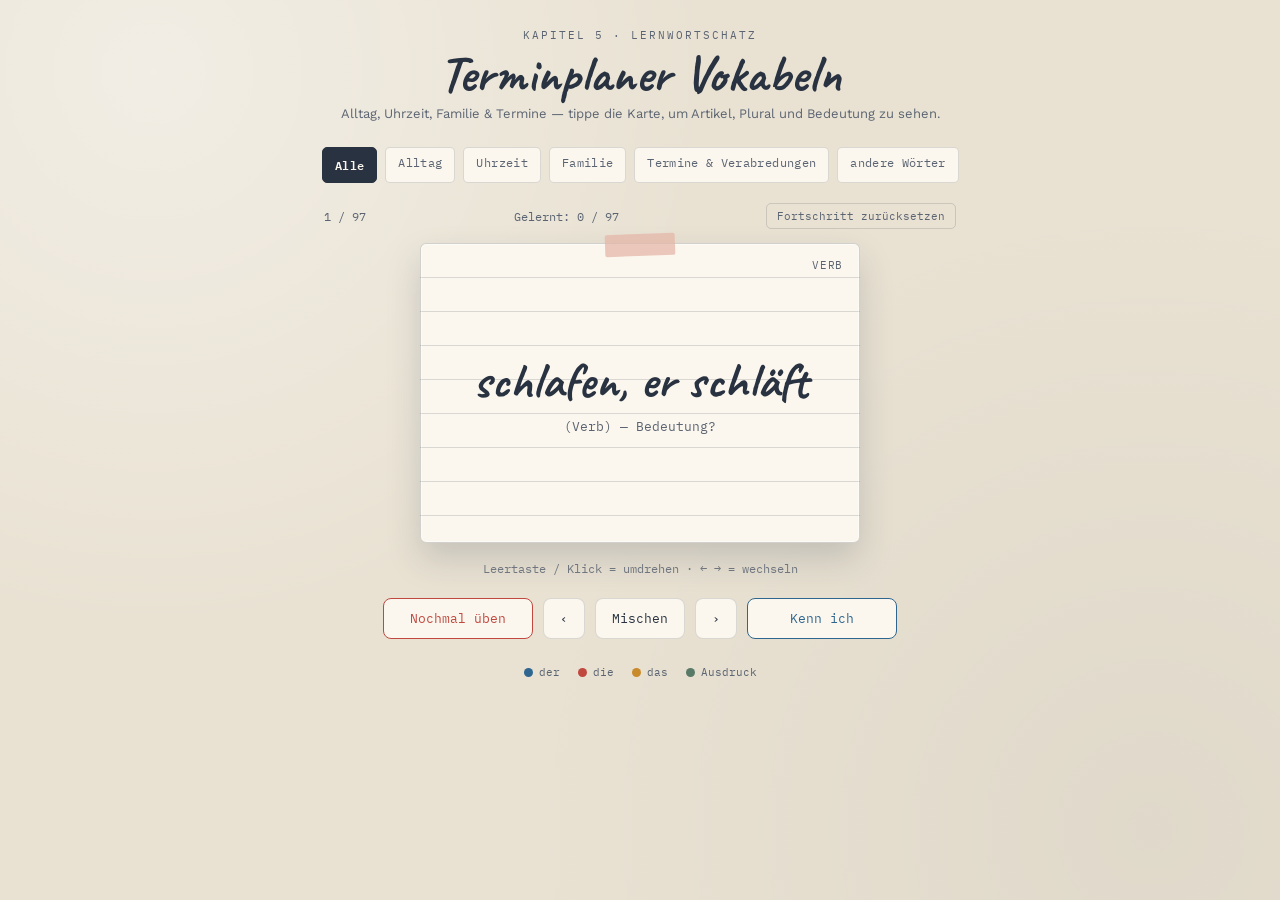
<file: projects/vocab2.html>
<!DOCTYPE html>
<html lang="de">
<head>
<meta charset="UTF-8">
<meta name="viewport" content="width=device-width, initial-scale=1.0">
<title>Terminplaner Vokabeln</title>
<link rel="preconnect" href="https://fonts.googleapis.com">
<link href="https://fonts.googleapis.com/css2?family=Caveat:wght@500;700&family=IBM+Plex+Mono:wght@500;600&family=Work+Sans:wght@400;500;600;700&display=swap" rel="stylesheet">
<style>
  :root{
    --bg:#e9e2d3;
    --bg-2:#ddd4bf;
    --ink:#293241;
    --ink-dim:#5b6472;
    --paper:#fbf7ee;
    --paper-2:#f2ecdd;
    --der:#2f6690;
    --die:#c0483f;
    --das:#c98a2c;
    --none:#5a7a68;
    --line: rgba(41,50,65,0.16);
    --tape:#e4b7a8;
  }
  *{box-sizing:border-box;}
  html,body{margin:0;padding:0;}
  body{
    background:
      radial-gradient(circle at 12% 8%, rgba(255,255,255,0.4), transparent 40%),
      radial-gradient(circle at 90% 92%, rgba(0,0,0,0.04), transparent 45%),
      var(--bg);
    color:var(--ink);
    font-family:'Work Sans', sans-serif;
    min-height:100vh;
    display:flex;
    flex-direction:column;
    align-items:center;
    padding:28px 16px 60px;
  }
  .wrap{ width:100%; max-width:640px; }

  header{ text-align:center; margin-bottom:22px; position:relative; }
  .eyebrow{
    font-family:'IBM Plex Mono', monospace;
    letter-spacing:.18em;
    text-transform:uppercase;
    font-size:11px;
    color:var(--ink-dim);
    margin:0 0 6px;
  }
  h1{
    font-family:'Caveat', cursive;
    font-weight:700;
    font-size:52px;
    margin:0;
    line-height:1;
    color:var(--ink);
  }
  .sub{
    font-size:13px;
    color:var(--ink-dim);
    margin-top:6px;
  }
  .clock-badge{
    position:absolute;
    top:-6px; right:6px;
    width:46px; height:46px;
    border-radius:50%;
    background:var(--paper);
    border:2px solid var(--ink);
    display:none;
  }
  @media(min-width:520px){ .clock-badge{ display:block; } }

  .aisle-row{
    display:flex;
    gap:8px;
    overflow-x:auto;
    padding:4px 2px 14px;
    margin-bottom:6px;
    scrollbar-width:thin;
  }
  .aisle-row::-webkit-scrollbar{height:6px;}
  .aisle-row::-webkit-scrollbar-thumb{background:var(--line); border-radius:4px;}
  .chip{
    flex:0 0 auto;
    font-family:'IBM Plex Mono', monospace;
    font-size:11.5px;
    letter-spacing:.03em;
    color:var(--ink-dim);
    background:var(--paper);
    border:1px solid var(--line);
    padding:7px 12px;
    border-radius:5px;
    cursor:pointer;
    transition:all .15s ease;
    white-space:nowrap;
  }
  .chip:hover{ color:var(--ink); border-color:var(--ink-dim); }
  .chip.active{
    background:var(--ink);
    color:var(--paper);
    border-color:var(--ink);
    font-weight:600;
  }

  .status-row{
    display:flex;
    justify-content:space-between;
    align-items:center;
    font-family:'IBM Plex Mono', monospace;
    font-size:12px;
    color:var(--ink-dim);
    margin-bottom:14px;
    padding:0 4px;
  }
  .status-row button{
    background:none;
    border:1px solid var(--line);
    color:var(--ink-dim);
    font-family:'IBM Plex Mono', monospace;
    font-size:11px;
    padding:5px 10px;
    border-radius:5px;
    cursor:pointer;
  }
  .status-row button:hover{ color:var(--ink); border-color:var(--ink-dim); }

  .stage{
    display:flex;
    flex-direction:column;
    align-items:center;
    perspective:1400px;
    margin-bottom:18px;
  }
  .card{
    width:100%;
    max-width:440px;
    height:300px;
    position:relative;
    cursor:pointer;
    transform-style:preserve-3d;
    transition:transform .5s cubic-bezier(.4,.2,.2,1);
  }
  .card.flipped{ transform:rotateY(180deg); }
  .face{
    position:absolute; inset:0;
    backface-visibility:hidden;
    border-radius:6px;
    background:var(--paper);
    border:1px solid rgba(41,50,65,0.2);
    box-shadow: 0 16px 34px rgba(41,50,65,0.18), inset 0 0 0 1px rgba(255,255,255,0.4);
    background-image: repeating-linear-gradient(180deg, transparent 0 33px, var(--line) 33px 34px);
    display:flex;
    flex-direction:column;
    align-items:center;
    justify-content:center;
    padding:28px;
    text-align:center;
  }
  .face.back{ transform:rotateY(180deg); background:var(--paper-2); }
  .tape{
    position:absolute; top:-10px; left:50%; transform:translateX(-50%) rotate(-2deg);
    width:70px; height:22px;
    background:var(--tape);
    opacity:.75;
    border-radius:2px;
  }

  .tag-corner{
    position:absolute; top:14px; left:16px;
    font-family:'IBM Plex Mono', monospace;
    font-size:10.5px;
    font-weight:600;
    letter-spacing:.06em;
    padding:4px 9px;
    border-radius:4px;
    color:var(--paper);
    text-transform:uppercase;
  }
  .type-corner{
    position:absolute; top:14px; right:16px;
    font-family:'IBM Plex Mono', monospace;
    font-size:10.5px;
    letter-spacing:.06em;
    color:var(--ink-dim);
    text-transform:uppercase;
  }

  .word-front{
    font-family:'Caveat', cursive;
    font-weight:700;
    font-size:50px;
    color:var(--ink);
    line-height:1.1;
  }
  .hint{
    margin-top:10px;
    font-size:12.5px;
    color:var(--ink-dim);
    font-family:'IBM Plex Mono', monospace;
  }

  .word-back{
    font-family:'Caveat', cursive;
    font-weight:700;
    font-size:38px;
    line-height:1.15;
    color:var(--ink);
  }
  .art-inline{ font-weight:700; }
  .plural-line{
    margin-top:10px;
    font-family:'IBM Plex Mono', monospace;
    font-size:13px;
    color:var(--ink-dim);
  }
  .plural-line b{ color:var(--ink); font-weight:600; }
  .english-line{
    margin-top:14px;
    font-size:16px;
    color:var(--ink);
    font-weight:500;
    border-top:1px dashed var(--line);
    padding-top:12px;
    width:80%;
  }

  .tap-note{
    text-align:center;
    font-size:11.5px;
    color:var(--ink-dim);
    font-family:'IBM Plex Mono', monospace;
    margin-bottom:22px;
    opacity:.85;
  }

  .controls{
    display:flex;
    gap:10px;
    justify-content:center;
    align-items:center;
  }
  .ctrl-btn{
    background:var(--paper);
    border:1px solid var(--line);
    color:var(--ink);
    font-family:'IBM Plex Mono', monospace;
    font-size:13px;
    padding:11px 16px;
    border-radius:8px;
    cursor:pointer;
    transition:background .15s ease, transform .1s ease;
  }
  .ctrl-btn:hover{ background:var(--paper-2); }
  .ctrl-btn:active{ transform:scale(.96); }
  .ctrl-btn.wide{ flex:1; max-width:150px; }
  .ctrl-btn.know{ border-color:var(--der); color:var(--der); }
  .ctrl-btn.know:hover{ background:rgba(47,102,144,0.1); }
  .ctrl-btn.again{ border-color:var(--die); color:var(--die); }
  .ctrl-btn.again:hover{ background:rgba(192,72,63,0.1); }

  .legend{
    margin-top:26px;
    display:flex;
    justify-content:center;
    gap:18px;
    font-family:'IBM Plex Mono', monospace;
    font-size:11px;
    color:var(--ink-dim);
  }
  .legend span{ display:inline-flex; align-items:center; gap:6px; }
  .dot{ width:9px; height:9px; border-radius:50%; display:inline-block; }

  @media (max-width:480px){
    h1{ font-size:42px; }
    .word-front{ font-size:38px; }
    .card{ height:280px; }
  }
  @media (prefers-reduced-motion: reduce){ .card{ transition:none; } }
</style>
</head>
<body>
<div class="wrap">
  <header>
    <p class="eyebrow">Kapitel 5 · Lernwortschatz</p>
    <h1>Terminplaner Vokabeln</h1>
    <p class="sub">Alltag, Uhrzeit, Familie &amp; Termine — tippe die Karte, um Artikel, Plural und Bedeutung zu sehen.</p>
  </header>

  <div class="aisle-row" id="aisleRow"></div>

  <div class="status-row">
    <span id="counter">1 / 1</span>
    <span id="knownCounter">Gelernt: 0</span>
    <button id="resetBtn">Fortschritt zurücksetzen</button>
  </div>

  <div class="stage">
    <div class="card" id="card">
      <div class="face front">
        <div class="tape"></div>
        <div class="tag-corner" id="frontTag" style="opacity:0"></div>
        <div class="type-corner" id="frontType"></div>
        <div class="word-front" id="frontWord"></div>
        <div class="hint" id="frontHint"></div>
      </div>
      <div class="face back">
        <div class="tag-corner" id="backTag"></div>
        <div class="word-back" id="backWord"></div>
        <div class="plural-line" id="backPlural"></div>
        <div class="english-line" id="backEnglish"></div>
      </div>
    </div>
  </div>
  <p class="tap-note">Leertaste / Klick = umdrehen · ← → = wechseln</p>

  <div class="controls">
    <button class="ctrl-btn again wide" id="againBtn">Nochmal üben</button>
    <button class="ctrl-btn" id="prevBtn">‹</button>
    <button class="ctrl-btn" id="shuffleBtn">Mischen</button>
    <button class="ctrl-btn" id="nextBtn">›</button>
    <button class="ctrl-btn know wide" id="knowBtn">Kenn ich</button>
  </div>

  <div class="legend">
    <span><i class="dot" style="background:var(--der)"></i> der</span>
    <span><i class="dot" style="background:var(--die)"></i> die</span>
    <span><i class="dot" style="background:var(--das)"></i> das</span>
    <span><i class="dot" style="background:var(--none)"></i> Ausdruck</span>
  </div>
</div>

<script>
const DATA = [
// Alltag
{w:"schlafen, er schläft",art:null,pl:null,en:"to sleep",cat:"Alltag",type:"verb"},
{w:"duschen",art:null,pl:null,en:"to shower",cat:"Alltag",type:"verb"},
{w:"besuchen",art:null,pl:null,en:"to visit",cat:"Alltag",type:"verb"},
{w:"treffen, er trifft",art:null,pl:null,en:"to meet",cat:"Alltag",type:"verb"},
{w:"Nachricht",art:"die",pl:"Nachrichten",en:"message / news",cat:"Alltag",type:"noun"},
{w:"Uni",art:"die",pl:"Unis",en:"university (informal)",cat:"Alltag",type:"noun"},
{w:"in die Uni/Schule fahren",art:null,pl:null,en:"to go to university/school",cat:"Alltag",type:"phrase"},
{w:"Mensa",art:"die",pl:"Mensen",en:"university cafeteria",cat:"Alltag",type:"noun"},
{w:"Bibliothek",art:"die",pl:"Bibliotheken",en:"library",cat:"Alltag",type:"noun"},
{w:"Musikschule",art:"die",pl:"Musikschulen",en:"music school",cat:"Alltag",type:"noun"},
{w:"Hausaufgabe",art:"die",pl:"Hausaufgaben",en:"homework",cat:"Alltag",type:"noun"},
{w:"Zeitung",art:"die",pl:"Zeitungen",en:"newspaper",cat:"Alltag",type:"noun"},
{w:"am Computer arbeiten",art:null,pl:null,en:"to work on the computer",cat:"Alltag",type:"phrase"},
{w:"Homepage",art:"die",pl:"Homepages",en:"homepage / website",cat:"Alltag",type:"noun"},
{w:"Stress",art:"der",pl:"nur Sg.",en:"stress",cat:"Alltag",type:"noun"},

// Uhrzeit
{w:"Uhr",art:"die",pl:"Uhren",en:"clock / watch",cat:"Uhrzeit",type:"noun"},
{w:"Wie viel Uhr ist es?",art:null,pl:null,en:"What time is it?",cat:"Uhrzeit",type:"phrase"},
{w:"Wie spät ist es?",art:null,pl:null,en:"What time is it?",cat:"Uhrzeit",type:"phrase"},
{w:"Es ist vier Uhr.",art:null,pl:null,en:"It's four o'clock.",cat:"Uhrzeit",type:"phrase"},
{w:"Es ist Viertel vor vier.",art:null,pl:null,en:"It's quarter to four.",cat:"Uhrzeit",type:"phrase"},
{w:"Es ist Viertel nach vier.",art:null,pl:null,en:"It's quarter past four.",cat:"Uhrzeit",type:"phrase"},
{w:"Es ist halb fünf.",art:null,pl:null,en:"It's half past four.",cat:"Uhrzeit",type:"phrase"},
{w:"Es ist kurz vor vier.",art:null,pl:null,en:"It's shortly before four.",cat:"Uhrzeit",type:"phrase"},
{w:"Es ist zehn nach vier.",art:null,pl:null,en:"It's ten past four.",cat:"Uhrzeit",type:"phrase"},
{w:"um (um drei Uhr)",art:null,pl:null,en:"at (at three o'clock)",cat:"Uhrzeit",type:"phrase"},
{w:"Sekunde",art:"die",pl:"Sekunden",en:"second",cat:"Uhrzeit",type:"noun"},
{w:"Minute",art:"die",pl:"Minuten",en:"minute",cat:"Uhrzeit",type:"noun"},
{w:"Stunde",art:"die",pl:"Stunden",en:"hour",cat:"Uhrzeit",type:"noun"},
{w:"eine halbe Stunde",art:null,pl:null,en:"half an hour",cat:"Uhrzeit",type:"phrase"},
{w:"Verspätung",art:"die",pl:"Verspätungen",en:"delay",cat:"Uhrzeit",type:"noun"},
{w:"pünktlich",art:null,pl:null,en:"punctual / on time",cat:"Uhrzeit",type:"adj"},
{w:"zu spät kommen",art:null,pl:null,en:"to be late (arrive late)",cat:"Uhrzeit",type:"phrase"},

// Familie
{w:"Familie",art:"die",pl:"Familien",en:"family",cat:"Familie",type:"noun"},
{w:"Verwandte",art:"der/die",pl:"Verwandten",en:"relative",cat:"Familie",type:"noun"},
{w:"Baby",art:"das",pl:"Babys",en:"baby",cat:"Familie",type:"noun"},
{w:"Kind",art:"das",pl:"Kinder",en:"child",cat:"Familie",type:"noun"},
{w:"Junge",art:"der",pl:"Jungen",en:"boy",cat:"Familie",type:"noun"},
{w:"Mädchen",art:"das",pl:"Mädchen",en:"girl",cat:"Familie",type:"noun"},
{w:"Sohn",art:"der",pl:"Söhne",en:"son",cat:"Familie",type:"noun"},
{w:"Tochter",art:"die",pl:"Töchter",en:"daughter",cat:"Familie",type:"noun"},
{w:"Mutter",art:"die",pl:"Mütter",en:"mother",cat:"Familie",type:"noun"},
{w:"Vater",art:"der",pl:"Väter",en:"father",cat:"Familie",type:"noun"},
{w:"Eltern",art:"die",pl:"nur Pl.",en:"parents",cat:"Familie",type:"noun"},
{w:"Bruder",art:"der",pl:"Brüder",en:"brother",cat:"Familie",type:"noun"},
{w:"Schwester",art:"die",pl:"Schwestern",en:"sister",cat:"Familie",type:"noun"},
{w:"Geschwister",art:"die",pl:"nur Pl.",en:"siblings",cat:"Familie",type:"noun"},
{w:"Großmutter",art:"die",pl:"Großmütter",en:"grandmother",cat:"Familie",type:"noun"},
{w:"Oma",art:"die",pl:"Omas",en:"grandma",cat:"Familie",type:"noun"},
{w:"Großvater",art:"der",pl:"Großväter",en:"grandfather",cat:"Familie",type:"noun"},
{w:"Opa",art:"der",pl:"Opas",en:"grandpa",cat:"Familie",type:"noun"},
{w:"Großeltern",art:"die",pl:"nur Pl.",en:"grandparents",cat:"Familie",type:"noun"},
{w:"Mann (mein Mann)",art:"der",pl:"Männer",en:"husband / man",cat:"Familie",type:"noun"},
{w:"Frau (meine Frau)",art:"die",pl:"Frauen",en:"wife / woman",cat:"Familie",type:"noun"},
{w:"ledig",art:null,pl:null,en:"single (unmarried)",cat:"Familie",type:"adj"},
{w:"verheiratet",art:null,pl:null,en:"married",cat:"Familie",type:"adj"},

// Termine und Verabredungen
{w:"Zeit",art:"die",pl:"Zeiten",en:"time",cat:"Termine & Verabredungen",type:"noun"},
{w:"Hast du morgen Zeit?",art:null,pl:null,en:"Do you have time tomorrow?",cat:"Termine & Verabredungen",type:"phrase"},
{w:"telefonieren",art:null,pl:null,en:"to phone / call",cat:"Termine & Verabredungen",type:"verb"},
{w:"Auf Wiederhören.",art:null,pl:null,en:"Goodbye (on the phone).",cat:"Termine & Verabredungen",type:"phrase"},
{w:"am (am Montag)",art:null,pl:null,en:"on (on Monday)",cat:"Termine & Verabredungen",type:"phrase"},
{w:"von … bis (von Montag bis Freitag)",art:null,pl:null,en:"from … to (from Monday to Friday)",cat:"Termine & Verabredungen",type:"phrase"},
{w:"können, er kann",art:null,pl:null,en:"can / to be able to",cat:"Termine & Verabredungen",type:"verb"},
{w:"müssen, er muss",art:null,pl:null,en:"must / to have to",cat:"Termine & Verabredungen",type:"verb"},
{w:"wollen, er will",art:null,pl:null,en:"to want",cat:"Termine & Verabredungen",type:"verb"},
{w:"Party",art:"die",pl:"Partys",en:"party",cat:"Termine & Verabredungen",type:"noun"},
{w:"eine Party machen",art:null,pl:null,en:"to throw a party",cat:"Termine & Verabredungen",type:"phrase"},
{w:"Bar",art:"die",pl:"Bars",en:"bar",cat:"Termine & Verabredungen",type:"noun"},
{w:"sitzen",art:null,pl:null,en:"to sit",cat:"Termine & Verabredungen",type:"verb"},
{w:"Kalender",art:"der",pl:"Kalender",en:"calendar",cat:"Termine & Verabredungen",type:"noun"},
{w:"Besprechung",art:"die",pl:"Besprechungen",en:"meeting",cat:"Termine & Verabredungen",type:"noun"},
{w:"Was kann ich für Sie tun?",art:null,pl:null,en:"What can I do for you?",cat:"Termine & Verabredungen",type:"phrase"},
{w:"Ich hätte gern einen Termin.",art:null,pl:null,en:"I'd like an appointment.",cat:"Termine & Verabredungen",type:"phrase"},
{w:"Haben Sie am … einen Termin frei?",art:null,pl:null,en:"Do you have an appointment free on…?",cat:"Termine & Verabredungen",type:"phrase"},
{w:"Geht es am … um …?",art:null,pl:null,en:"Does … at … work for you?",cat:"Termine & Verabredungen",type:"phrase"},
{w:"Nein, das geht leider nicht.",art:null,pl:null,en:"No, unfortunately that doesn't work.",cat:"Termine & Verabredungen",type:"phrase"},

// andere wichtige Wörter und Wendungen
{w:"krank",art:null,pl:null,en:"sick / ill",cat:"andere Wörter",type:"adj"},
{w:"Sport",art:"der",pl:"nur Sg.",en:"sport",cat:"andere Wörter",type:"noun"},
{w:"Ball",art:"der",pl:"Bälle",en:"ball",cat:"andere Wörter",type:"noun"},
{w:"Motorrad",art:"das",pl:"Motorräder",en:"motorcycle",cat:"andere Wörter",type:"noun"},
{w:"Geige",art:"die",pl:"Geigen",en:"violin",cat:"andere Wörter",type:"noun"},
{w:"Geige spielen",art:null,pl:null,en:"to play the violin",cat:"andere Wörter",type:"phrase"},
{w:"Saxofon",art:"das",pl:"Saxofone",en:"saxophone",cat:"andere Wörter",type:"noun"},
{w:"Trompete",art:"die",pl:"Trompeten",en:"trumpet",cat:"andere Wörter",type:"noun"},
{w:"Hund",art:"der",pl:"Hunde",en:"dog",cat:"andere Wörter",type:"noun"},
{w:"süß (Euer Hund ist so süß.)",art:null,pl:null,en:"cute (Your dog is so cute.)",cat:"andere Wörter",type:"adj"},
{w:"Idee",art:"die",pl:"Ideen",en:"idea",cat:"andere Wörter",type:"noun"},
{w:"Gute Idee!",art:null,pl:null,en:"Good idea!",cat:"andere Wörter",type:"phrase"},
{w:"liebe Grüße",art:null,pl:null,en:"best regards",cat:"andere Wörter",type:"phrase"},
{w:"willkommen",art:null,pl:null,en:"welcome",cat:"andere Wörter",type:"adj"},
{w:"cool",art:null,pl:null,en:"cool",cat:"andere Wörter",type:"adj"},
{w:"falsch",art:null,pl:null,en:"wrong",cat:"andere Wörter",type:"adj"},
{w:"Problem",art:"das",pl:"Probleme",en:"problem",cat:"andere Wörter",type:"noun"},
{w:"Praxis",art:"die",pl:"Praxen",en:"practice / doctor's office",cat:"andere Wörter",type:"noun"},
{w:"schade",art:null,pl:null,en:"a shame / pity",cat:"andere Wörter",type:"adj"},
{w:"Tut mir leid.",art:null,pl:null,en:"I'm sorry.",cat:"andere Wörter",type:"phrase"},
{w:"Bitte entschuldigen Sie.",art:null,pl:null,en:"Please excuse me. (formal)",cat:"andere Wörter",type:"phrase"},
{w:"Macht nichts.",art:null,pl:null,en:"No worries / it doesn't matter.",cat:"andere Wörter",type:"phrase"},
];

const ART_COLOR = { "der":"var(--der)", "die":"var(--die)", "das":"var(--das)", "der/die":"var(--none)" };
const TYPE_LABEL = { noun:"Nomen", verb:"Verb", phrase:"Ausdruck", adj:"Adjektiv", adv:"Adverb" };

const categories = ["Alle", ...Array.from(new Set(DATA.map(d=>d.cat)))];
let activeCat = "Alle";
let deck = [];
let idx = 0;
let flipped = false;
let known = new Set(); // in-memory only (resets on reload)

function keyOf(item){ return item.w; }

function buildDeck(){
  deck = DATA.filter(d => activeCat==="Alle" || d.cat===activeCat);
  idx = 0;
  flipped = false;
}

function renderAisles(){
  const row = document.getElementById("aisleRow");
  row.innerHTML = "";
  categories.forEach(cat=>{
    const chip = document.createElement("div");
    chip.className = "chip" + (cat===activeCat ? " active":"");
    chip.textContent = cat;
    chip.onclick = ()=>{ activeCat = cat; buildDeck(); renderAisles(); renderCard(); };
    row.appendChild(chip);
  });
}

function renderCard(){
  const card = document.getElementById("card");
  card.classList.remove("flipped");
  flipped = false;

  if(deck.length===0){
    document.getElementById("frontWord").textContent = "Keine Karten";
    return;
  }
  const item = deck[idx];

  document.getElementById("frontWord").textContent = item.w;
  document.getElementById("frontHint").textContent =
    item.type==="noun" ? "Welcher Artikel? Welcher Plural?" : ("(" + TYPE_LABEL[item.type] + ") — Bedeutung?");
  document.getElementById("frontTag").style.opacity = 0;
  document.getElementById("frontType").textContent = TYPE_LABEL[item.type] || "";

  const bt = document.getElementById("backTag");
  bt.style.background = "rgba(41,50,65,0.55)";
  bt.style.color = "var(--paper)";
  bt.textContent = TYPE_LABEL[item.type] || "";
  bt.style.opacity = 1;

  const backWordEl = document.getElementById("backWord");
  if(item.art){
    const color = ART_COLOR[item.art] || "var(--none)";
    backWordEl.innerHTML = '<span class="art-inline" style="color:' + color + '">' + item.art + '</span> ' + item.w;
  } else {
    backWordEl.textContent = item.w;
  }
  document.getElementById("backPlural").innerHTML = item.pl ? ("Plural: <b>" + item.pl + "</b>") : "";
  document.getElementById("backEnglish").textContent = item.en;

  document.getElementById("counter").textContent = (idx+1) + " / " + deck.length;
  document.getElementById("knownCounter").textContent = "Gelernt: " + known.size + " / " + DATA.length;
}

function flip(){
  if(deck.length===0) return;
  flipped = !flipped;
  document.getElementById("card").classList.toggle("flipped", flipped);
}
function next(){
  if(deck.length===0) return;
  idx = (idx+1) % deck.length;
  renderCard();
}
function prev(){
  if(deck.length===0) return;
  idx = (idx-1+deck.length) % deck.length;
  renderCard();
}
function shuffle(){
  for(let i=deck.length-1;i>0;i--){
    const j = Math.floor(Math.random()*(i+1));
    [deck[i],deck[j]] = [deck[j],deck[i]];
  }
  idx = 0;
  renderCard();
}
function markKnown(learned){
  if(deck.length===0) return;
  const item = deck[idx];
  if(learned) known.add(keyOf(item));
  else known.delete(keyOf(item));
  next();
}

document.getElementById("card").addEventListener("click", flip);
document.getElementById("nextBtn").addEventListener("click", next);
document.getElementById("prevBtn").addEventListener("click", prev);
document.getElementById("shuffleBtn").addEventListener("click", shuffle);
document.getElementById("knowBtn").addEventListener("click", ()=>markKnown(true));
document.getElementById("againBtn").addEventListener("click", ()=>markKnown(false));
document.getElementById("resetBtn").addEventListener("click", ()=>{
  known = new Set();
  renderCard();
});

document.addEventListener("keydown",(e)=>{
  if(e.code==="Space"){ e.preventDefault(); flip(); }
  else if(e.code==="ArrowRight"){ next(); }
  else if(e.code==="ArrowLeft"){ prev(); }
});

buildDeck();
renderAisles();
renderCard();
</script>
</body>
</html>
</file>
<file: assets/css/style.css>
@font-face {
    font-family: 'Noto';
    src: url("../fonts/NotoSans-VariableFont_wdth\,wght.ttf");
}

:root {
    --blue: rgb(0, 111, 230);
    --link: #9ea8b3;
    --link-hov: #3898ff;
    --white: rgb(213, 213, 213);
    --gray: rgb(87, 87, 87);
}

* {
    margin: 0;
    padding: 0;
    box-sizing: border-box;
}

body {
    font-family: monospace;
    background-color: black;
    display: flex;
    flex-direction: column;
    justify-content: center;
    align-items: center;
    height: 100dvh;
    overflow: hidden;
}

#bg-video {
    position: fixed;
    top: -5%;
    left: -5%;
    width: 110%;
    height: 110%;
    object-fit: cover;
    z-index: -1;
    opacity: 0;
    transition: opacity 1.5s ease-in, transform 0.1s ease-out;
}

#bg-video.loaded {
    opacity: 1;
}

.text-gradient {
    color: #FFFFFF;
    background-image: linear-gradient(180deg, #FFFFFF, #5CB6FF 29%, #000782 100%);
    background-clip: text;
    -webkit-background-clip: text;
    -webkit-text-fill-color: transparent;
    display: inline-block;
    font-size: clamp(0.1rem, 1cqi, 0.6rem);
}

.text.gray {
    color: var(--gray);
}

.text.white {
    color: var(--white);
}

.terminal {
    background-color: rgba(0, 0, 0, 0.72);
    border: 1px solid rgba(255, 255, 255, 0.15);
    border-radius: 10px;
    backdrop-filter: blur(8px);
    -webkit-backdrop-filter: blur(8px);
    overflow: hidden;
    box-shadow: 0 20px 60px rgba(0, 0, 0, 0.6);
    text-align: center;
    width: 90%;
    max-width: 800px;

    font-size: 1em;
}

.terminal-titlebar {
    background-color: rgba(255, 255, 255, 0.08);
    padding: 10px 14px;
    display: flex;
    align-items: center;
    gap: 7px;
    border-bottom: 1px solid rgba(255, 255, 255, 0.1);
    color: gray;
}

.terminal-titlebar .dot {
    width: 12px;
    height: 12px;
    border-radius: 50%;
}

.dot-red {
    background-color: #FF5F57;
}

.dot-yellow {
    background-color: #FEBC2E;
}

.dot-green {
    background-color: #28C840;
}

.terminal-body {
    padding: 20px 24px;
    overflow-y: auto;

}

.terminal-left .terminal-body {
    text-align: left;
}





.about-grid {
    font-size: 0.8rem;
    display: grid;
    grid-template-columns: 96px minmax(0, 1fr);
    align-items: left;
    gap: 12px;
}

.about-grid.body {
    height:100%;
    max-height:400px;
    overflow-y:scroll;
}


.about-avatar {
    display: block;
    justify-self: end;
    border-radius: 100%;
}

.about-title {
    color: var(--blue);
    display: block;

    text-align: right;
    align-self: start;
}

.about-content {
    color: #dddddd;
}

footer {
    position: fixed;
    bottom: 0;
    width: 100%;
    padding: 14px;
    text-align: center;
    font-family: 'Noto';
    font-size: 0.6em;
    letter-spacing: 0.15em;
}

footer span {
    color: rgb(103, 139, 178);
}

a {
    color: #0a7df8;
}

.icons {
    display: flex;
    justify-content: center;
    align-items: center;
    gap: 10px;
    margin-bottom: 6px;
}

.icons a {
    display: inline-flex;
    align-items: center;
    justify-content: center;
    color: rgba(255, 255, 255, 0.261);
    text-decoration: none;
    transition: transform 0.1s ease-out, color 0.1s ease-out;
}

.icons a:hover {
    color: rgba(255, 255, 255, 0.616);
    transform: translateY(-2px);

}


a.button:hover {
    color: #b4d3f6;
}


.buttons {
    justify-content: center;
    display: flex;
    flex-direction: row;
    gap: 10px;
}



a.button {
    text-decoration: none;
    background-color: rgba(0, 0, 0, 0.285);
    border-radius: 10px;
    padding: 10px;
    color: var(--link);
    border: 1px rgb(32, 32, 32) solid;
    display: inline-flex;
    align-items: center;
    gap: 8px;
    transition: transform 0.1s ease-out, color 0.1s ease-out;
}

a.button:hover {
    color: var(--link-hov);
    background-color: rgba(1, 16, 101, 0.285);
    border-color: var(--link-hov);
    transform: translateY(-2px);
}

.pfp {
    border-radius: 100%;
}


@media screen and (max-width: 600px) {
    .buttons {
        flex-direction: column;
    }

    .buttons a {
        width: 100%;
        margin-bottom: 10px;
        margin-right: 0;
        margin-left: 0;
    }

    a.button {
        width: 100%;
        margin-top: 10px;
    }

    .about-grid {
        display: flex;
        flex-direction: column;
        text-align: left;
    }

    .about-avatar {
        display:none;
    }


}
</file>
